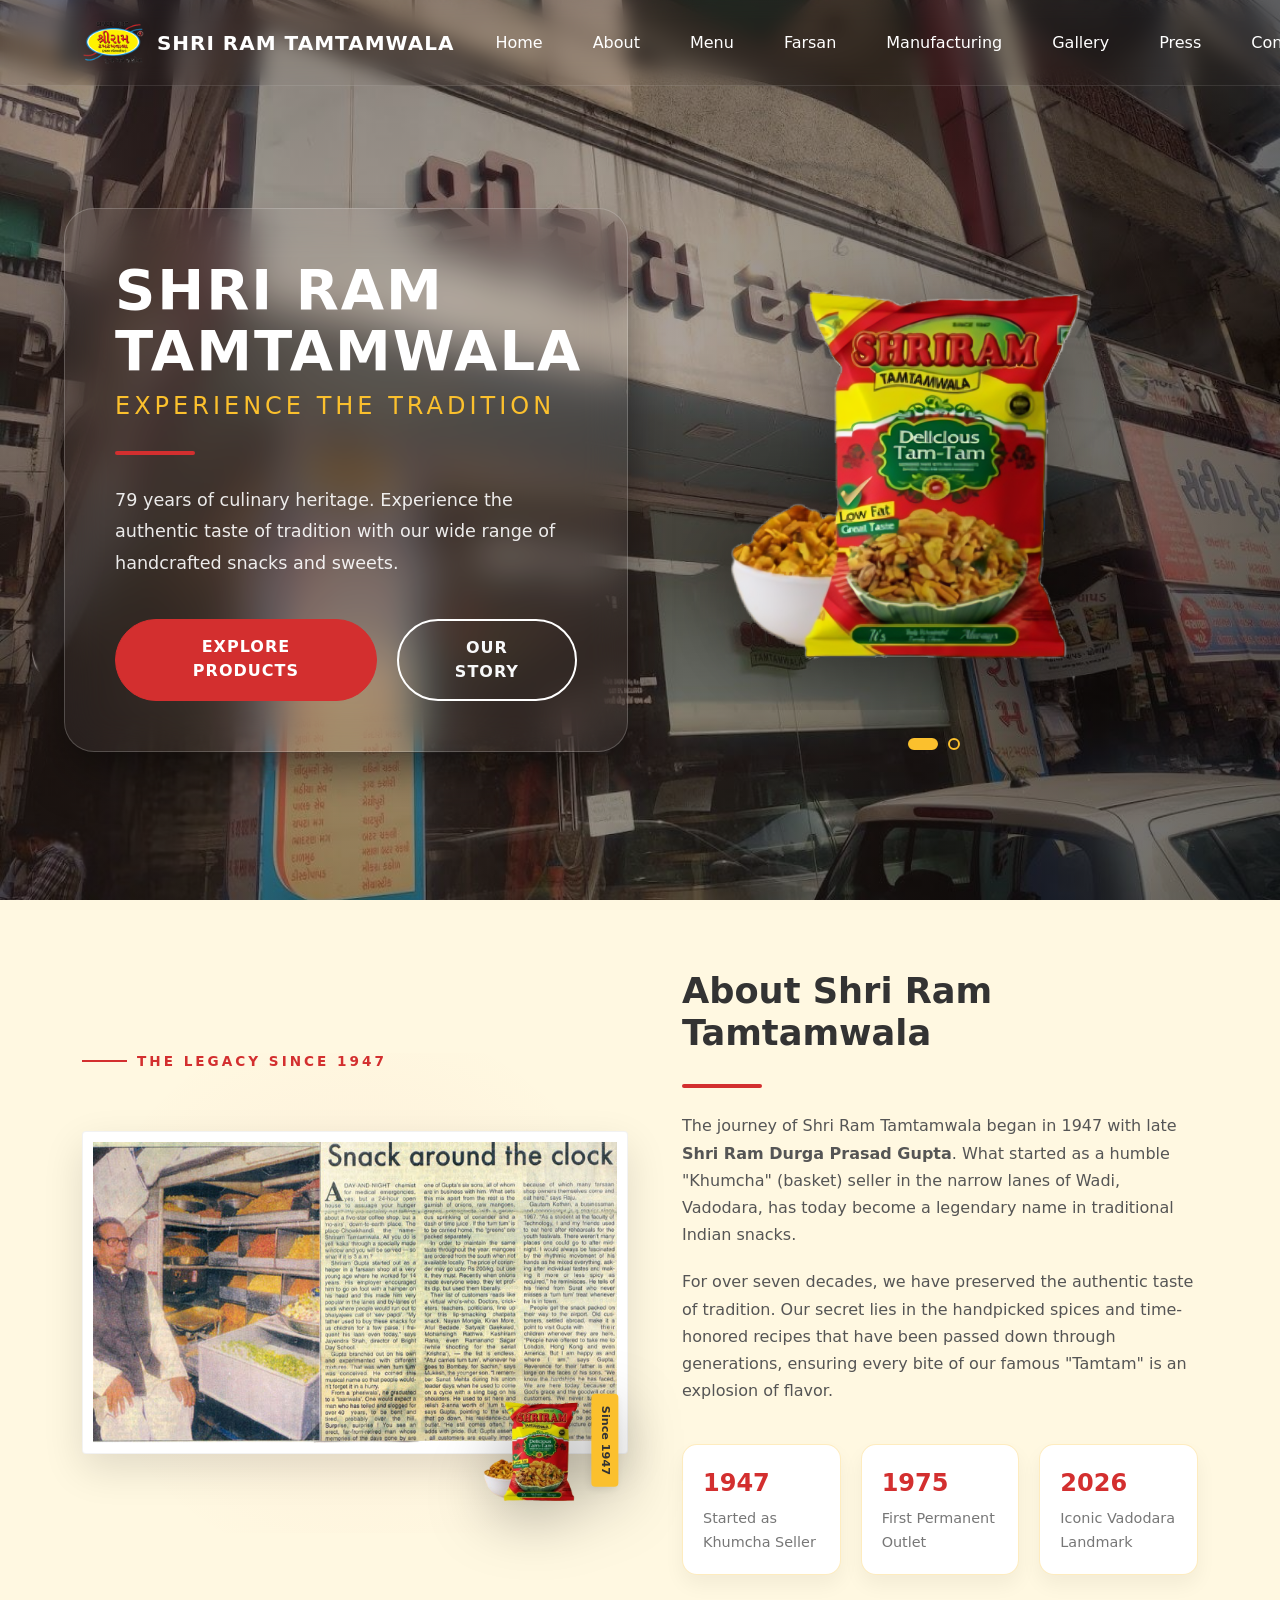
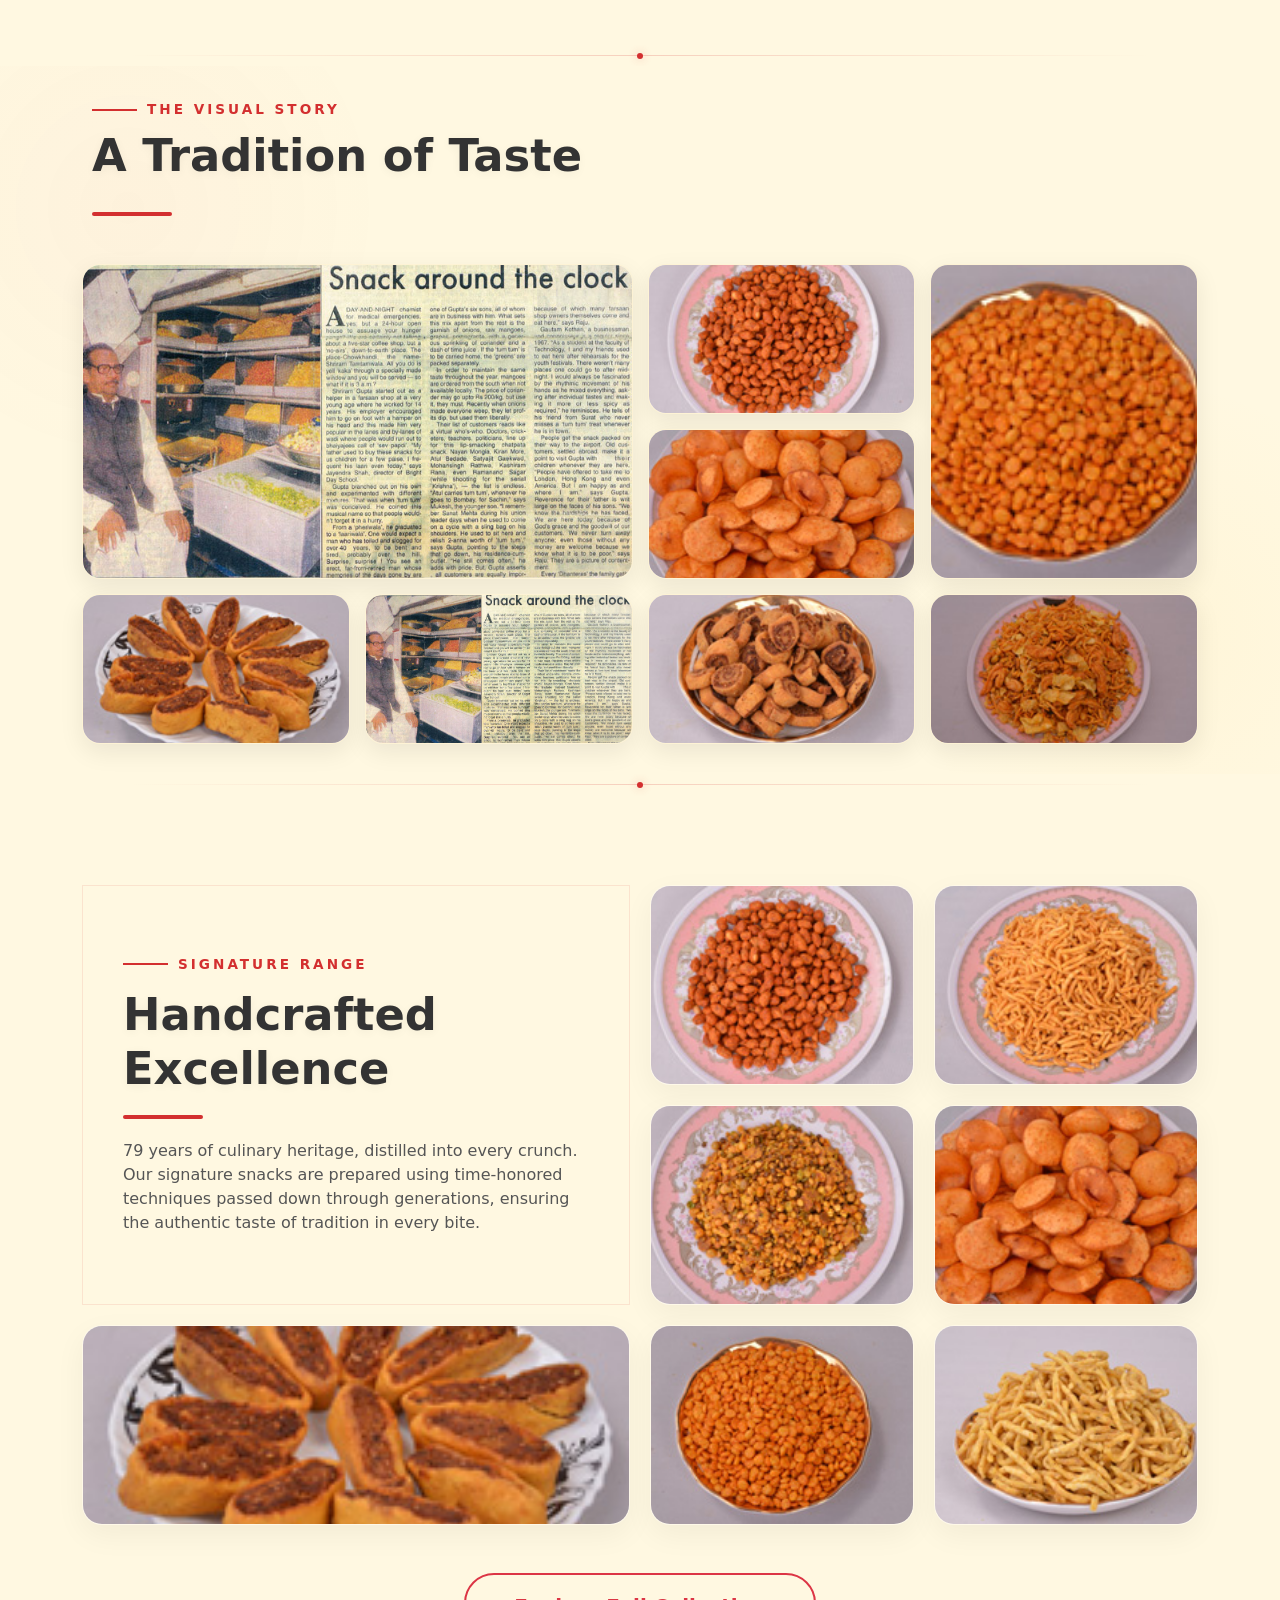
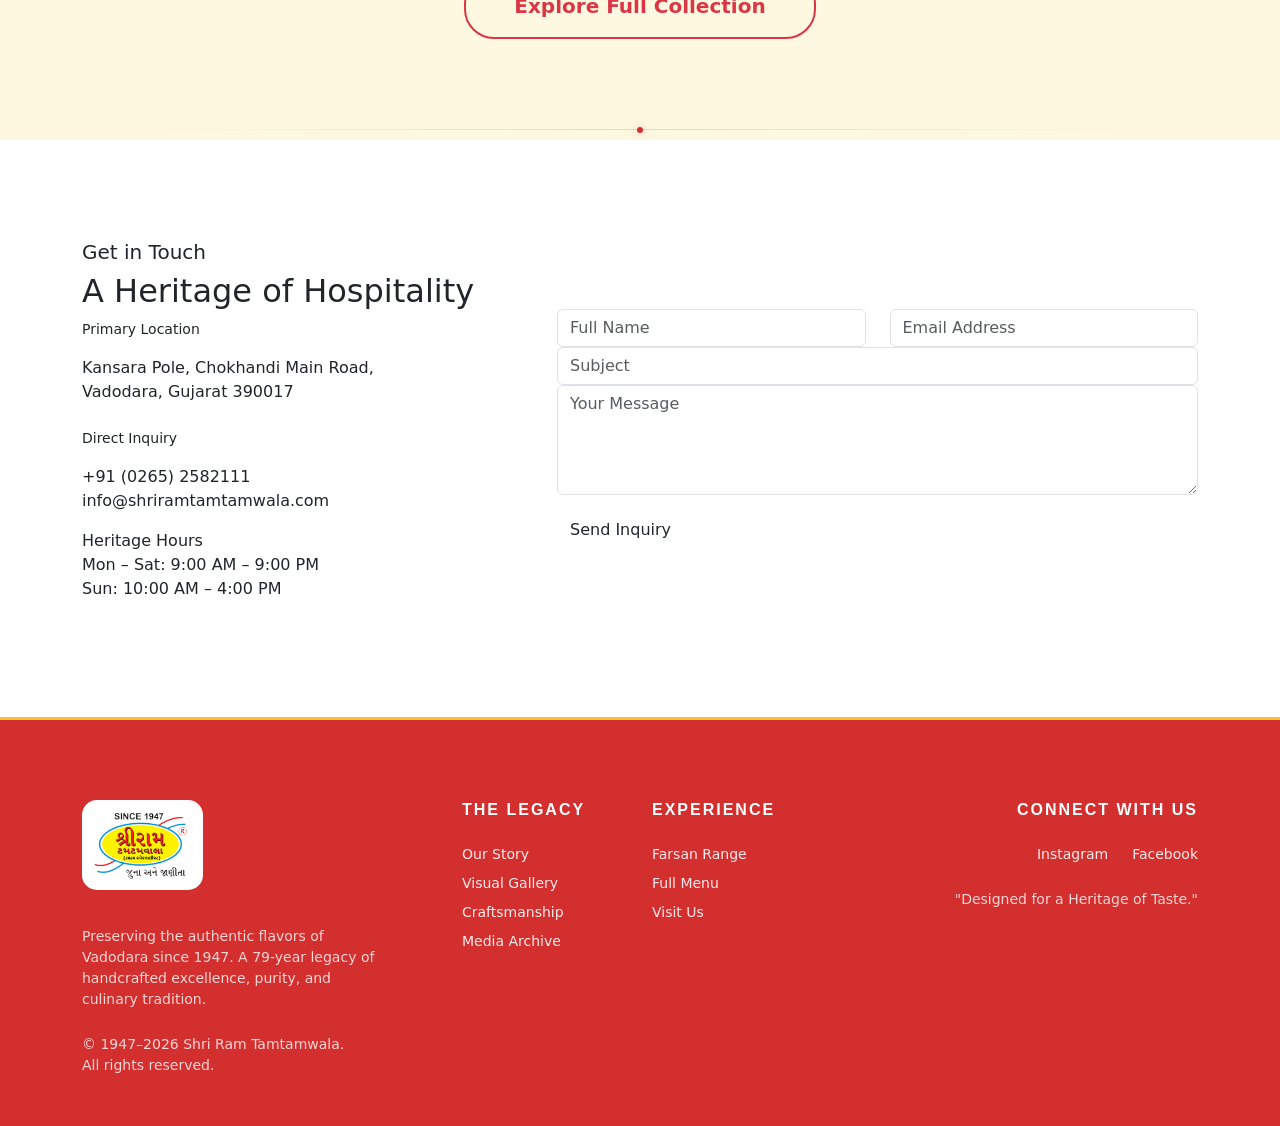
<file: index.html>
<!doctype html>
<html lang="en">
  <head>
    <meta charset="utf-8" />
    <meta name="viewport" content="width=device-width, initial-scale=1" />
    <title>Shri Ram Tamtamwala</title>
    <link
      href="https://cdn.jsdelivr.net/npm/bootstrap@5.3.3/dist/css/bootstrap.min.css"
      rel="stylesheet"
      integrity="sha384-QWTKZyjpPEjISv5WaRU9OFeRpok6YctnYmDr5pNlyT2bRjXh0JMhjY6hW+ALEwIH"
      crossorigin="anonymous"
    />
    <link rel="stylesheet" href="styles.css" />
  </head>

  <body>
    <!--navbar-->
    <nav class="navbar navbar-expand-lg navbar-light navbar-custom fixed-top">
      <div class="container">
        <a class="navbar-brand" href="index.html">
          <img src="./Images/logo.png" alt="Shri Ram Tamtamwala Logo" />
          Shri Ram Tamtamwala
        </a>
        <button
          class="navbar-toggler"
          type="button"
          data-bs-toggle="collapse"
          data-bs-target="#navbarNav"
          aria-controls="navbarNav"
          aria-expanded="false"
          aria-label="Toggle navigation"
        >
          <span class="navbar-toggler-icon"></span>
        </button>
        <div class="collapse navbar-collapse" id="navbarNav">
          <ul class="navbar-nav ms-auto">
            <li class="nav-item"><a class="nav-link" href="index.html">Home</a></li>
            <li class="nav-item"><a class="nav-link" href="about.html">About</a></li>
            <li class="nav-item"><a class="nav-link" href="menu.html">Menu</a></li>
            <li class="nav-item"><a class="nav-link" href="farsan.html">Farsan</a></li>
            <li class="nav-item"><a class="nav-link" href="manufacturing.html">Manufacturing</a></li>
            <li class="nav-item"><a class="nav-link" href="gallery.html">Gallery</a></li>
            <li class="nav-item"><a class="nav-link" href="press.html">Press</a></li>
            <li class="nav-item"><a class="nav-link" href="contact.html">Contact</a></li>
          </ul>
        </div>
      </div>
    </nav>
    <!--hero section-->
    <div class="hero">
      <div class="container-fluid hero-container">
        <div class="row align-items-center">
          <div class="col-lg-6 hero-text-col">
            <div class="hero-content-card">
              <h1 class="hero-title">
                <span class="brand-name">Shri Ram Tamtamwala</span>
                <span class="hero-subtitle animated-subtitle"
                  >Experience the Tradition</span
                >
              </h1>
              <div class="hero-divider"></div>
              <p class="hero-description">
                <span class="heritage-years">79</span> years of culinary heritage. Experience the authentic taste of
                tradition with our wide range of handcrafted snacks and sweets.
              </p>
              <div class="hero-cta-group">
                <a href="#farshan" class="btn btn-primary hero-btn"
                  >Explore Products</a
                >
                <a
                  href="#about"
                  class="btn btn-outline-light hero-btn-secondary"
                  >Our Story</a
                >
              </div>
            </div>
          </div>
          <div class="col-lg-6 hero-image-col">
            <div class="hero-image-wrapper">
              <div
                id="heroCarousel"
                class="carousel slide carousel-fade"
                data-bs-ride="carousel"
              >
                <div class="carousel-inner">
                  <div class="carousel-item active">
                    <img
                      src="./Images/tamtam.png"
                      class="img-fluid"
                      alt="Tamtam"
                    />
                  </div>
                  <div class="carousel-item">
                    <img
                      src="./Images/tamtam-main-removebg-preview.png"
                      class="img-fluid"
                      alt="Tamtam Main"
                    />
                  </div>
                </div>
                <div class="carousel-indicators-custom">
                  <button
                    type="button"
                    data-bs-target="#heroCarousel"
                    data-bs-slide-to="0"
                    class="active"
                  ></button>
                  <button
                    type="button"
                    data-bs-target="#heroCarousel"
                    data-bs-slide-to="1"
                  ></button>
                </div>
              </div>
            </div>
          </div>
        </div>
      </div>
    </div>
    <!--About us-->
    <section class="about-section" id="about">
      <div class="container about-container">
        <div class="row align-items-center">
          <div class="col-lg-6 about-image-col">
            <h5 class="about-pretitle mb-4">The Legacy Since 1947</h5>
            <div class="about-image-wrapper">
              <div class="about-glow-effect"></div>
              <div class="press-cutout-container">
                <img
                  src="./Images/press.jpg"
                  alt="News Recognition"
                  class="about-press-img"
                />
              </div>
              <div class="product-cutout-overlay">
                <img
                  src="./Images/tamtam6-removebg-preview.png"
                  alt="Shri Ram Tamtam"
                  class="about-cutout-img-small"
                />
                <div class="experience-tag">Since 1947</div>
              </div>
            </div>
          </div>
          <div class="col-lg-6 about-text-col">
            <div class="about-content">
              <h2 class="about-title">About Shri Ram Tamtamwala</h2>
              <div class="hero-divider mb-4"></div>
              <p class="about-description">
                The journey of Shri Ram Tamtamwala began in 1947 with late
                <strong>Shri Ram Durga Prasad Gupta</strong>. What started as a
                humble "Khumcha" (basket) seller in the narrow lanes of Wadi,
                Vadodara, has today become a legendary name in traditional
                Indian snacks.
              </p>
              <p class="about-description">
                For over seven decades, we have preserved the authentic taste of
                tradition. Our secret lies in the handpicked spices and
                time-honored recipes that have been passed down through
                generations, ensuring every bite of our famous "Tamtam" is an
                explosion of flavor.
              </p>
              <div class="milestone-grid">
                <div class="milestone-item">
                  <span class="milestone-year">1947</span>
                  <span class="milestone-text">Started as Khumcha Seller</span>
                </div>
                <div class="milestone-item">
                  <span class="milestone-year">1975</span>
                  <span class="milestone-text">First Permanent Outlet</span>
                </div>
                <div class="milestone-item">
                  <span class="milestone-year current-year">2026</span>
                  <span class="milestone-text">Iconic Vadodara Landmark</span>
                </div>
              </div>
            </div>
          </div>
        </div>
      </div>
    </section>

    <!-- Divider -->
    <div class="section-divider-container">
      <div class="section-divider"></div>
    </div>

    <!-- Gallery Redesign -->
    <section class="gallery-section" id="gallery">
      <div class="container">
        <div class="gallery-header mb-5">
          <h5 class="about-pretitle mb-3">The Visual Story</h5>
          <h2 class="gallery-title">A Tradition of Taste</h2>
          <div class="hero-divider"></div>
        </div>

        <div class="bento-grid">
          <!-- Founder / Heritage (2x2) -->
          <div class="bento-item item-founder">
            <img
              src="./Images/press.jpg"
              alt="Founder Shri Ram Gupta"
              class="bento-img"
            />
            <div class="bento-overlay">
              <span class="bento-category">Heritage</span>
              <h3 class="bento-caption">Founder Shri Ram Gupta</h3>
            </div>
          </div>

          <!-- Famous Tamtam (1x1) -->
          <div class="bento-item item-product">
            <img
              src="./Images/photo.jpg"
              alt="Famous Tamtam"
              class="bento-img"
            />
            <div class="bento-overlay">
              <span class="bento-category">Iconic</span>
              <h3 class="bento-caption">Famous Tamtam Mix</h3>
            </div>
          </div>

          <!-- Storefront (1x3) -->
          <div class="bento-item item-location">
            <img
              src="./Images/photo (4).jpg"
              alt="Storefront"
              class="bento-img"
            />
            <div class="bento-overlay">
              <span class="bento-category">Location</span>
              <h3 class="bento-caption">Wadi, Vadodara</h3>
            </div>
          </div>

          <!-- Shop Atmosphere (1x2) -->
          <div class="bento-item item-atmosphere">
            <img
              src="./Images/photo (3).jpg"
              alt="Shop Interior"
              class="bento-img"
            />
            <div class="bento-overlay">
              <span class="bento-category">Atmosphere</span>
              <h3 class="bento-caption">Quality & Tradition</h3>
            </div>
          </div>

          <!-- Variety (1x1) -->
          <div class="bento-item item-variety">
            <img
              src="./Images/photo (6).jpg"
              alt="Lasan Bhakharvadi"
              class="bento-img"
            />
            <div class="bento-overlay">
              <span class="bento-category">Variety</span>
              <h3 class="bento-caption">Lasan Bhakharvadi</h3>
            </div>
          </div>

          <!-- Press Recognition (1x1) -->
          <div class="bento-item item-press">
            <img
              src="./Images/press.jpg"
              alt="Media Recognition"
              class="bento-img"
            />
            <div class="bento-overlay">
              <span class="bento-category">Press</span>
              <h3 class="bento-caption">National Recognition</h3>
            </div>
          </div>

          <!-- Additional Product: Lasan Sev (1x1) -->
          <div class="bento-item item-extra-1">
            <img
              src="./Images/photo (7).jpg"
              alt="Lasan Sev"
              class="bento-img"
            />
            <div class="bento-overlay">
              <span class="bento-category">Variety</span>
              <h3 class="bento-caption">Lasan Sev</h3>
            </div>
          </div>

          <!-- Additional Product: Bhavnagari (1x1) -->
          <div class="bento-item item-extra-2">
            <img
              src="./Images/photo%20(13).jpg"
              alt="Bhavnagari Gathiya"
              class="bento-img"
            />
            <div class="bento-overlay">
              <span class="bento-category">Traditional</span>
              <h3 class="bento-caption">Bhavnagari Gathiya</h3>
            </div>
          </div>
        </div>
      </div>
    </section>

    <!-- Divider -->
    <div class="section-divider-container">
      <div class="section-divider"></div>
    </div>

    <!-- Integrated Farshan Bento Section -->
    <section class="product-section" id="farshan">
      <div class="container">
        <div class="farshan-bento">
          <!-- Text Story Tile (2x2) -->
          <div class="farshan-text-card">
            <h5 class="about-pretitle mb-3" style="text-align: left; margin: 0">Signature Range</h5>
            <h2 class="gallery-title" style="text-align: left; margin: 0 0 20px 0">Handcrafted Excellence</h2>
            <div class="hero-divider" style="margin: 0 0 20px 0"></div>
            <p class="boutique-desc" style="text-align: left; margin: 0; max-width: 100%; color: #555;">
              <span class="heritage-years">79</span> years of culinary heritage, distilled into every crunch. Our signature snacks are prepared using time-honored techniques passed down through generations, ensuring the authentic taste of tradition in every bite.
            </p>
          </div>

          <!-- Product 1 (1x1) -->
          <div class="farshan-item">
            <img src="./Images/photo.jpg" class="farshan-img" alt="Singbhajiya" />
            <div class="farshan-overlay">
              <h5 class="product-card-title text-white mb-0">Classic Singbhajiya</h5>
            </div>
          </div>

          <!-- Product 2 (1x1) -->
          <div class="farshan-item">
            <img src="./Images/photo (2).jpg" class="farshan-img" alt="Tikhi Sev" />
            <div class="farshan-overlay">
              <h5 class="product-card-title text-white mb-0">Signature Tikhi Sev</h5>
            </div>
          </div>

          <!-- Product 3 (1x1) -->
          <div class="farshan-item">
            <img src="./Images/photo (1).jpg" class="farshan-img" alt="Mix Kathod" />
            <div class="farshan-overlay">
              <h5 class="product-card-title text-white mb-0">Premium Mix Kathod</h5>
            </div>
          </div>

          <!-- Product 4 (1x1) -->
          <div class="farshan-item">
            <img src="./Images/photo (3).jpg" class="farshan-img" alt="Jada mathiya" />
            <div class="farshan-overlay">
              <h5 class="product-card-title text-white mb-0">Hand-rolled Mathiya</h5>
            </div>
          </div>

          <!-- Product 5 (Wide 2x1) -->
          <div class="farshan-item farshan-item-wide">
            <img src="./Images/photo (6).jpg" class="farshan-img" alt="Lasan Bhakharvadi" />
            <div class="farshan-overlay">
              <h5 class="product-card-title text-white mb-0">Signature Lasan Bhakharvadi</h5>
            </div>
          </div>

          <!-- Product 6 (1x1) -->
          <div class="farshan-item">
            <img src="./Images/photo (4).jpg" class="farshan-img" alt="Chana dal" />
            <div class="farshan-overlay">
              <h5 class="product-card-title text-white mb-0">Traditional Chana Dal</h5>
            </div>
          </div>

          <!-- Product 7 (1x1) -->
          <div class="farshan-item">
            <img src="./Images/photo (5).jpg" class="farshan-img" alt="Limbu-Mari Sev" />
            <div class="farshan-overlay">
              <h5 class="product-card-title text-white mb-0">Limbu Mari Sev</h5>
            </div>
          </div>
        </div>

        <div class="text-center mt-5">
          <a href="menu.html" class="btn btn-outline-danger btn-lg px-5 py-3" style="border-radius: 30px; font-weight: 700; border-width: 2px;">
            Explore Full Collection
          </a>
        </div>
      </div>
    </section>

    <!-- Divider -->
    <div class="section-divider-container">
      <div class="section-divider"></div>
    </div>

    <!-- Heritage Contact Section -->
    <section class="contact-section" id="contact">
      <div class="container">
        <div class="row align-items-center">
          <!-- Info Column -->
          <div class="col-lg-5">
            <div class="heritage-info-block">
              <h5 class="contact-pretitle">Get in Touch</h5>
              <h2 class="contact-main-title">A Heritage of Hospitality</h2>
              
              <div class="info-item">
                <p class="info-label small">Primary Location</p>
                <p class="info-value">Kansara Pole, Chokhandi Main Road,<br>Vadodara, Gujarat 390017</p>
                
                <p class="info-label small mt-4">Direct Inquiry</p>
                <p class="info-value">+91 (0265) 2582111<br>info@shriramtamtamwala.com</p>
              </div>

              <div class="info-item">
                <span class="info-label">Heritage Hours</span>
                <p class="info-value">Mon – Sat: 9:00 AM – 9:00 PM<br>Sun: 10:00 AM – 4:00 PM</p>
              </div>
            </div>
          </div>

          <!-- Form Column -->
          <div class="col-lg-7">
            <div class="contact-glass-card">
              <form>
                <div class="row">
                  <div class="col-md-6">
                    <input type="text" class="form-control luxury-input" placeholder="Full Name" required>
                  </div>
                  <div class="col-md-6">
                    <input type="email" class="form-control luxury-input" placeholder="Email Address" required>
                  </div>
                </div>
                <input type="text" class="form-control luxury-input" placeholder="Subject" required>
                <textarea class="form-control luxury-input" rows="4" placeholder="Your Message" required></textarea>
                <button type="submit" class="btn btn-luxury mt-3">Send Inquiry</button>
              </form>
            </div>
          </div>
        </div>
      </div>
    </section>

    <!-- Luxury Heritage Footer -->
    <footer class="footer-custom">
      <div class="container">
        <div class="row gy-5">
          <!-- Logo & Mission -->
          <div class="col-lg-4 col-md-12 text-center text-lg-start">
            <div class="footer-logo">
              <img src="./Images/logo.png" alt="Shri Ram Tamtamwala Logo">
            </div>
            <p class="text-muted small pe-lg-5 mt-3">
              Preserving the authentic flavors of Vadodara since 1947. A <span class="heritage-years">79</span>-year legacy of handcrafted excellence, purity, and culinary tradition.
            </p>
            <p class="text-muted small mt-4 mb-0">© 1947–<span class="current-year">2026</span> Shri Ram Tamtamwala.<br>All rights reserved.</p>
          </div>
          
          <!-- Navigation -->
          <div class="col-lg-2 col-6">
            <h6 class="text-uppercase fw-bold ls-2">The Legacy</h6>
            <ul class="list-unstyled small">
              <li class="mb-2"><a href="about.html" class="text-decoration-none">Our Story</a></li>
              <li class="mb-2"><a href="gallery.html" class="text-decoration-none">Visual Gallery</a></li>
              <li class="mb-2"><a href="manufacturing.html" class="text-decoration-none">Craftsmanship</a></li>
              <li class="mb-2"><a href="press.html" class="text-decoration-none">Media Archive</a></li>
            </ul>
          </div>

          <!-- Quick Links -->
          <div class="col-lg-2 col-6">
            <h6 class="text-uppercase fw-bold ls-2">Experience</h6>
            <ul class="list-unstyled small">
              <li class="mb-2"><a href="farsan.html" class="text-decoration-none">Farsan Range</a></li>
              <li class="mb-2"><a href="menu.html" class="text-decoration-none">Full Menu</a></li>
              <li class="nav-item"><a class="text-decoration-none" href="contact.html">Visit Us</a></li>
            </ul>
          </div>

          <!-- Socials -->
          <div class="col-lg-4 col-md-12 text-center text-lg-end">
            <h6 class="text-uppercase fw-bold ls-2">Connect With Us</h6>
            <div class="d-flex justify-content-center justify-content-lg-end gap-4 mb-4 mt-3">
              <a href="https://www.instagram.com/shri_ram_tamtamwala/" target="_blank" class="text-decoration-none small">Instagram</a>
              <a href="https://www.facebook.com/shriramtamtamwala2" target="_blank" class="text-decoration-none small">Facebook</a>
            </div>
            <p class="text-muted small mb-0">"Designed for a Heritage of Taste."</p>
          </div>
        </div>
      </div>
    </footer>
    <script
      src="https://cdn.jsdelivr.net/npm/bootstrap@5.3.3/dist/js/bootstrap.bundle.min.js"
      integrity="sha384-YvpcrYf0tY3lHB60NNkmXc5s9fDVZLESaAA55NDzOxhy9GkcIdslK1eN7N6jIeHz"
      crossorigin="anonymous"
    ></script>

    <script src="main.js" defer></script>
  </body>
</html>
</file>
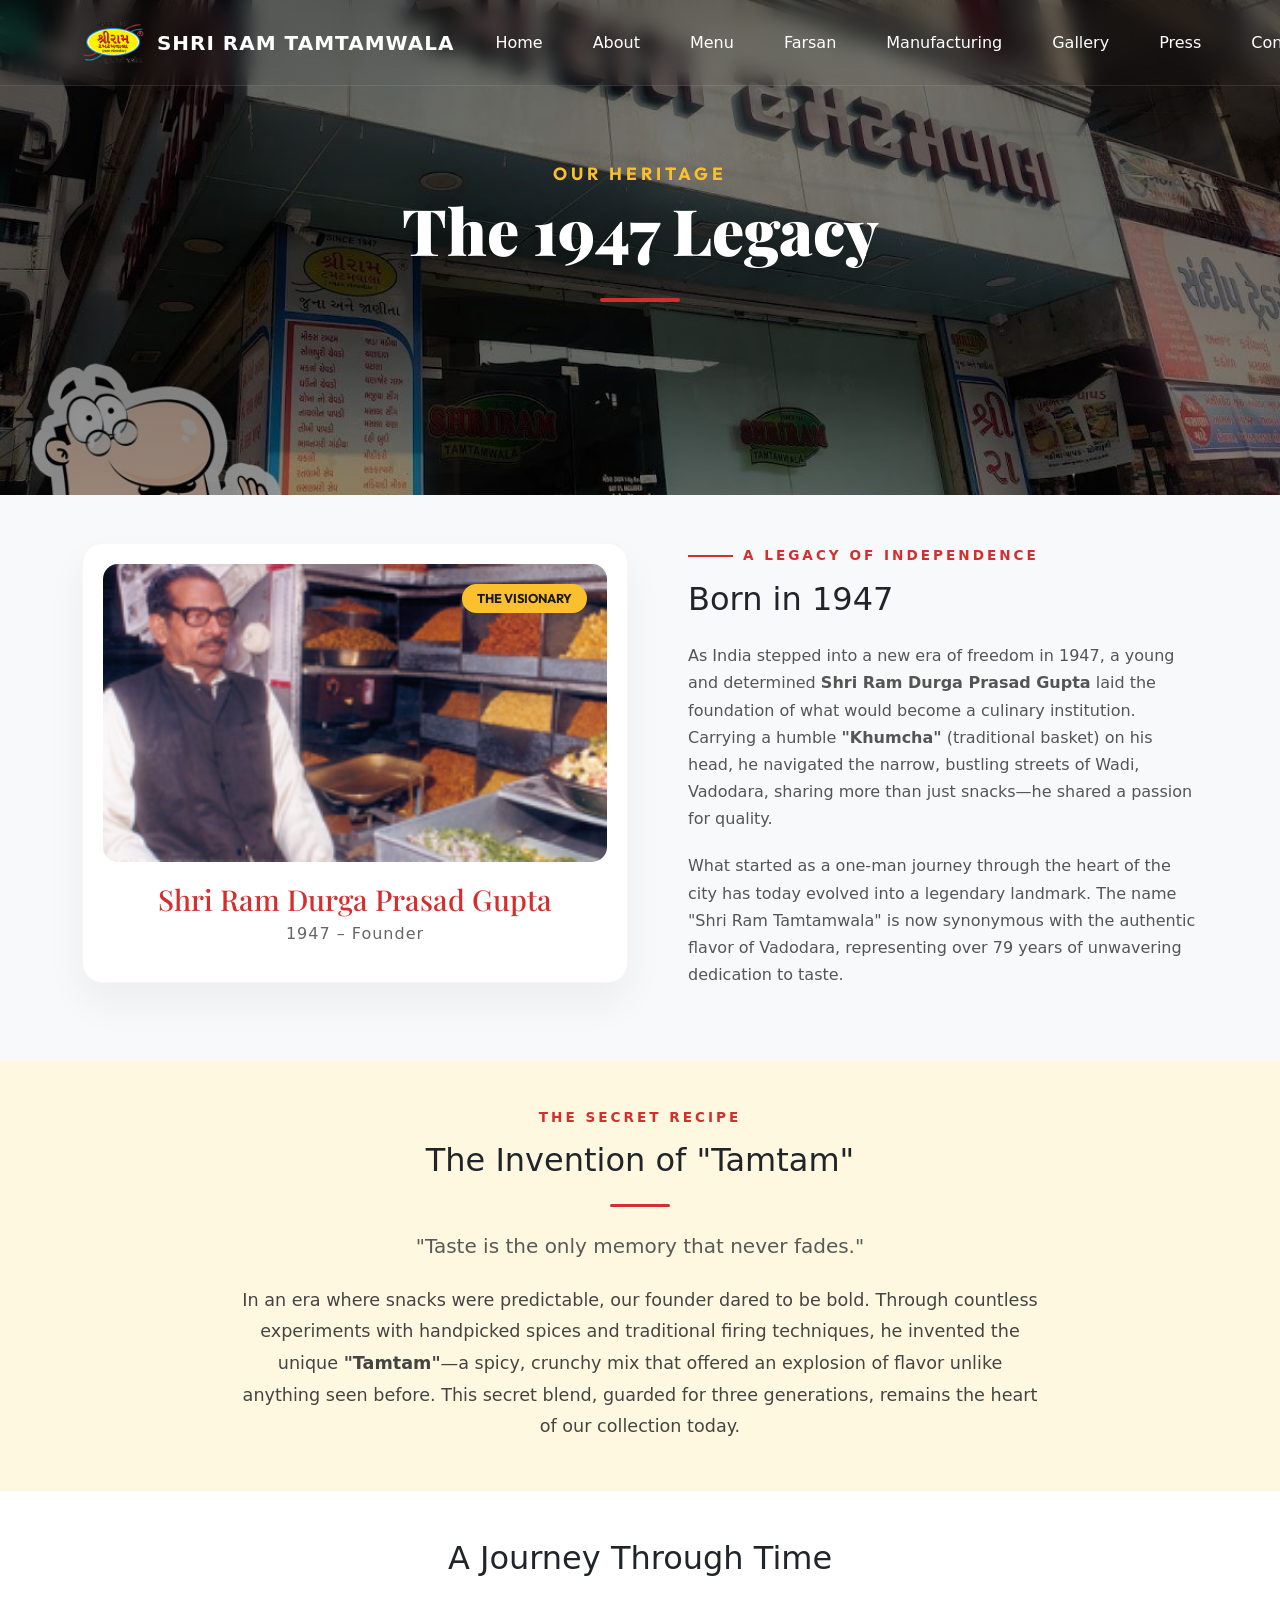
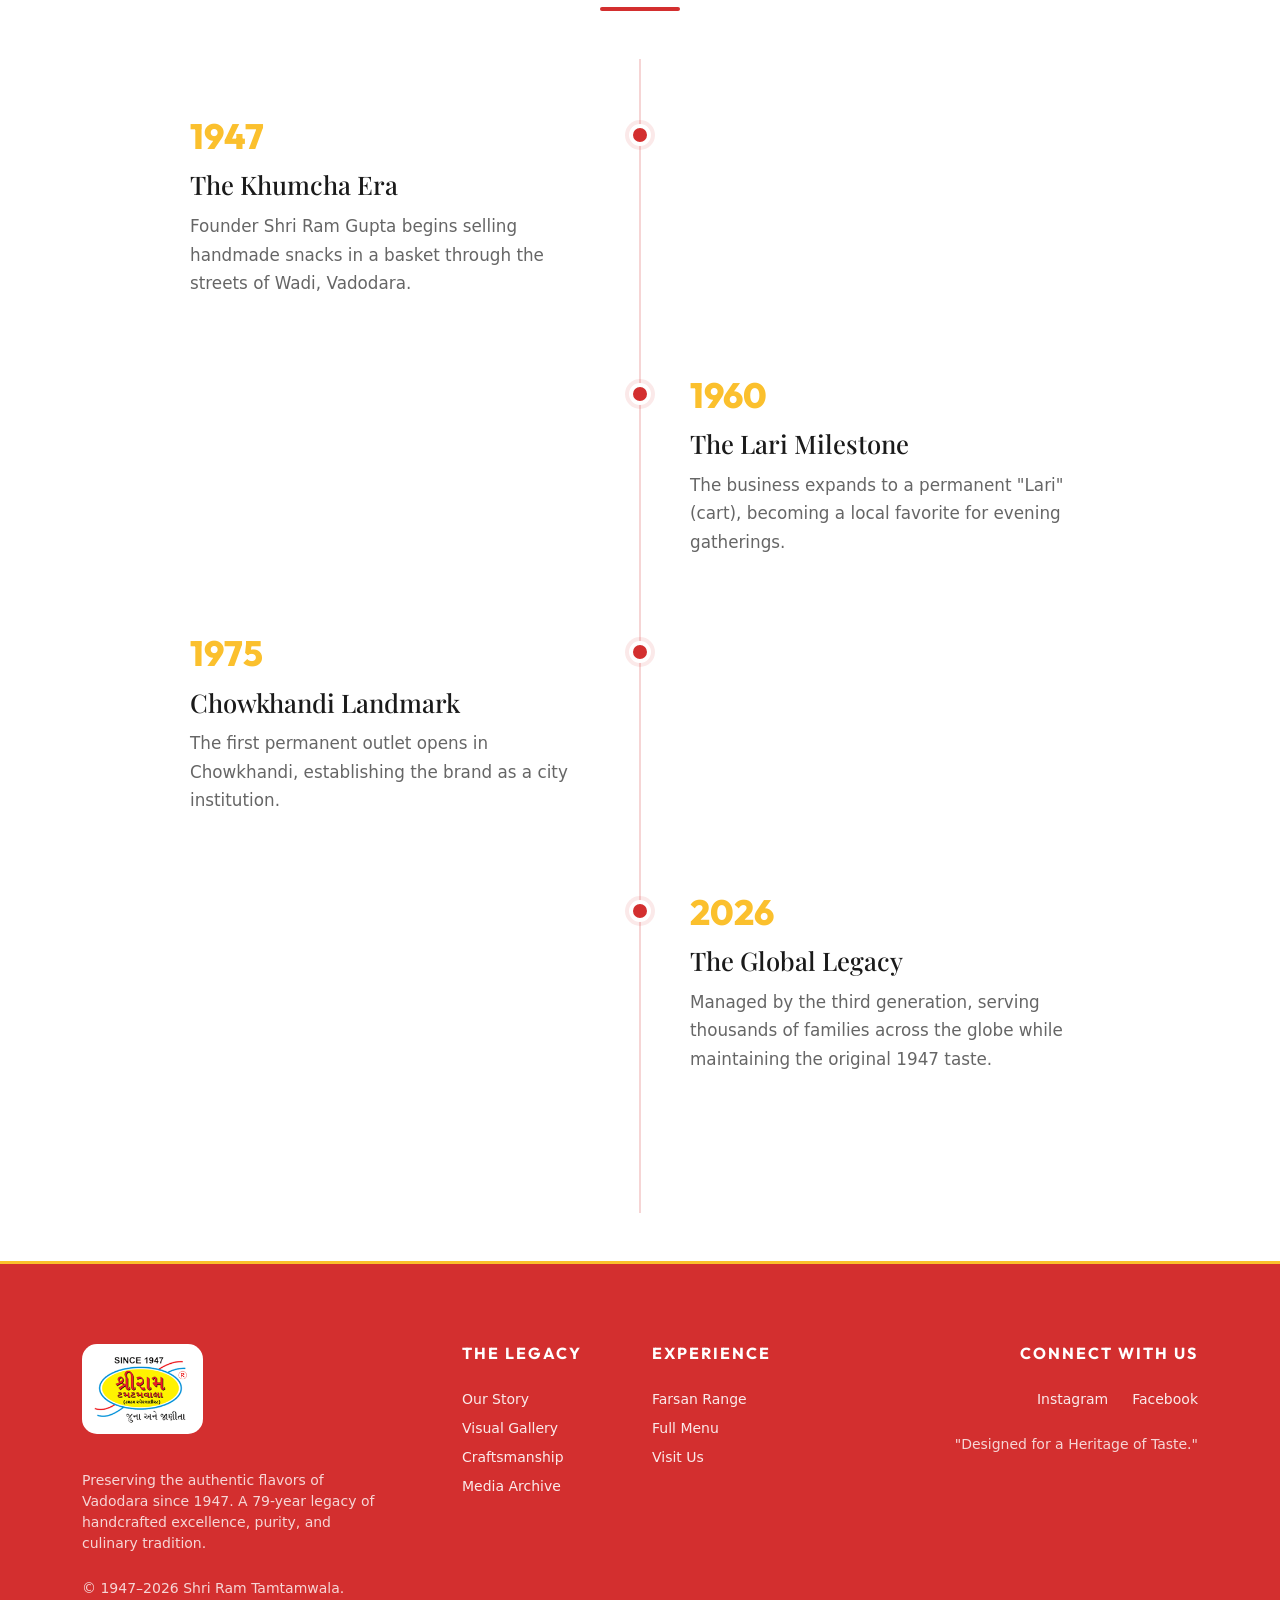
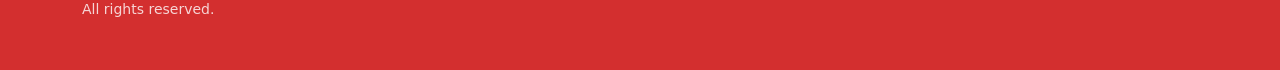
<file: about.html>
<!doctype html>
<html lang="en">
  <head>
    <meta charset="UTF-8" />
    <meta name="viewport" content="width=device-width, initial-scale=1.0" />
    <title>Our Heritage | Shri Ram Tamtamwala</title>
    <link
      href="https://cdn.jsdelivr.net/npm/bootstrap@5.3.3/dist/css/bootstrap.min.css"
      rel="stylesheet"
    />
    <link
      href="https://fonts.googleapis.com/css2?family=Playfair+Display:wght@400;700;900&family=Inter:wght@300;400;600&family=Outfit:wght@300;400;700;800&display=swap"
      rel="stylesheet"
    />
    <link rel="stylesheet" href="styles.css" />
  </head>
  <body>
    <!-- Navbar -->
    <nav class="navbar navbar-expand-lg navbar-light navbar-custom fixed-top">
      <div class="container">
        <a class="navbar-brand" href="index.html">
          <img src="./Images/logo.png" alt="Shri Ram Tamtamwala Logo" />
          Shri Ram Tamtamwala
        </a>
        <button
          class="navbar-toggler"
          type="button"
          data-bs-toggle="collapse"
          data-bs-target="#navbarNav"
        >
          <span class="navbar-toggler-icon"></span>
        </button>
        <div class="collapse navbar-collapse" id="navbarNav">
          <ul class="navbar-nav ms-auto">
            <li class="nav-item">
              <a class="nav-link" href="index.html">Home</a>
            </li>
            <li class="nav-item">
              <a class="nav-link active" href="about.html">About</a>
            </li>
            <li class="nav-item">
              <a class="nav-link" href="menu.html">Menu</a>
            </li>
            <li class="nav-item">
              <a class="nav-link" href="farsan.html">Farsan</a>
            </li>
            <li class="nav-item">
              <a class="nav-link" href="manufacturing.html">Manufacturing</a>
            </li>
            <li class="nav-item">
              <a class="nav-link" href="gallery.html">Gallery</a>
            </li>
            <li class="nav-item">
              <a class="nav-link" href="press.html">Press</a>
            </li>
            <li class="nav-item">
              <a class="nav-link" href="contact.html">Contact</a>
            </li>
          </ul>
        </div>
      </div>
    </nav>

    <!-- Page Hero -->
    <header class="page-hero">
      <div class="page-hero-content container">
        <h5 class="page-hero-subtitle">Our Heritage</h5>
        <h1 class="page-hero-title">The 1947 Legacy</h1>
        <div class="hero-divider mx-auto"></div>
      </div>
    </header>

    <!-- Heritage Section: The Origin -->
    <section class="about-heritage-section py-5">
      <div class="container">
        <div class="row align-items-center gy-5">
          <div class="col-lg-6">
            <div class="founder-card">
              <div class="founder-image-wrapper">
                <img
                  src="./Images/owner.png"
                  alt="Founder Shri Ram Durga Prasad Gupta"
                  class="founder-img"
                />
                <div class="founder-badge">The Visionary</div>
              </div>
              <div class="founder-info">
                <h3 class="founder-name">Shri Ram Durga Prasad Gupta</h3>
                <p class="founder-years">1947 – Founder</p>
              </div>
            </div>
          </div>
          <div class="col-lg-6 ps-lg-5">
            <h5 class="about-pretitle mb-3">A Legacy of Independence</h5>
            <h2 class="section-title mb-4">Born in 1947</h2>
            <p class="about-description">
              As India stepped into a new era of freedom in 1947, a young and
              determined <strong>Shri Ram Durga Prasad Gupta</strong> laid the
              foundation of what would become a culinary institution. Carrying a
              humble <strong>"Khumcha"</strong> (traditional basket) on his
              head, he navigated the narrow, bustling streets of Wadi, Vadodara,
              sharing more than just snacks—he shared a passion for quality.
            </p>
            <p class="about-description">
              What started as a one-man journey through the heart of the city
              has today evolved into a legendary landmark. The name "Shri Ram
              Tamtamwala" is now synonymous with the authentic flavor of
              Vadodara, representing over <span class="heritage-years">79</span> years of unwavering dedication to
              taste.
            </p>
          </div>
        </div>
      </div>
    </section>

    <!-- The Invention of Tamtam Section -->
    <section
      class="tamtam-story-section py-5"
      style="background-color: #fff8e1"
    >
      <div class="container text-center">
        <div class="max-w-800 mx-auto">
          <h5 class="about-pretitle mb-3">The Secret Recipe</h5>
          <h2 class="section-title mb-4">The Invention of "Tamtam"</h2>
          <div class="hero-divider mx-auto mb-4"></div>
          <p class="lead italic text-muted mb-4">
            "Taste is the only memory that never fades."
          </p>
          <p class="about-description">
            In an era where snacks were predictable, our founder dared to be
            bold. Through countless experiments with handpicked spices and
            traditional firing techniques, he invented the unique
            <strong>"Tamtam"</strong>—a spicy, crunchy mix that offered an
            explosion of flavor unlike anything seen before. This secret blend,
            guarded for three generations, remains the heart of our collection
            today.
          </p>
        </div>
      </div>
    </section>

    <!-- Heritage Timeline -->
    <section class="timeline-section py-5 bg-white">
      <div class="container">
        <div class="text-center mb-5">
          <h2 class="section-title">A Journey Through Time</h2>
          <div class="hero-divider mx-auto"></div>
        </div>

        <div class="heritage-timeline">
          <div class="timeline-item">
            <div class="timeline-dot"></div>
            <div class="timeline-content">
              <span class="timeline-year">1947</span>
              <h4>The Khumcha Era</h4>
              <p>
                Founder Shri Ram Gupta begins selling handmade snacks in a
                basket through the streets of Wadi, Vadodara.
              </p>
            </div>
          </div>
          <div class="timeline-item">
            <div class="timeline-dot"></div>
            <div class="timeline-content">
              <span class="timeline-year">1960</span>
              <h4>The Lari Milestone</h4>
              <p>
                The business expands to a permanent "Lari" (cart), becoming a
                local favorite for evening gatherings.
              </p>
            </div>
          </div>
          <div class="timeline-item">
            <div class="timeline-dot"></div>
            <div class="timeline-content">
              <span class="timeline-year">1975</span>
              <h4>Chowkhandi Landmark</h4>
              <p>
                The first permanent outlet opens in Chowkhandi, establishing the
                brand as a city institution.
              </p>
            </div>
          </div>
          <div class="timeline-item">
            <div class="timeline-dot"></div>
            <div class="timeline-content">
              <span class="timeline-year current-year">2026</span>
              <h4>The Global Legacy</h4>
              <p>
                Managed by the third generation, serving thousands of families
                across the globe while maintaining the original 1947 taste.
              </p>
            </div>
          </div>
        </div>
      </div>
    </section>

    <!-- Luxury Heritage Footer -->
    <footer class="footer-custom">
      <div class="container">
        <div class="row gy-5">
          <!-- Logo & Mission -->
          <div class="col-lg-4 col-md-12 text-center text-lg-start">
            <div class="footer-logo">
              <img src="./Images/logo.png" alt="Shri Ram Tamtamwala Logo" />
            </div>
            <p class="text-muted small pe-lg-5 mt-3">
              Preserving the authentic flavors of Vadodara since 1947. A <span class="heritage-years">79</span>-year
              legacy of handcrafted excellence, purity, and culinary tradition.
            </p>
            <p class="text-muted small mt-4 mb-0">
              © 1947–<span class="current-year">2026</span> Shri Ram Tamtamwala.<br />All rights reserved.
            </p>
          </div>

          <!-- Navigation -->
          <div class="col-lg-2 col-6">
            <h6 class="text-uppercase fw-bold ls-2">The Legacy</h6>
            <ul class="list-unstyled small">
              <li class="mb-2">
                <a href="about.html" class="text-decoration-none">Our Story</a>
              </li>
              <li class="mb-2">
                <a href="gallery.html" class="text-decoration-none"
                  >Visual Gallery</a
                >
              </li>
              <li class="mb-2">
                <a href="manufacturing.html" class="text-decoration-none"
                  >Craftsmanship</a
                >
              </li>
              <li class="mb-2">
                <a href="press.html" class="text-decoration-none"
                  >Media Archive</a
                >
              </li>
            </ul>
          </div>

          <!-- Quick Links -->
          <div class="col-lg-2 col-6">
            <h6 class="text-uppercase fw-bold ls-2">Experience</h6>
            <ul class="list-unstyled small">
              <li class="mb-2">
                <a href="farsan.html" class="text-decoration-none"
                  >Farsan Range</a
                >
              </li>
              <li class="mb-2">
                <a href="menu.html" class="text-decoration-none">Full Menu</a>
              </li>
              <li class="nav-item">
                <a class="text-decoration-none" href="contact.html">Visit Us</a>
              </li>
            </ul>
          </div>

          <!-- Socials -->
          <div class="col-lg-4 col-md-12 text-center text-lg-end">
            <h6 class="text-uppercase fw-bold ls-2">Connect With Us</h6>
            <div
              class="d-flex justify-content-center justify-content-lg-end gap-4 mb-4 mt-3"
            >
              <a href="https://www.instagram.com/shri_ram_tamtamwala/" target="_blank" class="text-decoration-none small">Instagram</a>
              <a href="https://www.facebook.com/shriramtamtamwala2" target="_blank" class="text-decoration-none small">Facebook</a>
            </div>
            <p class="text-muted small mb-0">
              "Designed for a Heritage of Taste."
            </p>
          </div>
        </div>
      </div>
    </footer>

    <script src="https://cdn.jsdelivr.net/npm/bootstrap@5.3.3/dist/js/bootstrap.bundle.min.js"></script>
    <script src="main.js"></script>
  </body>
</html>
</file>
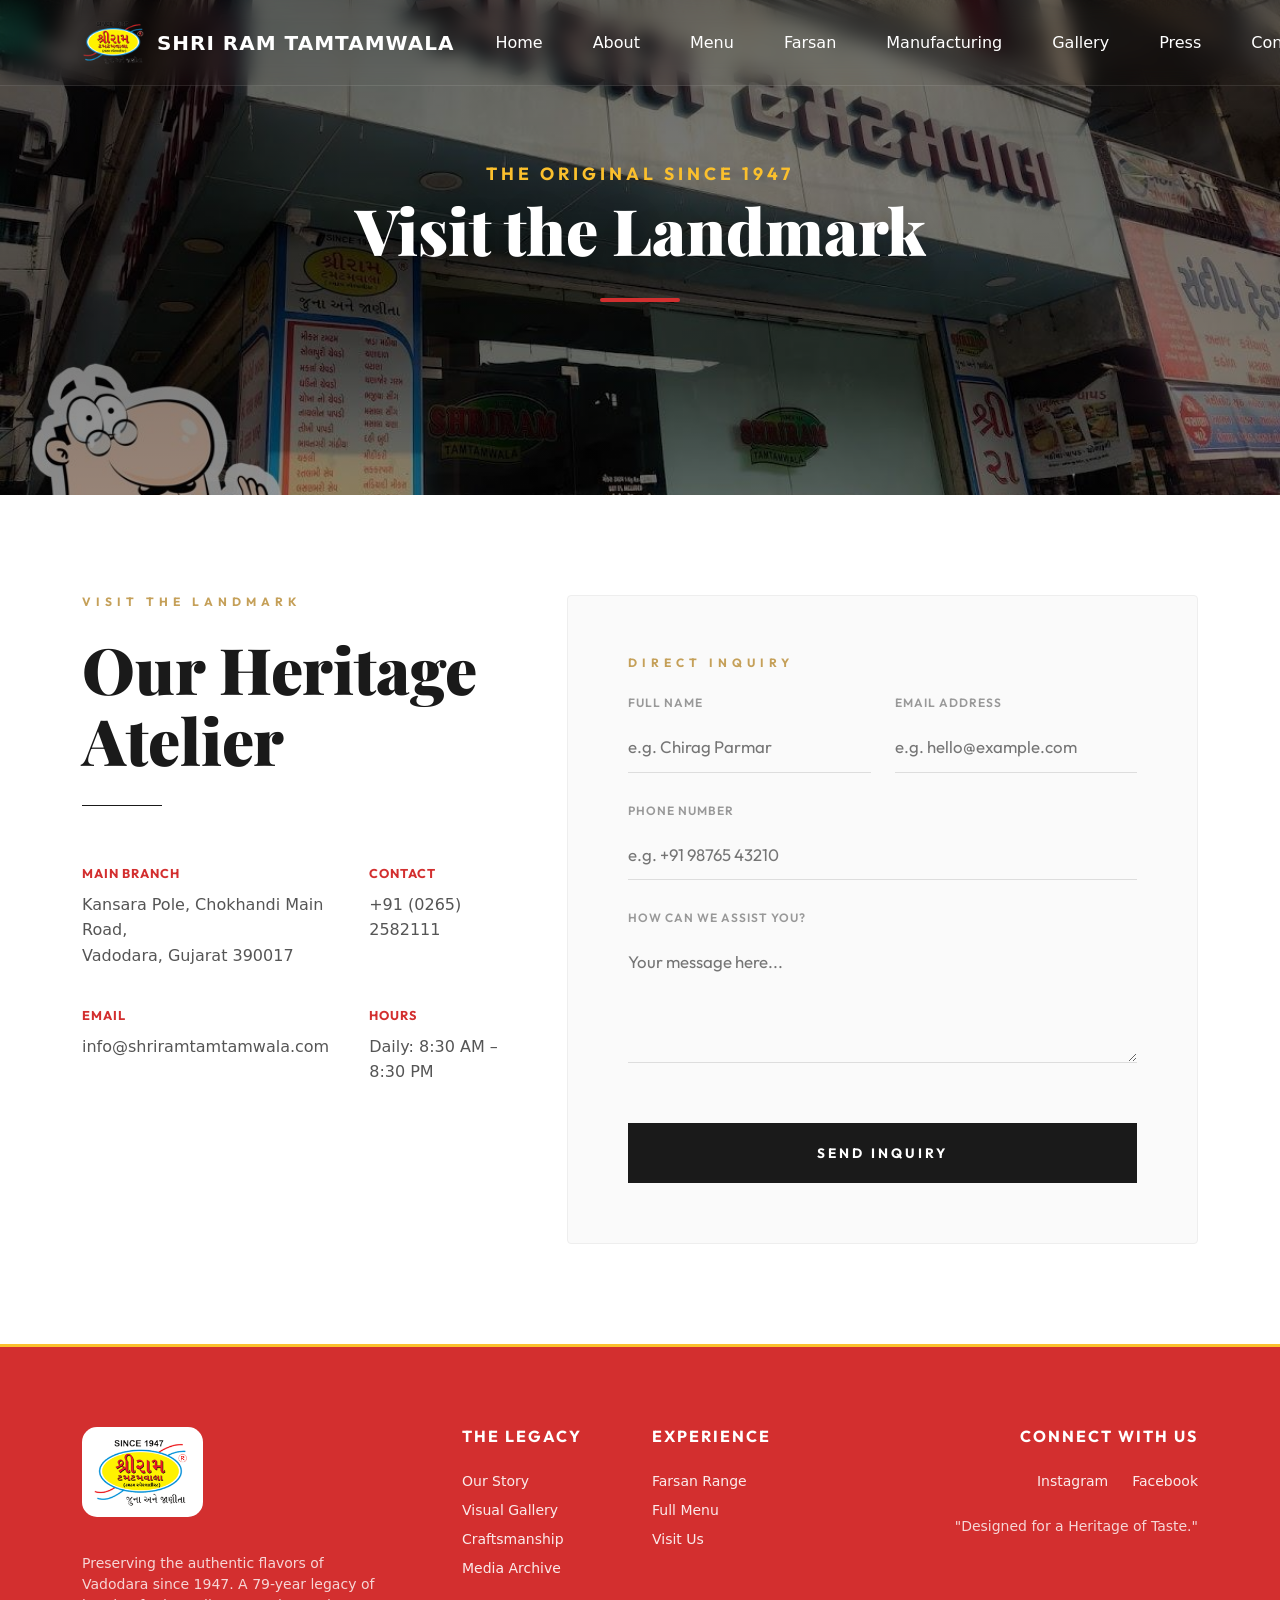
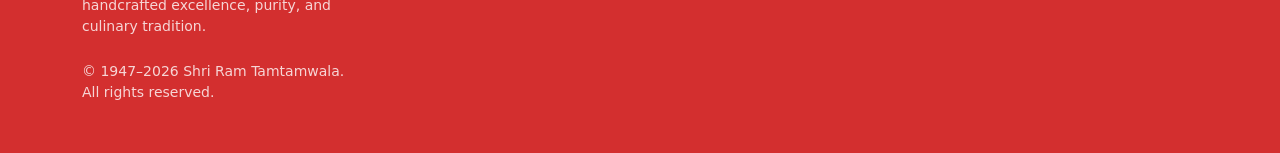
<file: contact.html>
<!doctype html>
<html lang="en">
  <head>
    <meta charset="UTF-8" />
    <meta name="viewport" content="width=device-width, initial-scale=1.0" />
    <title>Visit the Landmark | Shri Ram Tamtamwala</title>
    <!-- Google Fonts -->
    <link
      href="https://fonts.googleapis.com/css2?family=Outfit:wght@300;400;600;800&family=Playfair+Display:wght@700;900&display=swap"
      rel="stylesheet"
    />
    <!-- Bootstrap CSS -->
    <link
      href="https://cdn.jsdelivr.net/npm/bootstrap@5.3.3/dist/css/bootstrap.min.css"
      rel="stylesheet"
    />
    <link rel="stylesheet" href="styles.css" />
  </head>
  <body>
    <!-- Navbar -->
    <nav class="navbar navbar-expand-lg navbar-light navbar-custom fixed-top">
      <div class="container">
        <a class="navbar-brand" href="index.html">
          <img src="./Images/logo.png" alt="Shri Ram Tamtamwala Logo" />
          Shri Ram Tamtamwala
        </a>
        <button
          class="navbar-toggler"
          type="button"
          data-bs-toggle="collapse"
          data-bs-target="#navbarNav"
        >
          <span class="navbar-toggler-icon"></span>
        </button>
        <div class="collapse navbar-collapse" id="navbarNav">
          <ul class="navbar-nav ms-auto">
            <li class="nav-item">
              <a class="nav-link" href="index.html">Home</a>
            </li>
            <li class="nav-item">
              <a class="nav-link" href="about.html">About</a>
            </li>
            <li class="nav-item">
              <a class="nav-link" href="menu.html">Menu</a>
            </li>
            <li class="nav-item">
              <a class="nav-link" href="farsan.html">Farsan</a>
            </li>
            <li class="nav-item">
              <a class="nav-link" href="manufacturing.html">Manufacturing</a>
            </li>
            <li class="nav-item">
              <a class="nav-link" href="gallery.html">Gallery</a>
            </li>
            <li class="nav-item">
              <a class="nav-link" href="press.html">Press</a>
            </li>
            <li class="nav-item">
              <a class="nav-link active" href="contact.html">Contact</a>
            </li>
          </ul>
        </div>
      </div>
    </nav>

    <!-- Page Hero -->
    <header class="page-hero">
      <div class="page-hero-content container text-center">
        <h5 class="page-hero-subtitle">The Original Since 1947</h5>
        <h1 class="page-hero-title">Visit the Landmark</h1>
        <div class="hero-divider mx-auto"></div>
      </div>
    </header>

    <!-- Main Contact Section -->
    <section class="contact-section">
      <div class="container">
        <!-- Redesigned Minimalist Contact Section -->
        <div class="contact-atelier-container reveal">
          <div class="row g-5">
            <!-- Left Side: Heritage Concierge -->
            <div class="col-lg-5">
              <div class="atelier-info">
                <h5 class="atelier-label">Visit the Landmark</h5>
                <h2 class="atelier-title">Our Heritage<br />Atelier</h2>
                <div class="atelier-line"></div>

                <div class="atelier-grid">
                  <div class="atelier-grid-item">
                    <h6>Main Branch</h6>
                    <p>
                      Kansara Pole, Chokhandi Main Road,<br />Vadodara, Gujarat
                      390017
                    </p>
                  </div>
                  <div class="atelier-grid-item">
                    <h6>Contact</h6>
                    <p>+91 (0265) 2582111</p>
                  </div>
                  <div class="atelier-grid-item">
                    <h6>Email</h6>
                    <p>info@shriramtamtamwala.com</p>
                  </div>
                  <div class="atelier-grid-item">
                    <h6>Hours</h6>
                    <p>Daily: 8:30 AM – 8:30 PM</p>
                  </div>
                </div>
              </div>
            </div>

            <!-- Right Side: The Inquiry Card -->
            <div class="col-lg-7">
              <div class="atelier-form-card">
                <h5 class="atelier-label mb-4">Direct Inquiry</h5>
                <form action="#">
                  <div class="row g-4">
                    <div class="col-md-6">
                      <div class="atelier-group">
                        <label>Full Name</label>
                        <input
                          type="text"
                          class="atelier-input"
                          placeholder="e.g. Chirag Parmar"
                          required
                        />
                      </div>
                    </div>
                    <div class="col-md-6">
                      <div class="atelier-group">
                        <label>Email Address</label>
                        <input
                          type="email"
                          class="atelier-input"
                          placeholder="e.g. hello@example.com"
                          required
                        />
                      </div>
                    </div>
                    <div class="col-12">
                      <div class="atelier-group">
                        <label>Phone Number</label>
                        <input
                          type="text"
                          class="atelier-input"
                          placeholder="e.g. +91 98765 43210"
                          required
                        />
                      </div>
                    </div>
                    <div class="col-12">
                      <div class="atelier-group">
                        <label>How can we assist you?</label>
                        <textarea
                          class="atelier-input"
                          rows="4"
                          placeholder="Your message here..."
                          required
                        ></textarea>
                      </div>
                    </div>
                    <div class="col-12 mt-5">
                      <button type="submit" class="btn-atelier-submit">
                        Send Inquiry
                      </button>
                    </div>
                  </div>
                </form>
              </div>
            </div>
          </div>
        </div>
      </div>
    </section>

    <!-- Luxury Heritage Footer -->
    <footer class="footer-custom">
      <div class="container">
        <div class="row gy-5">
          <div class="col-lg-4 col-md-12 text-center text-lg-start">
            <div class="footer-logo">
              <img src="./Images/logo.png" alt="Shri Ram Tamtamwala Logo" />
            </div>
            <p class="text-muted small pe-lg-5 mt-3">
              Preserving the authentic flavors of Vadodara since 1947. A
              <span class="heritage-years">79</span>-year legacy of handcrafted
              excellence, purity, and culinary tradition.
            </p>
            <p class="text-muted small mt-4 mb-0">
              © 1947–<span class="current-year">2026</span> Shri Ram
              Tamtamwala.<br />All rights reserved.
            </p>
          </div>
          <div class="col-lg-2 col-6">
            <h6 class="text-uppercase fw-bold ls-2">The Legacy</h6>
            <ul class="list-unstyled small">
              <li class="mb-2">
                <a href="about.html" class="text-decoration-none">Our Story</a>
              </li>
              <li class="mb-2">
                <a href="gallery.html" class="text-decoration-none"
                  >Visual Gallery</a
                >
              </li>
              <li class="mb-2">
                <a href="manufacturing.html" class="text-decoration-none"
                  >Craftsmanship</a
                >
              </li>
              <li class="mb-2">
                <a href="press.html" class="text-decoration-none"
                  >Media Archive</a
                >
              </li>
            </ul>
          </div>
          <div class="col-lg-2 col-6">
            <h6 class="text-uppercase fw-bold ls-2">Experience</h6>
            <ul class="list-unstyled small">
              <li class="mb-2">
                <a href="farsan.html" class="text-decoration-none"
                  >Farsan Range</a
                >
              </li>
              <li class="mb-2">
                <a href="menu.html" class="text-decoration-none">Full Menu</a>
              </li>
              <li class="nav-item">
                <a class="text-decoration-none" href="contact.html">Visit Us</a>
              </li>
            </ul>
          </div>
          <div class="col-lg-4 col-md-12 text-center text-lg-end">
            <h6 class="text-uppercase fw-bold ls-2">Connect With Us</h6>
            <div
              class="d-flex justify-content-center justify-content-lg-end gap-4 mb-4 mt-3"
            >
              <a
                href="https://www.instagram.com/shri_ram_tamtamwala/"
                target="_blank"
                class="text-decoration-none small"
                >Instagram</a
              >
              <a
                href="https://www.facebook.com/shriramtamtamwala2"
                target="_blank"
                class="text-decoration-none small"
                >Facebook</a
              >
            </div>
            <p class="text-muted small mb-0">
              "Designed for a Heritage of Taste."
            </p>
          </div>
        </div>
      </div>
    </footer>

    <script src="https://cdn.jsdelivr.net/npm/bootstrap@5.3.3/dist/js/bootstrap.bundle.min.js"></script>
    <script src="main.js"></script>
  </body>
</html>
</file>
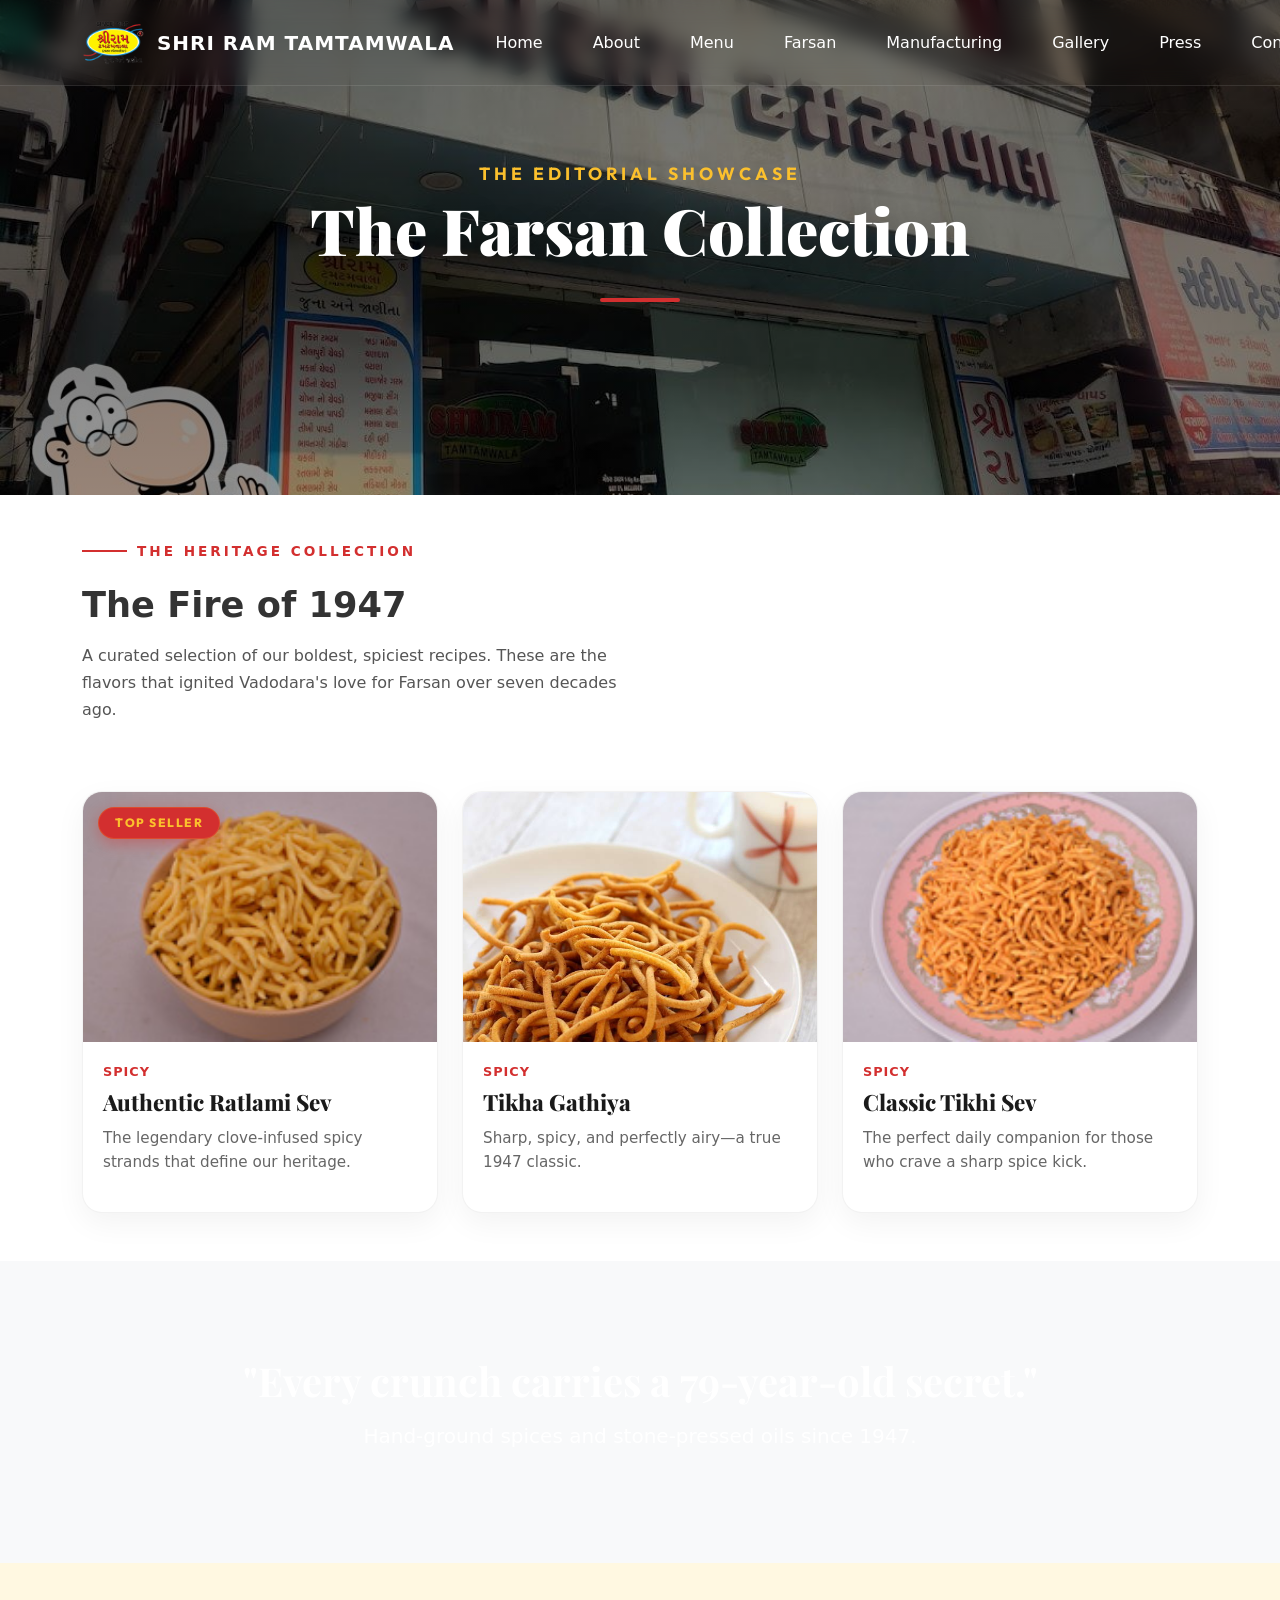
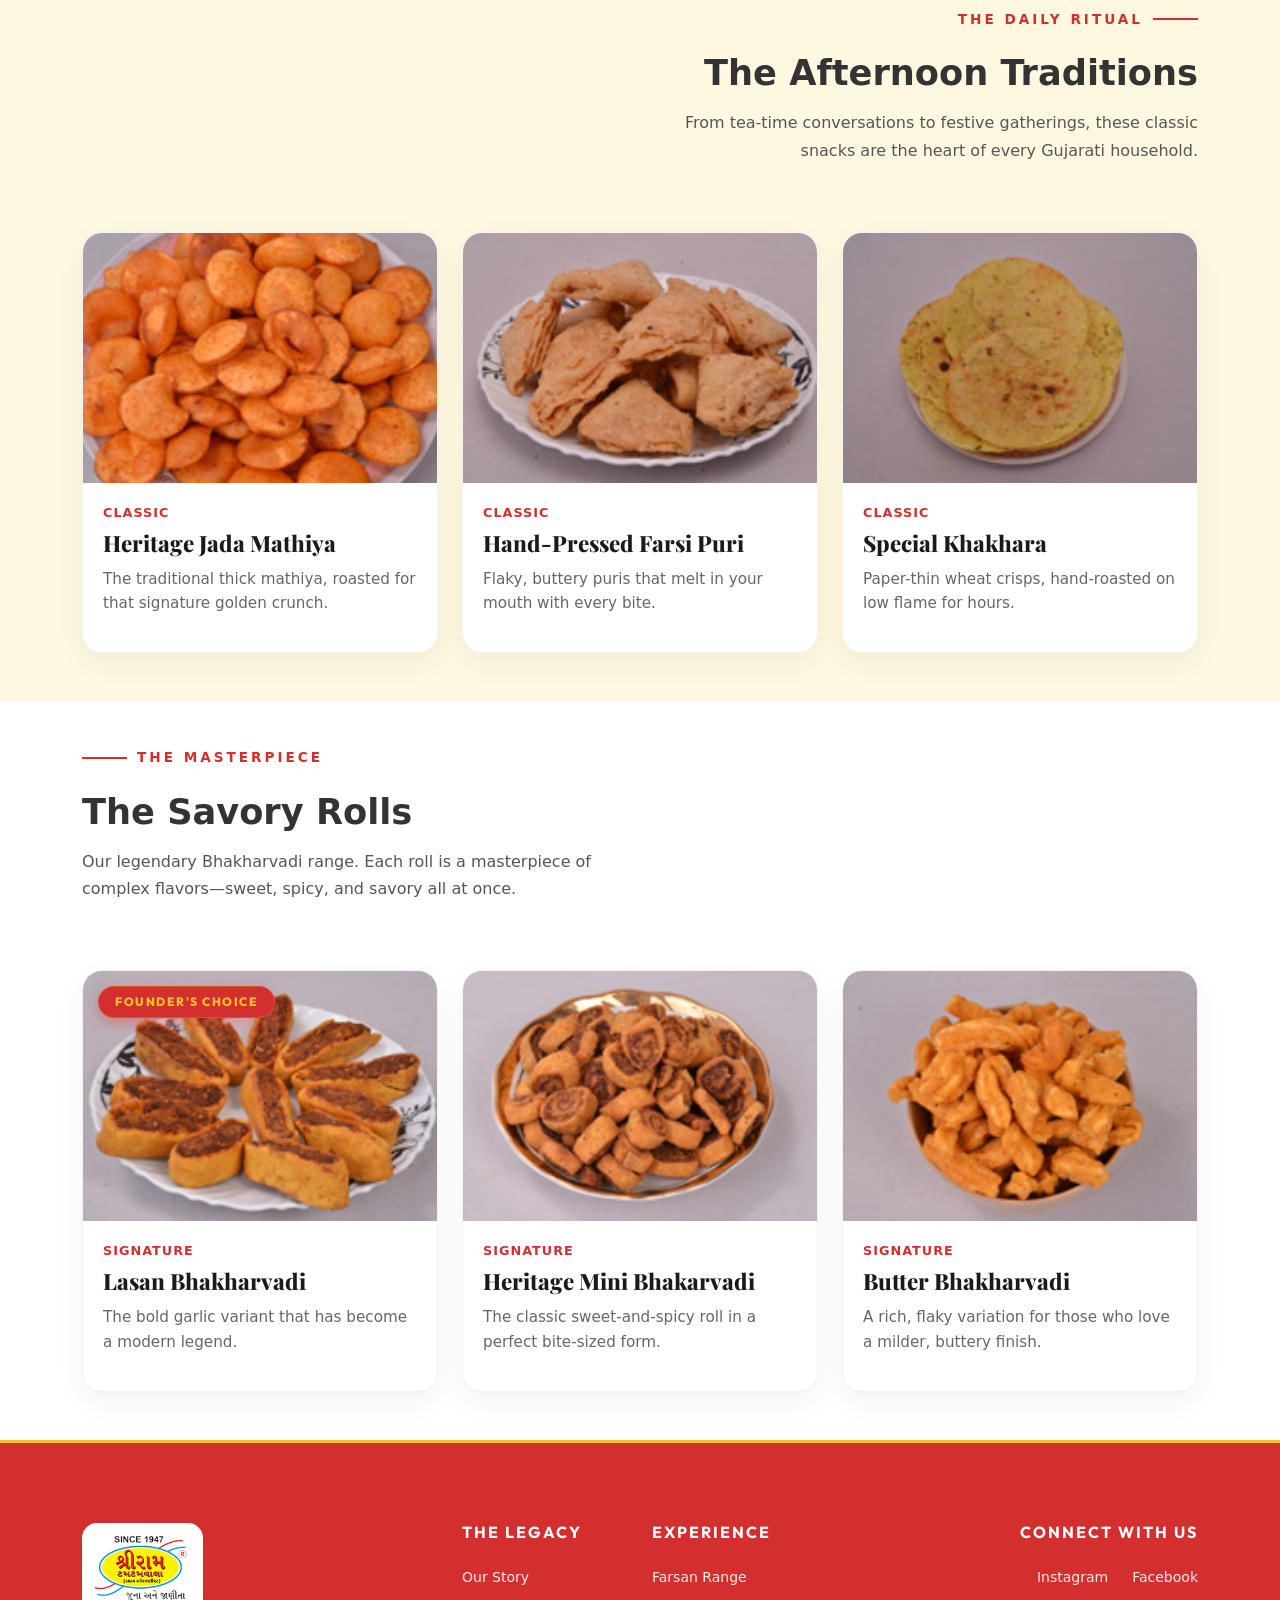
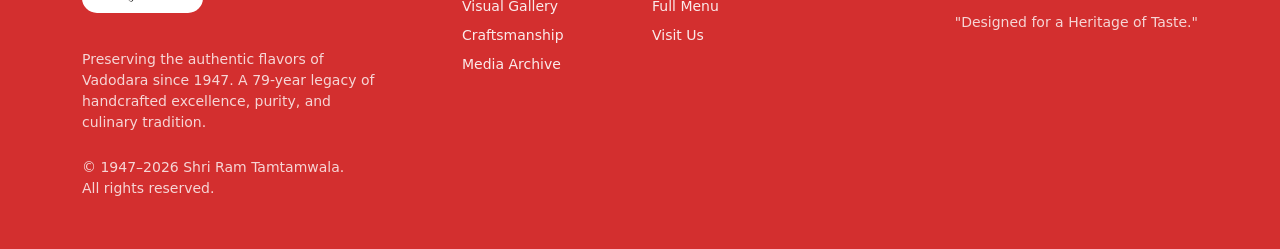
<file: farsan.html>
<!DOCTYPE html>
<html lang="en">
<head>
    <meta charset="UTF-8">
    <meta name="viewport" content="width=device-width, initial-scale=1.0">
    <title>The Farsan Collection | Shri Ram Tamtamwala</title>
    <!-- Google Fonts -->
    <link href="https://fonts.googleapis.com/css2?family=Outfit:wght@300;400;600;800&family=Playfair+Display:wght@700;900&display=swap" rel="stylesheet">
    <!-- Bootstrap CSS -->
    <link href="https://cdn.jsdelivr.net/npm/bootstrap@5.3.3/dist/css/bootstrap.min.css" rel="stylesheet">
    <link rel="stylesheet" href="styles.css">
</head>
<body>
    <!-- Navbar -->
    <nav class="navbar navbar-expand-lg navbar-light navbar-custom fixed-top">
        <div class="container">
            <a class="navbar-brand" href="index.html">
                <img src="./Images/logo.png" alt="Shri Ram Tamtamwala Logo">
                Shri Ram Tamtamwala
            </a>
            <button class="navbar-toggler" type="button" data-bs-toggle="collapse" data-bs-target="#navbarNav">
                <span class="navbar-toggler-icon"></span>
            </button>
            <div class="collapse navbar-collapse" id="navbarNav">
                <ul class="navbar-nav ms-auto">
                    <li class="nav-item"><a class="nav-link" href="index.html">Home</a></li>
                    <li class="nav-item"><a class="nav-link" href="about.html">About</a></li>
                    <li class="nav-item"><a class="nav-link" href="menu.html">Menu</a></li>
                    <li class="nav-item"><a class="nav-link active" href="farsan.html">Farsan</a></li>
                    <li class="nav-item"><a class="nav-link" href="manufacturing.html">Manufacturing</a></li>
                    <li class="nav-item"><a class="nav-link" href="gallery.html">Gallery</a></li>
                    <li class="nav-item"><a class="nav-link" href="press.html">Press</a></li>
                    <li class="nav-item"><a class="nav-link" href="contact.html">Contact</a></li>
                </ul>
            </div>
        </div>
    </nav>

    <!-- Page Hero -->
    <header class="page-hero">
        <div class="page-hero-content container text-center">
            <h5 class="page-hero-subtitle">The Editorial Showcase</h5>
            <h1 class="page-hero-title">The Farsan Collection</h1>
            <div class="hero-divider mx-auto"></div>
        </div>
    </header>

    <!-- SECTION 1: THE FIRE OF 1947 -->
    <section class="collection-section py-5 bg-white">
        <div class="container">
            <div class="row align-items-center mb-5">
                <div class="col-lg-6">
                    <h5 class="about-pretitle">The Heritage Collection</h5>
                    <h2 class="about-title">The Fire of 1947</h2>
                    <p class="about-description">A curated selection of our boldest, spiciest recipes. These are the flavors that ignited Vadodara's love for Farsan over seven decades ago.</p>
                </div>
            </div>
            <div class="row g-4">
                <div class="col-lg-4 col-md-6">
                    <div class="product-card">
                        <div class="product-badge">Top Seller</div>
                        <div class="product-image-wrapper">
                            <img src="./Images/photo (30).jpg" class="product-img" alt="Ratlami Sev">
                        </div>
                        <div class="product-content">
                            <span class="product-category">Spicy</span>
                            <h5 class="product-title">Authentic Ratlami Sev</h5>
                            <p class="product-desc">The legendary clove-infused spicy strands that define our heritage.</p>
                        </div>
                    </div>
                </div>
                <div class="col-lg-4 col-md-6">
                    <div class="product-card">
                        <div class="product-image-wrapper">
                            <img src="./Images/tikha-gatiya.jpg" class="product-img" alt="Tikha Gathiya">
                        </div>
                        <div class="product-content">
                            <span class="product-category">Spicy</span>
                            <h5 class="product-title">Tikha Gathiya</h5>
                            <p class="product-desc">Sharp, spicy, and perfectly airy—a true 1947 classic.</p>
                        </div>
                    </div>
                </div>
                <div class="col-lg-4 col-md-6">
                    <div class="product-card">
                        <div class="product-image-wrapper">
                            <img src="./Images/photo (2).jpg" class="product-img" alt="Tikhi Sev">
                        </div>
                        <div class="product-content">
                            <span class="product-category">Spicy</span>
                            <h5 class="product-title">Classic Tikhi Sev</h5>
                            <p class="product-desc">The perfect daily companion for those who crave a sharp spice kick.</p>
                        </div>
                    </div>
                </div>
            </div>
        </div>
    </section>

    <!-- INTERSTITIAL STORY: The Secret Spices -->
    <section class="story-divider py-5 text-center text-white" style="background: linear-gradient(rgba(0,0,0,0.6), rgba(0,0,0,0.6)), url('./Images/bg.jpg'); background-size: cover; background-attachment: fixed;">
        <div class="container py-5">
            <h3 class="display-6 fw-bold mb-3" style="font-family: 'Playfair Display', serif;">"Every crunch carries a <span class="heritage-years">79</span>-year-old secret."</h3>
            <p class="lead">Hand-ground spices and stone-pressed oils since 1947.</p>
        </div>
    </section>

    <!-- SECTION 2: THE AFTERNOON TRADITIONS -->
    <section class="collection-section py-5" style="background-color: #fff8e1;">
        <div class="container">
            <div class="row align-items-center mb-5">
                <div class="col-lg-6 offset-lg-6 text-lg-end">
                    <h5 class="about-pretitle">The Daily Ritual</h5>
                    <h2 class="about-title">The Afternoon Traditions</h2>
                    <p class="about-description">From tea-time conversations to festive gatherings, these classic snacks are the heart of every Gujarati household.</p>
                </div>
            </div>
            <div class="row g-4">
                <div class="col-lg-4 col-md-6">
                    <div class="product-card">
                        <div class="product-image-wrapper">
                            <img src="./Images/photo (3).jpg" class="product-img" alt="Jada Mathiya">
                        </div>
                        <div class="product-content">
                            <span class="product-category">Classic</span>
                            <h5 class="product-title">Heritage Jada Mathiya</h5>
                            <p class="product-desc">The traditional thick mathiya, roasted for that signature golden crunch.</p>
                        </div>
                    </div>
                </div>
                <div class="col-lg-4 col-md-6">
                    <div class="product-card">
                        <div class="product-image-wrapper">
                            <img src="./Images/photo (22).jpg" class="product-img" alt="Farsi Puri">
                        </div>
                        <div class="product-content">
                            <span class="product-category">Classic</span>
                            <h5 class="product-title">Hand-Pressed Farsi Puri</h5>
                            <p class="product-desc">Flaky, buttery puris that melt in your mouth with every bite.</p>
                        </div>
                    </div>
                </div>
                <div class="col-lg-4 col-md-6">
                    <div class="product-card">
                        <div class="product-image-wrapper">
                            <img src="./Images/photo (14).jpg" class="product-img" alt="Khakhara">
                        </div>
                        <div class="product-content">
                            <span class="product-category">Classic</span>
                            <h5 class="product-title">Special Khakhara</h5>
                            <p class="product-desc">Paper-thin wheat crisps, hand-roasted on low flame for hours.</p>
                        </div>
                    </div>
                </div>
            </div>
        </div>
    </section>

    <!-- SECTION 3: THE SAVORY ROLLS -->
    <section class="collection-section py-5 bg-white">
        <div class="container">
            <div class="row align-items-center mb-5">
                <div class="col-lg-6">
                    <h5 class="about-pretitle">The Masterpiece</h5>
                    <h2 class="about-title">The Savory Rolls</h2>
                    <p class="about-description">Our legendary Bhakharvadi range. Each roll is a masterpiece of complex flavors—sweet, spicy, and savory all at once.</p>
                </div>
            </div>
            <div class="row g-4">
                <div class="col-lg-4 col-md-6">
                    <div class="product-card premium">
                        <div class="product-badge">Founder's Choice</div>
                        <div class="product-image-wrapper">
                            <img src="./Images/photo (6).jpg" class="product-img" alt="Lasan Bhakharvadi">
                        </div>
                        <div class="product-content">
                            <span class="product-category">Signature</span>
                            <h5 class="product-title">Lasan Bhakharvadi</h5>
                            <p class="product-desc">The bold garlic variant that has become a modern legend.</p>
                        </div>
                    </div>
                </div>
                <div class="col-lg-4 col-md-6">
                    <div class="product-card">
                        <div class="product-image-wrapper">
                            <img src="./Images/photo (7).jpg" class="product-img" alt="Mini Bhakarvadi">
                        </div>
                        <div class="product-content">
                            <span class="product-category">Signature</span>
                            <h5 class="product-title">Heritage Mini Bhakarvadi</h5>
                            <p class="product-desc">The classic sweet-and-spicy roll in a perfect bite-sized form.</p>
                        </div>
                    </div>
                </div>
                <div class="col-lg-4 col-md-6">
                    <div class="product-card">
                        <div class="product-image-wrapper">
                            <img src="./Images/photo (8).jpg" class="product-img" alt="Butter Bhakharvadi">
                        </div>
                        <div class="product-content">
                            <span class="product-category">Signature</span>
                            <h5 class="product-title">Butter Bhakharvadi</h5>
                            <p class="product-desc">A rich, flaky variation for those who love a milder, buttery finish.</p>
                        </div>
                    </div>
                </div>
            </div>
        </div>
    </section>

    <!-- Luxury Heritage Footer -->
    <footer class="footer-custom">
        <div class="container">
            <div class="row gy-5">
                <div class="col-lg-4 col-md-12 text-center text-lg-start">
                    <div class="footer-logo">
                        <img src="./Images/logo.png" alt="Shri Ram Tamtamwala Logo">
                    </div>
                    <p class="text-muted small pe-lg-5 mt-3">Preserving the authentic flavors of Vadodara since 1947. A <span class="heritage-years">79</span>-year legacy of handcrafted excellence, purity, and culinary tradition.</p>
                    <p class="text-muted small mt-4 mb-0">© 1947–<span class="current-year">2026</span> Shri Ram Tamtamwala.<br>All rights reserved.</p>
                </div>
                <div class="col-lg-2 col-6">
                    <h6 class="text-uppercase fw-bold ls-2">The Legacy</h6>
                    <ul class="list-unstyled small">
                        <li class="mb-2"><a href="about.html" class="text-decoration-none">Our Story</a></li>
                        <li class="mb-2"><a href="gallery.html" class="text-decoration-none">Visual Gallery</a></li>
                        <li class="mb-2"><a href="manufacturing.html" class="text-decoration-none">Craftsmanship</a></li>
                        <li class="mb-2"><a href="press.html" class="text-decoration-none">Media Archive</a></li>
                    </ul>
                </div>
                <div class="col-lg-2 col-6">
                    <h6 class="text-uppercase fw-bold ls-2">Experience</h6>
                    <ul class="list-unstyled small">
                        <li class="mb-2"><a href="farsan.html" class="text-decoration-none">Farsan Range</a></li>
                        <li class="mb-2"><a href="menu.html" class="text-decoration-none">Full Menu</a></li>
                        <li class="nav-item"><a class="text-decoration-none" href="contact.html">Visit Us</a></li>
                    </ul>
                </div>
                <div class="col-lg-4 col-md-12 text-center text-lg-end">
                    <h6 class="text-uppercase fw-bold ls-2">Connect With Us</h6>
                    <div class="d-flex justify-content-center justify-content-lg-end gap-4 mb-4 mt-3">
              <a href="https://www.instagram.com/shri_ram_tamtamwala/" target="_blank" class="text-decoration-none small">Instagram</a>
              <a href="https://www.facebook.com/shriramtamtamwala2" target="_blank" class="text-decoration-none small">Facebook</a>
            </div>
                    <p class="text-muted small mb-0">"Designed for a Heritage of Taste."</p>
                </div>
            </div>
        </div>
    </footer>

    <script src="https://cdn.jsdelivr.net/npm/bootstrap@5.3.3/dist/js/bootstrap.bundle.min.js"></script>
    <script src="main.js"></script>
</body>
</html>
</file>
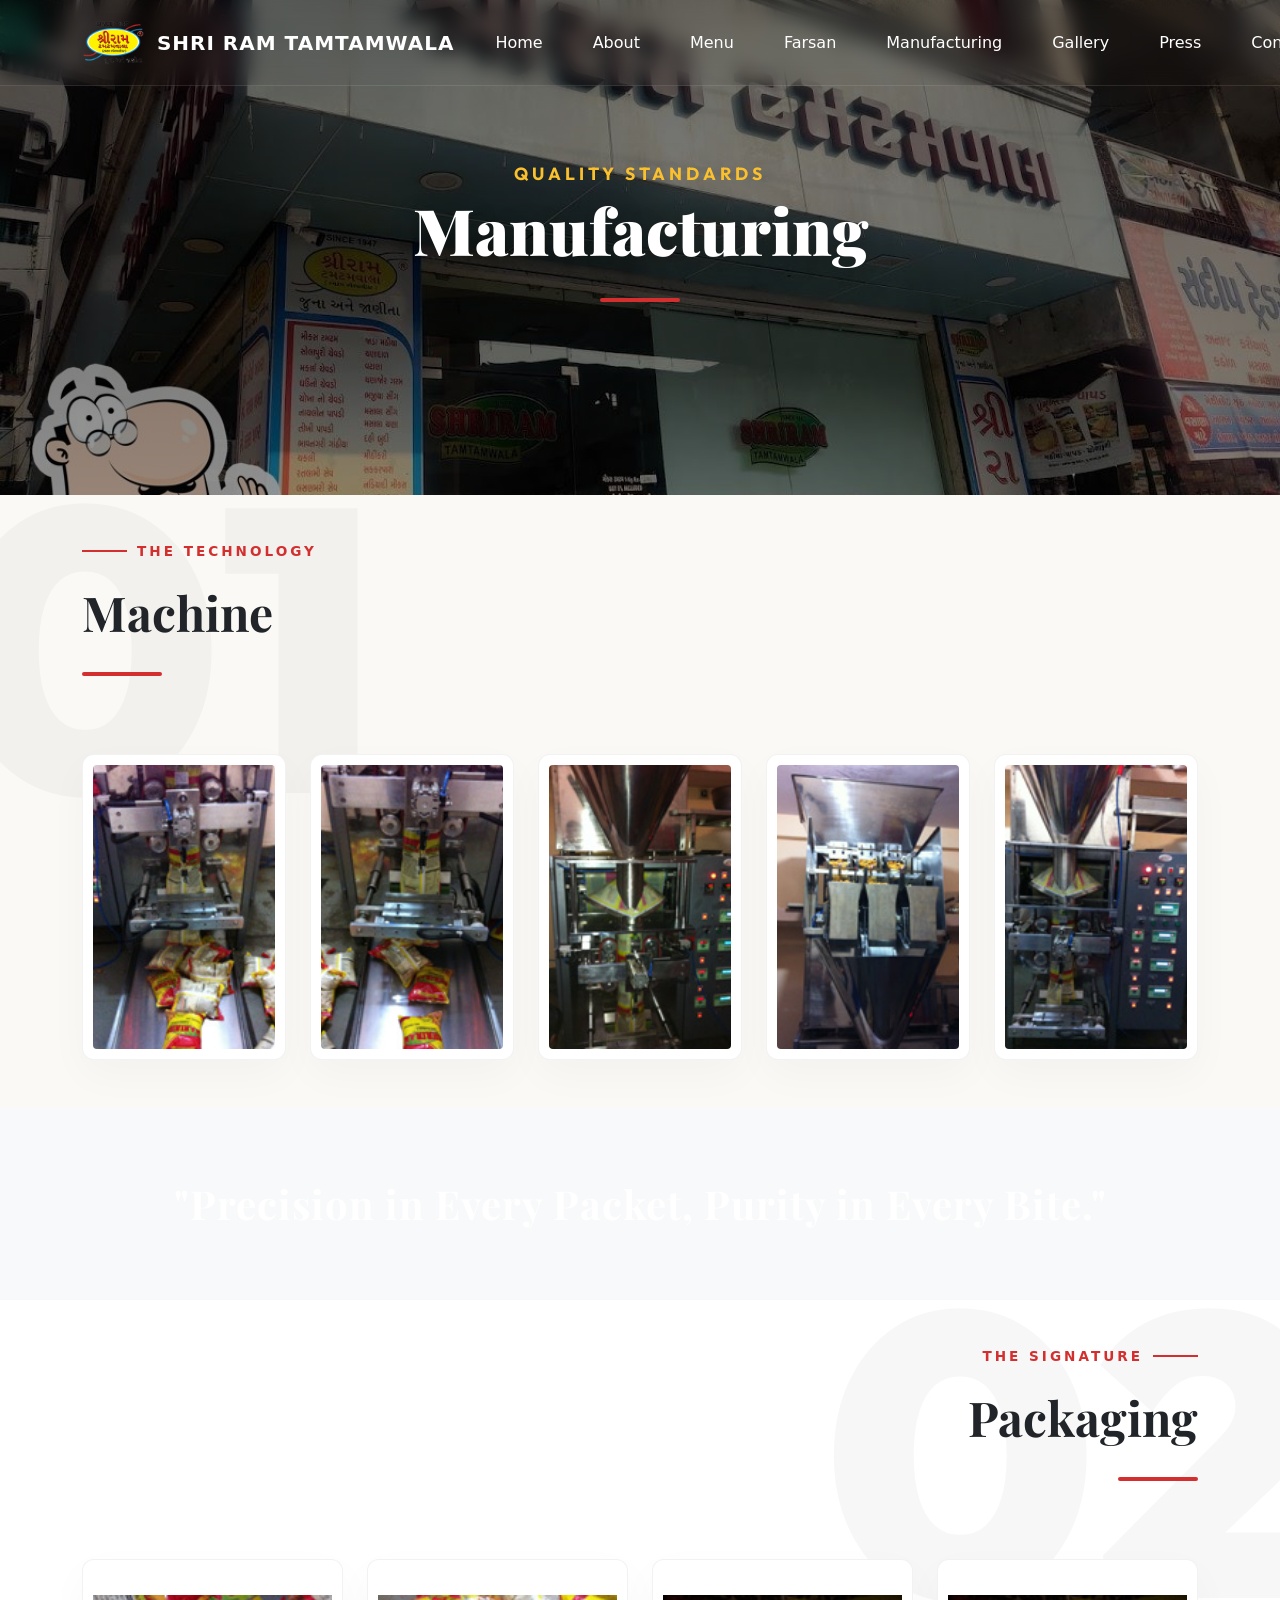
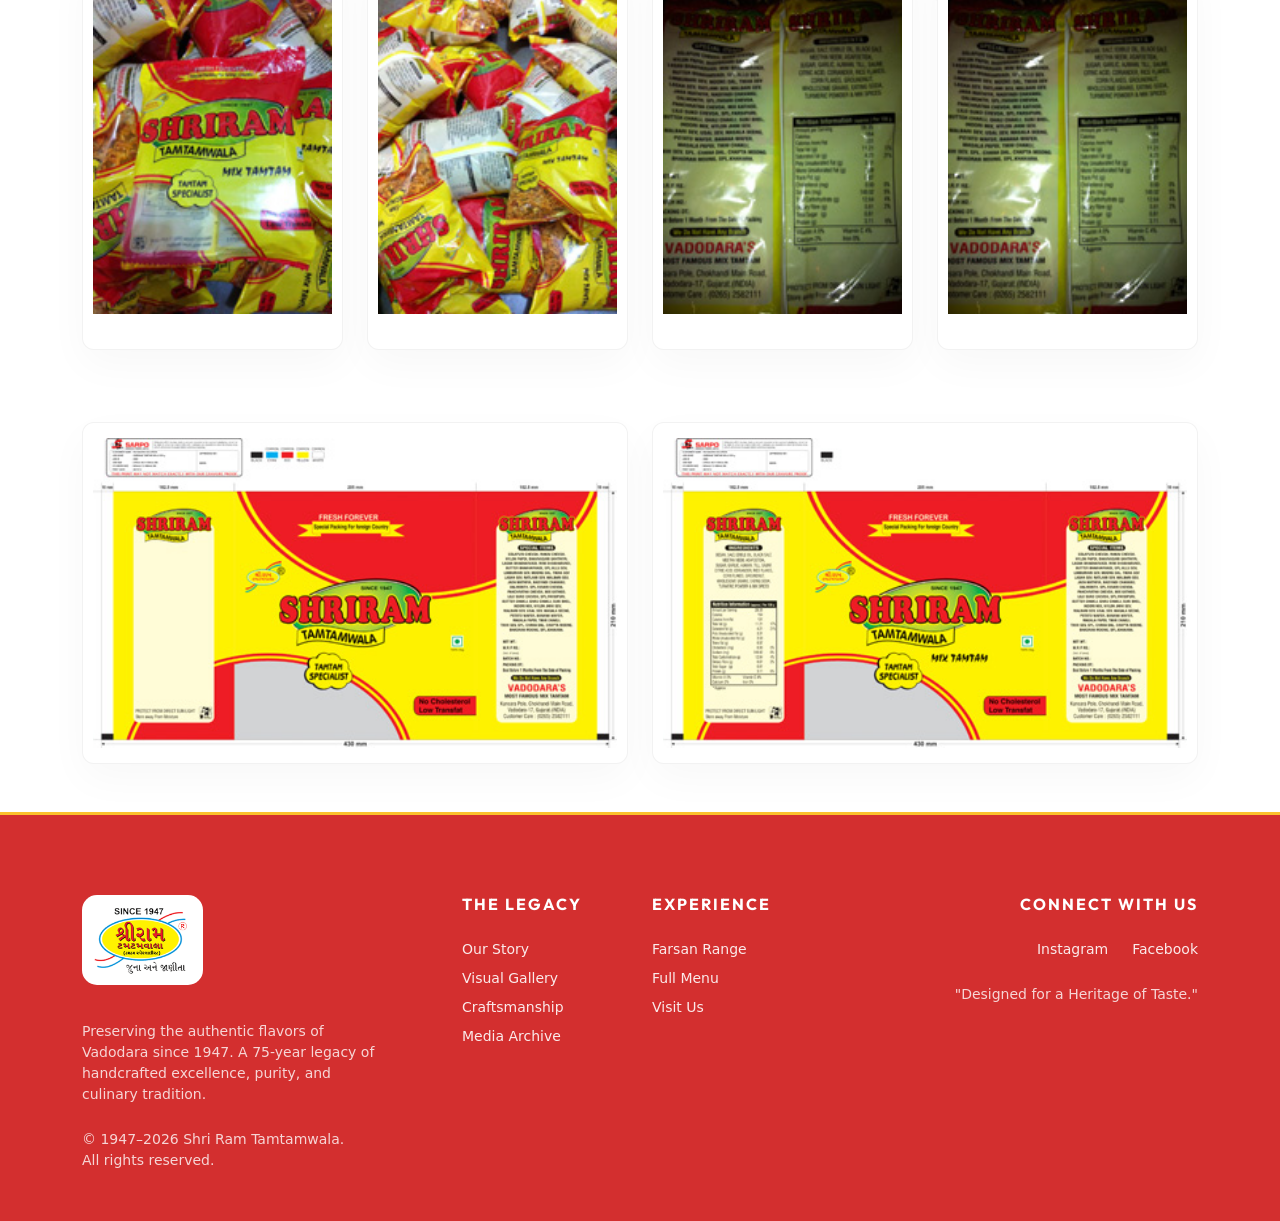
<file: manufacturing.html>
<!doctype html>
<html lang="en">
  <head>
    <meta charset="UTF-8" />
    <meta name="viewport" content="width=device-width, initial-scale=1.0" />
    <title>Manufacturing | Shri Ram Tamtamwala</title>
    <!-- Google Fonts -->
    <link
      href="https://fonts.googleapis.com/css2?family=Outfit:wght@300;400;600;800&family=Playfair+Display:wght@700;900&display=swap"
      rel="stylesheet"
    />
    <!-- Bootstrap CSS -->
    <link
      href="https://cdn.jsdelivr.net/npm/bootstrap@5.3.3/dist/css/bootstrap.min.css"
      rel="stylesheet"
    />
    <link rel="stylesheet" href="styles.css" />
  </head>
  <body>
    <!-- Navbar -->
    <nav class="navbar navbar-expand-lg navbar-light navbar-custom fixed-top">
      <div class="container">
        <a class="navbar-brand" href="index.html">
          <img src="./Images/logo.png" alt="Shri Ram Tamtamwala Logo" />
          Shri Ram Tamtamwala
        </a>
        <button
          class="navbar-toggler"
          type="button"
          data-bs-toggle="collapse"
          data-bs-target="#navbarNav"
        >
          <span class="navbar-toggler-icon"></span>
        </button>
        <div class="collapse navbar-collapse" id="navbarNav">
          <ul class="navbar-nav ms-auto">
            <li class="nav-item">
              <a class="nav-link" href="index.html">Home</a>
            </li>
            <li class="nav-item">
              <a class="nav-link" href="about.html">About</a>
            </li>
            <li class="nav-item">
              <a class="nav-link" href="menu.html">Menu</a>
            </li>
            <li class="nav-item">
              <a class="nav-link" href="farsan.html">Farsan</a>
            </li>
            <li class="nav-item">
              <a class="nav-link active" href="manufacturing.html">Manufacturing</a>
            </li>
            <li class="nav-item">
              <a class="nav-link" href="gallery.html">Gallery</a>
            </li>
            <li class="nav-item">
              <a class="nav-link" href="press.html">Press</a>
            </li>
            <li class="nav-item">
              <a class="nav-link" href="contact.html">Contact</a>
            </li>
          </ul>
        </div>
      </div>
    </nav>

    <!-- Page Hero -->
    <header class="page-hero">
      <div class="page-hero-content container text-center">
        <h5 class="page-hero-subtitle">Quality Standards</h5>
        <h1 class="page-hero-title">Manufacturing</h1>
        <div class="hero-divider mx-auto"></div>
      </div>
    </header>

    <!-- SECTION 1: MACHINE -->
    <section class="py-5 position-relative overflow-hidden" style="background-color: #faf9f6;">
      <!-- Decorative Background Number -->
      <div class="bg-number">01</div>
      <div class="container position-relative">
        <div class="row mb-5">
          <div class="col-12">
            <h5 class="about-pretitle">The Technology</h5>
            <h2 class="display-5 fw-bold mb-4" style="font-family: 'Playfair Display', serif;">Machine</h2>
            <div class="hero-divider ms-0"></div>
          </div>
        </div>
        <div class="row g-4">
          <div class="col-lg-2-4 col-md-4 col-6">
            <div class="manufacturing-card reveal">
              <img src="./Images/machine1.jpg" class="img-fluid" alt="Machine 1" />
            </div>
          </div>
          <div class="col-lg-2-4 col-md-4 col-6">
            <div class="manufacturing-card reveal">
              <img src="./Images/machine2.jpg" class="img-fluid" alt="Machine 2" />
            </div>
          </div>
          <div class="col-lg-2-4 col-md-4 col-6">
            <div class="manufacturing-card reveal">
              <img src="./Images/machine3.jpg" class="img-fluid" alt="Machine 3" />
            </div>
          </div>
          <div class="col-lg-2-4 col-md-4 col-6">
            <div class="manufacturing-card reveal">
              <img src="./Images/machine4.jpg" class="img-fluid" alt="Machine 4" />
            </div>
          </div>
          <div class="col-lg-2-4 col-md-4 col-6">
            <div class="manufacturing-card reveal">
              <img src="./Images/machine5.jpg" class="img-fluid" alt="Machine 5" />
            </div>
          </div>
        </div>
      </div>
    </section>

    <!-- INTERSTITIAL QUOTE -->
    <section class="py-5 text-center text-white" style="background: linear-gradient(rgba(211, 47, 47, 0.9), rgba(211, 47, 47, 0.9)), url('./Images/bg.jpg'); background-size: cover; background-attachment: fixed;">
      <div class="container py-4">
        <h3 class="display-6 fw-bold mb-0" style="font-family: 'Playfair Display', serif; letter-spacing: 1px;">"Precision in Every Packet, Purity in Every Bite."</h3>
      </div>
    </section>

    <!-- SECTION 2: PACKAGING -->
    <section class="py-5 position-relative overflow-hidden" style="background-color: #fff;">
      <!-- Decorative Background Number -->
      <div class="bg-number right">02</div>
      <div class="container position-relative">
        <div class="row mb-5 text-lg-end text-center">
          <div class="col-12">
            <h5 class="about-pretitle">The Signature</h5>
            <h2 class="display-5 fw-bold mb-4" style="font-family: 'Playfair Display', serif;">Packaging</h2>
            <div class="hero-divider ms-lg-auto me-lg-0 mx-auto"></div>
          </div>
        </div>
        
        <!-- Packet Photos (Row 1) -->
        <div class="row g-4 mb-5">
          <div class="col-lg-3 col-md-6">
            <div class="packaging-showcase reveal">
              <img src="./Images/packing1.jpg" class="img-fluid" alt="Packing 1" />
            </div>
          </div>
          <div class="col-lg-3 col-md-6">
            <div class="packaging-showcase reveal">
              <img src="./Images/packing2.jpg" class="img-fluid" alt="Packing 2" />
            </div>
          </div>
          <div class="col-lg-3 col-md-6">
            <div class="packaging-showcase reveal">
              <img src="./Images/packing3.jpg" class="img-fluid" alt="Packing 3" />
            </div>
          </div>
          <div class="col-lg-3 col-md-6">
            <div class="packaging-showcase reveal">
              <img src="./Images/packing4.jpg" class="img-fluid" alt="Packing 4" />
            </div>
          </div>
        </div>

        <!-- Large Design Blueprints (Row 2) -->
        <div class="row g-4 mt-2">
          <div class="col-lg-6">
            <div class="packaging-showcase landscape reveal">
              <img src="./Images/packing-blueprint1.jpg" class="img-fluid" alt="Design 1" />
            </div>
          </div>
          <div class="col-lg-6">
            <div class="packaging-showcase landscape reveal">
              <img src="./Images/packing-blueprint2.jpg" class="img-fluid" alt="Design 2" />
            </div>
          </div>
        </div>
      </div>
    </section>

    <!-- Luxury Heritage Footer -->
    <footer class="footer-custom">
      <div class="container">
        <div class="row gy-5">
          <div class="col-lg-4 col-md-12 text-center text-lg-start">
            <div class="footer-logo">
              <img src="./Images/logo.png" alt="Shri Ram Tamtamwala Logo" />
            </div>
            <p class="text-muted small pe-lg-5 mt-3">
              Preserving the authentic flavors of Vadodara since 1947. A 75-year
              legacy of handcrafted excellence, purity, and culinary tradition.
            </p>
            <p class="text-muted small mt-4 mb-0">
              © 1947–<span class="current-year">2026</span> Shri Ram Tamtamwala.<br />All rights reserved.
            </p>
          </div>
          <div class="col-lg-2 col-6">
            <h6 class="text-uppercase fw-bold ls-2">The Legacy</h6>
            <ul class="list-unstyled small">
              <li class="mb-2"><a href="about.html" class="text-decoration-none">Our Story</a></li>
              <li class="mb-2"><a href="gallery.html" class="text-decoration-none">Visual Gallery</a></li>
              <li class="mb-2"><a href="manufacturing.html" class="text-decoration-none">Craftsmanship</a></li>
              <li class="mb-2"><a href="press.html" class="text-decoration-none">Media Archive</a></li>
            </ul>
          </div>
          <div class="col-lg-2 col-6">
            <h6 class="text-uppercase fw-bold ls-2">Experience</h6>
            <ul class="list-unstyled small">
              <li class="mb-2"><a href="farsan.html" class="text-decoration-none">Farsan Range</a></li>
              <li class="mb-2"><a href="menu.html" class="text-decoration-none">Full Menu</a></li>
              <li class="nav-item"><a class="text-decoration-none" href="contact.html">Visit Us</a></li>
            </ul>
          </div>
          <div class="col-lg-4 col-md-12 text-center text-lg-end">
            <h6 class="text-uppercase fw-bold ls-2">Connect With Us</h6>
            <div class="d-flex justify-content-center justify-content-lg-end gap-4 mb-4 mt-3">
              <a href="https://www.instagram.com/shri_ram_tamtamwala/" target="_blank" class="text-decoration-none small">Instagram</a>
              <a href="https://www.facebook.com/shriramtamtamwala2" target="_blank" class="text-decoration-none small">Facebook</a>
            </div>
            <p class="text-muted small mb-0">"Designed for a Heritage of Taste."</p>
          </div>
        </div>
      </div>
    </footer>

    <script src="https://cdn.jsdelivr.net/npm/bootstrap@5.3.3/dist/js/bootstrap.bundle.min.js"></script>
    <script src="main.js"></script>
  </body>
</html>
</file>
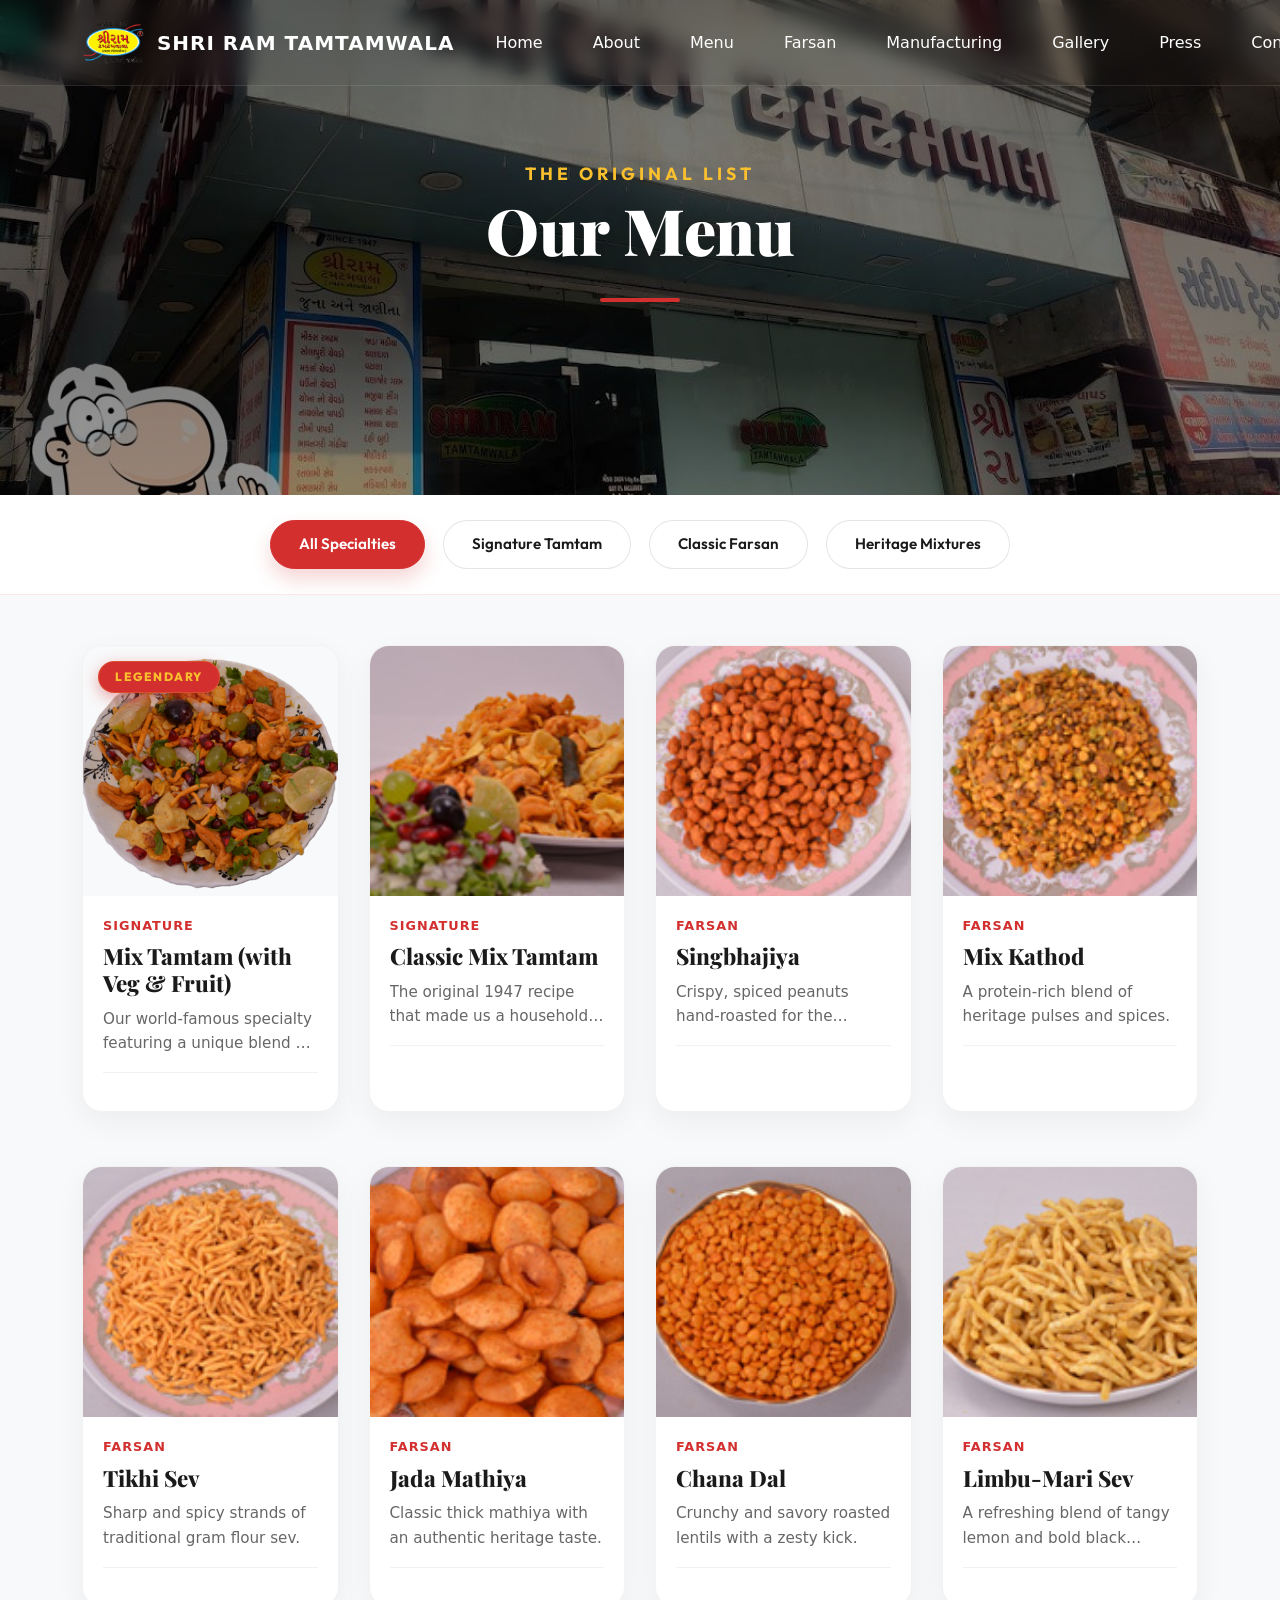
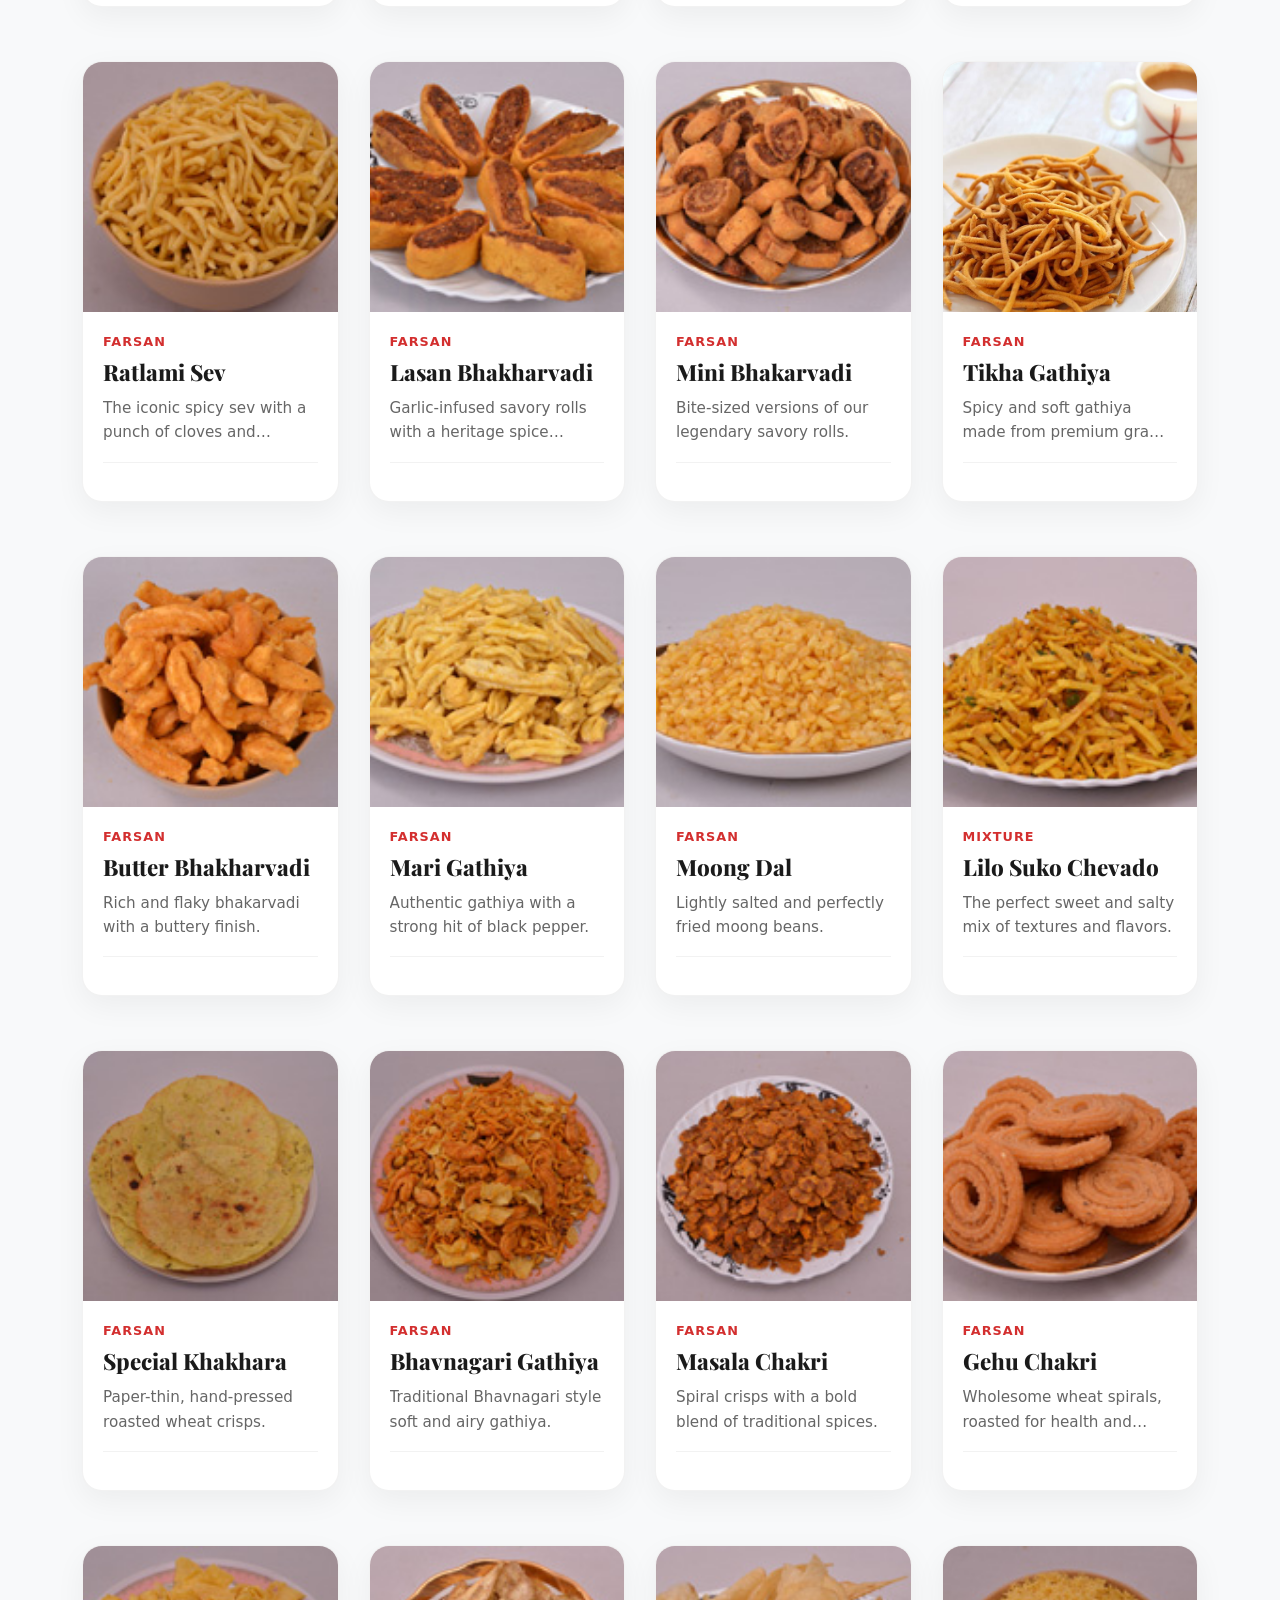
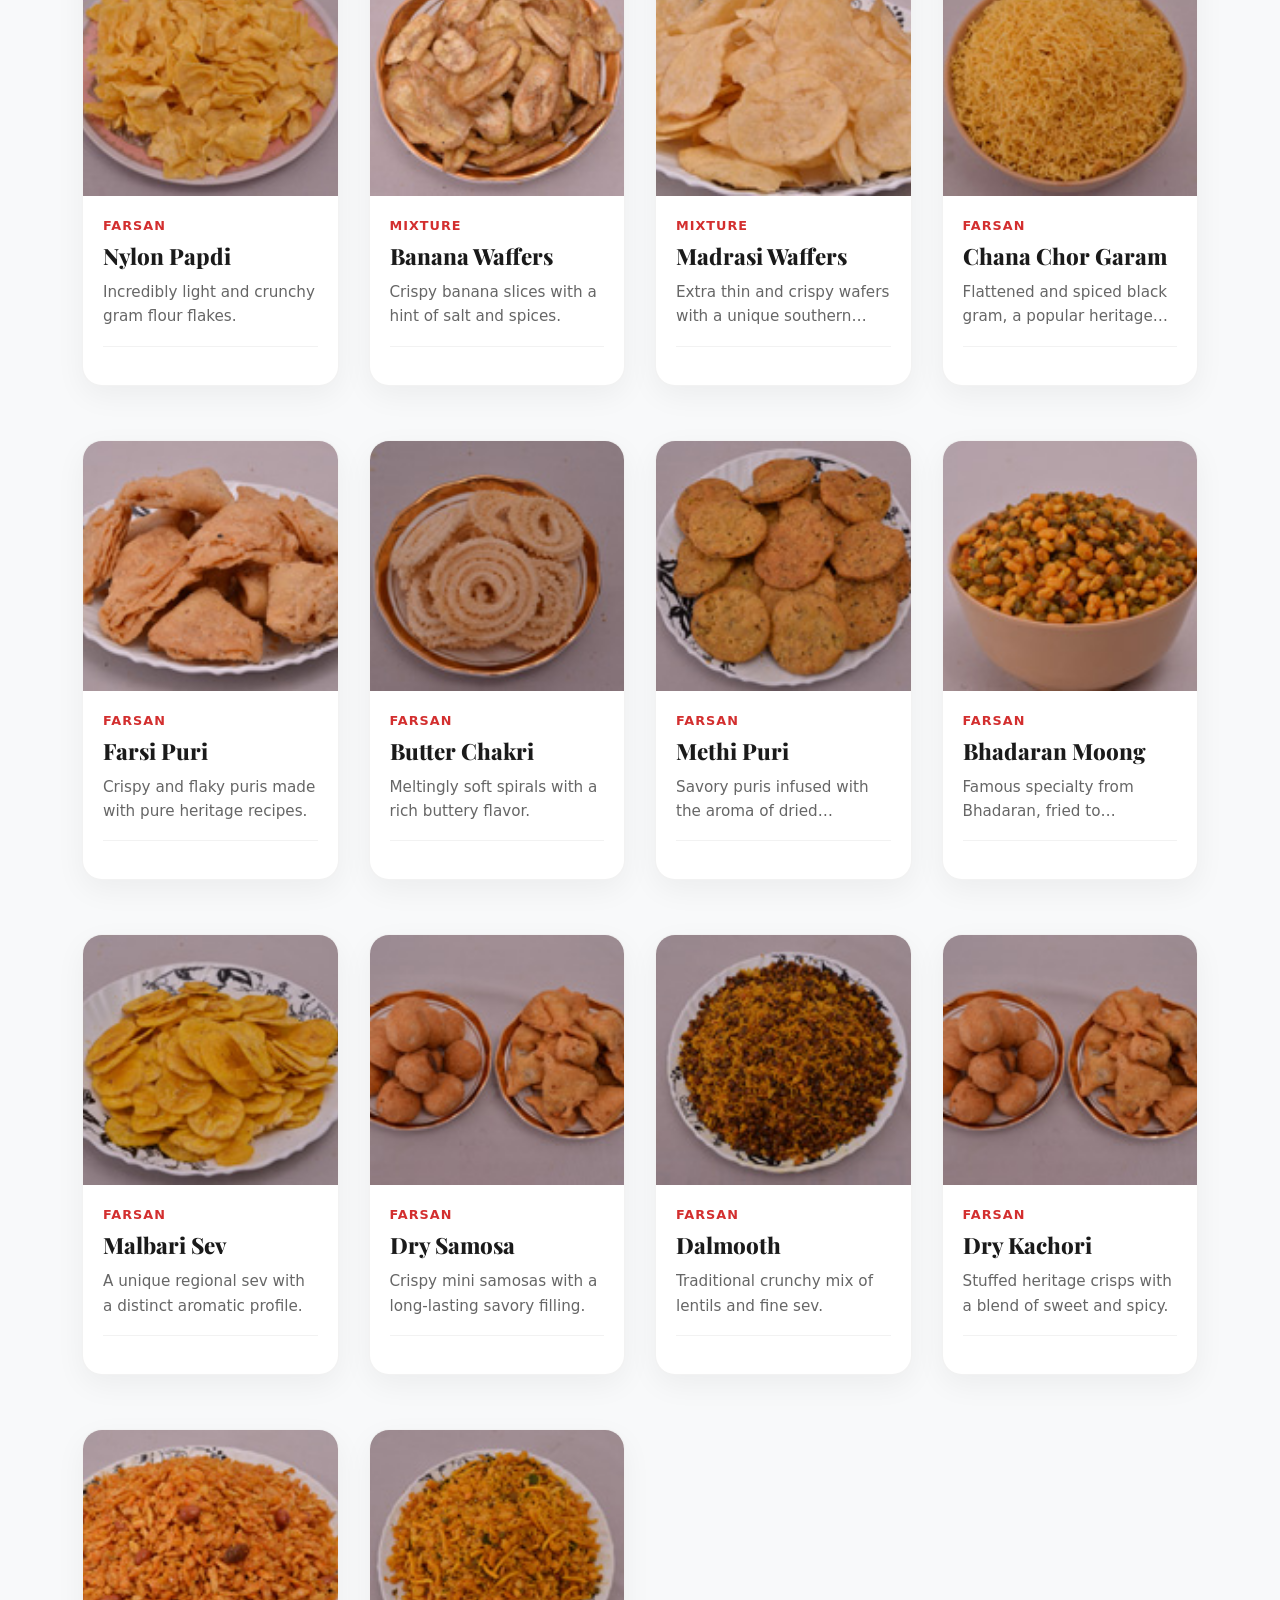
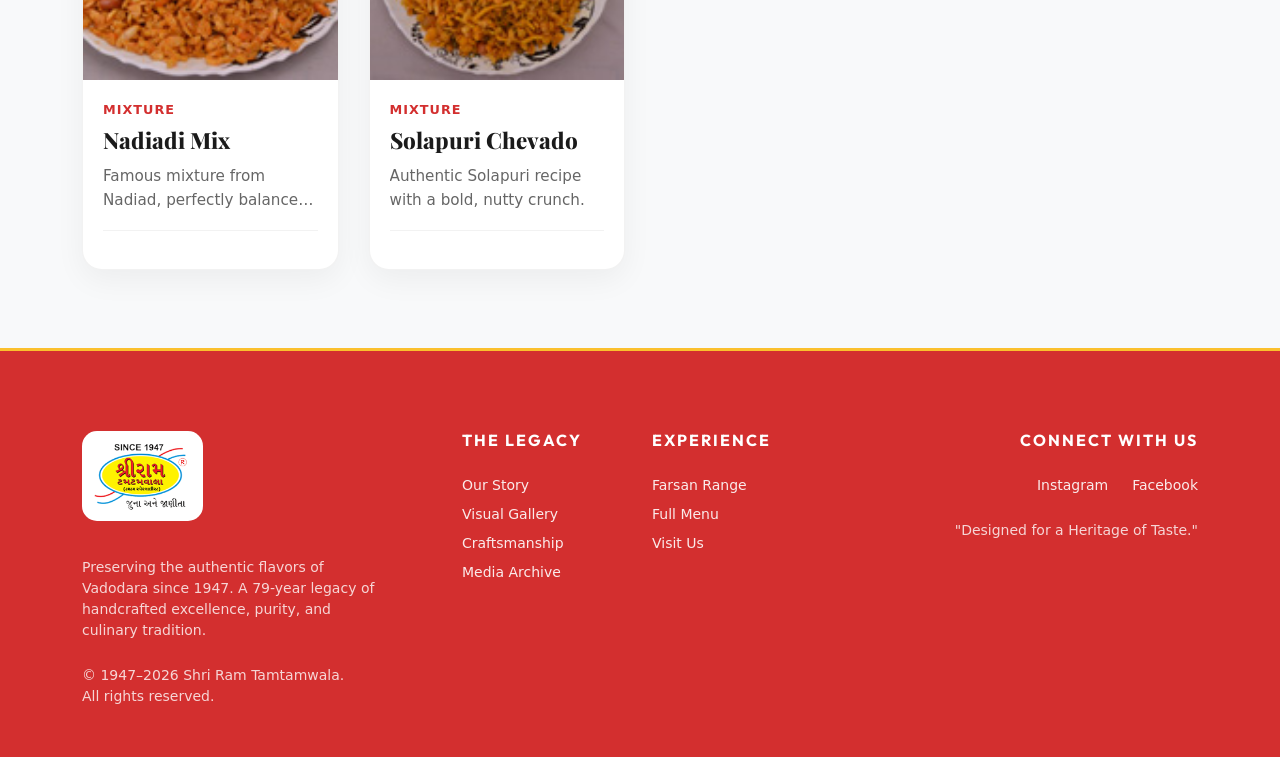
<file: menu.html>
<!doctype html>
<html lang="en">
  <head>
    <meta charset="UTF-8" />
    <meta name="viewport" content="width=device-width, initial-scale=1.0" />
    <title>Our Menu | Shri Ram Tamtamwala</title>
    <!-- Google Fonts -->
    <link
      href="https://fonts.googleapis.com/css2?family=Outfit:wght@300;400;600;800&family=Playfair+Display:wght@700;900&display=swap"
      rel="stylesheet"
    />
    <!-- Bootstrap CSS -->
    <link
      href="https://cdn.jsdelivr.net/npm/bootstrap@5.3.3/dist/css/bootstrap.min.css"
      rel="stylesheet"
    />
    <link rel="stylesheet" href="styles.css" />
  </head>
  <body>
    <!-- Navbar -->
    <nav class="navbar navbar-expand-lg navbar-light navbar-custom fixed-top">
      <div class="container">
        <a class="navbar-brand" href="index.html">
          <img src="./Images/logo.png" alt="Shri Ram Tamtamwala Logo" />
          Shri Ram Tamtamwala
        </a>
        <button
          class="navbar-toggler"
          type="button"
          data-bs-toggle="collapse"
          data-bs-target="#navbarNav"
        >
          <span class="navbar-toggler-icon"></span>
        </button>
        <div class="collapse navbar-collapse" id="navbarNav">
          <ul class="navbar-nav ms-auto">
            <li class="nav-item">
              <a class="nav-link" href="index.html">Home</a>
            </li>
            <li class="nav-item">
              <a class="nav-link" href="about.html">About</a>
            </li>
            <li class="nav-item">
              <a class="nav-link active" href="menu.html">Menu</a>
            </li>
            <li class="nav-item">
              <a class="nav-link" href="farsan.html">Farsan</a>
            </li>
            <li class="nav-item">
              <a class="nav-link" href="manufacturing.html">Manufacturing</a>
            </li>
            <li class="nav-item">
              <a class="nav-link" href="gallery.html">Gallery</a>
            </li>
            <li class="nav-item">
              <a class="nav-link" href="press.html">Press</a>
            </li>
            <li class="nav-item">
              <a class="nav-link" href="contact.html">Contact</a>
            </li>
          </ul>
        </div>
      </div>
    </nav>

    <!-- Page Hero -->
    <header class="page-hero">
      <div class="page-hero-content container">
        <h5 class="page-hero-subtitle">The Original List</h5>
        <h1 class="page-hero-title">Our Menu</h1>
        <div class="hero-divider mx-auto"></div>
      </div>
    </header>

    <!-- Menu Filter Wrapper -->
    <div class="menu-filter-wrapper">
      <div class="container text-center">
        <div class="d-flex justify-content-center flex-wrap gap-2">
          <button class="btn btn-filter active" data-filter="all">All Specialties</button>
          <button class="btn btn-filter" data-filter="signature">Signature Tamtam</button>
          <button class="btn btn-filter" data-filter="farsan">Classic Farsan</button>
          <button class="btn btn-filter" data-filter="mixtures">Heritage Mixtures</button>
        </div>
      </div>
    </div>

    <!-- Product Grid Section -->
    <section class="menu-section pb-5">
      <div class="container">
        <div class="row row-cols-1 row-cols-md-2 row-cols-lg-4 g-4" id="menu-grid">
          
          <!-- SIGNATURE -->
          <div class="col menu-item" data-category="signature">
            <div class="product-card premium">
              <div class="product-badge">Legendary</div>
              <div class="product-image-wrapper">
                <img src="./Images/tamtam-main.png" class="product-img" alt="Mix Tamtam" />
              </div>
              <div class="product-content">
                <span class="product-category">Signature</span>
                <h5 class="product-title">Mix Tamtam (with Veg & Fruit)</h5>
                <p class="product-desc">Our world-famous specialty featuring a unique blend of fresh ingredients.</p>
                <div class="product-meta"></div>
              </div>
            </div>
          </div>

          <div class="col menu-item" data-category="signature">
            <div class="product-card">
              <div class="product-image-wrapper">
                <img src="./Images/tamtam.jpg" class="product-img" alt="Mix Tamtam" />
              </div>
              <div class="product-content">
                <span class="product-category">Signature</span>
                <h5 class="product-title">Classic Mix Tamtam</h5>
                <p class="product-desc">The original 1947 recipe that made us a household name.</p>
                <div class="product-meta"></div>
              </div>
            </div>
          </div>

          <!-- FARSAN -->
          <div class="col menu-item" data-category="farsan">
            <div class="product-card">
              <div class="product-image-wrapper">
                <img src="./Images/photo.jpg" class="product-img" alt="Singbhajiya" />
              </div>
              <div class="product-content">
                <span class="product-category">Farsan</span>
                <h5 class="product-title">Singbhajiya</h5>
                <p class="product-desc">Crispy, spiced peanuts hand-roasted for the perfect crunch.</p>
                <div class="product-meta"></div>
              </div>
            </div>
          </div>

          <div class="col menu-item" data-category="farsan">
            <div class="product-card">
              <div class="product-image-wrapper">
                <img src="./Images/photo (1).jpg" class="product-img" alt="Mix Kathod" />
              </div>
              <div class="product-content">
                <span class="product-category">Farsan</span>
                <h5 class="product-title">Mix Kathod</h5>
                <p class="product-desc">A protein-rich blend of heritage pulses and spices.</p>
                <div class="product-meta"></div>
              </div>
            </div>
          </div>

          <div class="col menu-item" data-category="farsan">
            <div class="product-card">
              <div class="product-image-wrapper">
                <img src="./Images/photo (2).jpg" class="product-img" alt="Tikhi Sev" />
              </div>
              <div class="product-content">
                <span class="product-category">Farsan</span>
                <h5 class="product-title">Tikhi Sev</h5>
                <p class="product-desc">Sharp and spicy strands of traditional gram flour sev.</p>
                <div class="product-meta"></div>
              </div>
            </div>
          </div>

          <div class="col menu-item" data-category="farsan">
            <div class="product-card">
              <div class="product-image-wrapper">
                <img src="./Images/photo (3).jpg" class="product-img" alt="Jada Mathiya" />
              </div>
              <div class="product-content">
                <span class="product-category">Farsan</span>
                <h5 class="product-title">Jada Mathiya</h5>
                <p class="product-desc">Classic thick mathiya with an authentic heritage taste.</p>
                <div class="product-meta"></div>
              </div>
            </div>
          </div>

          <div class="col menu-item" data-category="farsan">
            <div class="product-card">
              <div class="product-image-wrapper">
                <img src="./Images/photo (4).jpg" class="product-img" alt="Chana Dal" />
              </div>
              <div class="product-content">
                <span class="product-category">Farsan</span>
                <h5 class="product-title">Chana Dal</h5>
                <p class="product-desc">Crunchy and savory roasted lentils with a zesty kick.</p>
                <div class="product-meta"></div>
              </div>
            </div>
          </div>

          <div class="col menu-item" data-category="farsan">
            <div class="product-card">
              <div class="product-image-wrapper">
                <img src="./Images/photo (5).jpg" class="product-img" alt="Limbu-Mari Sev" />
              </div>
              <div class="product-content">
                <span class="product-category">Farsan</span>
                <h5 class="product-title">Limbu-Mari Sev</h5>
                <p class="product-desc">A refreshing blend of tangy lemon and bold black pepper.</p>
                <div class="product-meta"></div>
              </div>
            </div>
          </div>

          <div class="col menu-item" data-category="farsan">
            <div class="product-card">
              <div class="product-image-wrapper">
                <img src="./Images/photo (30).jpg" class="product-img" alt="Ratlami Sev" />
              </div>
              <div class="product-content">
                <span class="product-category">Farsan</span>
                <h5 class="product-title">Ratlami Sev</h5>
                <p class="product-desc">The iconic spicy sev with a punch of cloves and pepper.</p>
                <div class="product-meta"></div>
              </div>
            </div>
          </div>

          <div class="col menu-item" data-category="farsan">
            <div class="product-card">
              <div class="product-image-wrapper">
                <img src="./Images/photo (6).jpg" class="product-img" alt="Lasan Bhakharvadi" />
              </div>
              <div class="product-content">
                <span class="product-category">Farsan</span>
                <h5 class="product-title">Lasan Bhakharvadi</h5>
                <p class="product-desc">Garlic-infused savory rolls with a heritage spice center.</p>
                <div class="product-meta"></div>
              </div>
            </div>
          </div>

          <div class="col menu-item" data-category="farsan">
            <div class="product-card">
              <div class="product-image-wrapper">
                <img src="./Images/photo (7).jpg" class="product-img" alt="Mini Bhakarvadi" />
              </div>
              <div class="product-content">
                <span class="product-category">Farsan</span>
                <h5 class="product-title">Mini Bhakarvadi</h5>
                <p class="product-desc">Bite-sized versions of our legendary savory rolls.</p>
                <div class="product-meta"></div>
              </div>
            </div>
          </div>

          <div class="col menu-item" data-category="farsan">
            <div class="product-card">
              <div class="product-image-wrapper">
                <img src="./Images/tikha-gatiya.jpg" class="product-img" alt="Tikha Gathiya" />
              </div>
              <div class="product-content">
                <span class="product-category">Farsan</span>
                <h5 class="product-title">Tikha Gathiya</h5>
                <p class="product-desc">Spicy and soft gathiya made from premium gram flour.</p>
                <div class="product-meta"></div>
              </div>
            </div>
          </div>

          <div class="col menu-item" data-category="farsan">
            <div class="product-card">
              <div class="product-image-wrapper">
                <img src="./Images/photo (8).jpg" class="product-img" alt="Butter Bhakharvadi" />
              </div>
              <div class="product-content">
                <span class="product-category">Farsan</span>
                <h5 class="product-title">Butter Bhakharvadi</h5>
                <p class="product-desc">Rich and flaky bhakarvadi with a buttery finish.</p>
                <div class="product-meta"></div>
              </div>
            </div>
          </div>

          <div class="col menu-item" data-category="farsan">
            <div class="product-card">
              <div class="product-image-wrapper">
                <img src="./Images/photo (9).jpg" class="product-img" alt="Mari Gathiya" />
              </div>
              <div class="product-content">
                <span class="product-category">Farsan</span>
                <h5 class="product-title">Mari Gathiya</h5>
                <p class="product-desc">Authentic gathiya with a strong hit of black pepper.</p>
                <div class="product-meta"></div>
              </div>
            </div>
          </div>

          <div class="col menu-item" data-category="farsan">
            <div class="product-card">
              <div class="product-image-wrapper">
                <img src="./Images/photo (10).jpg" class="product-img" alt="Moong Dal" />
              </div>
              <div class="product-content">
                <span class="product-category">Farsan</span>
                <h5 class="product-title">Moong Dal</h5>
                <p class="product-desc">Lightly salted and perfectly fried moong beans.</p>
                <div class="product-meta"></div>
              </div>
            </div>
          </div>

          <div class="col menu-item" data-category="mixtures">
            <div class="product-card">
              <div class="product-image-wrapper">
                <img src="./Images/photo (26).jpg" class="product-img" alt="Chevado" />
              </div>
              <div class="product-content">
                <span class="product-category">Mixture</span>
                <h5 class="product-title">Lilo Suko Chevado</h5>
                <p class="product-desc">The perfect sweet and salty mix of textures and flavors.</p>
                <div class="product-meta"></div>
              </div>
            </div>
          </div>

          <div class="col menu-item" data-category="farsan">
            <div class="product-card">
              <div class="product-image-wrapper">
                <img src="./Images/photo (14).jpg" class="product-img" alt="Khakhara" />
              </div>
              <div class="product-content">
                <span class="product-category">Farsan</span>
                <h5 class="product-title">Special Khakhara</h5>
                <p class="product-desc">Paper-thin, hand-pressed roasted wheat crisps.</p>
                <div class="product-meta"></div>
              </div>
            </div>
          </div>

          <div class="col menu-item" data-category="farsan">
            <div class="product-card">
              <div class="product-image-wrapper">
                <img src="./Images/photo%20(13).jpg" class="product-img" alt="Gathiya" />
              </div>
              <div class="product-content">
                <span class="product-category">Farsan</span>
                <h5 class="product-title">Bhavnagari Gathiya</h5>
                <p class="product-desc">Traditional Bhavnagari style soft and airy gathiya.</p>
                <div class="product-meta"></div>
              </div>
            </div>
          </div>

          <div class="col menu-item" data-category="farsan">
            <div class="product-card">
              <div class="product-image-wrapper">
                <img src="./Images/photo (17).jpg" class="product-img" alt="Chakri" />
              </div>
              <div class="product-content">
                <span class="product-category">Farsan</span>
                <h5 class="product-title">Masala Chakri</h5>
                <p class="product-desc">Spiral crisps with a bold blend of traditional spices.</p>
                <div class="product-meta"></div>
              </div>
            </div>
          </div>

          <div class="col menu-item" data-category="farsan">
            <div class="product-card">
              <div class="product-image-wrapper">
                <img src="./Images/photo (29).jpg" class="product-img" alt="Gehu Chakri" />
              </div>
              <div class="product-content">
                <span class="product-category">Farsan</span>
                <h5 class="product-title">Gehu Chakri</h5>
                <p class="product-desc">Wholesome wheat spirals, roasted for health and taste.</p>
                <div class="product-meta"></div>
              </div>
            </div>
          </div>

          <div class="col menu-item" data-category="farsan">
            <div class="product-card">
              <div class="product-image-wrapper">
                <img src="./Images/photo (15).jpg" class="product-img" alt="Papdi" />
              </div>
              <div class="product-content">
                <span class="product-category">Farsan</span>
                <h5 class="product-title">Nylon Papdi</h5>
                <p class="product-desc">Incredibly light and crunchy gram flour flakes.</p>
                <div class="product-meta"></div>
              </div>
            </div>
          </div>

          <div class="col menu-item" data-category="mixtures">
            <div class="product-card">
              <div class="product-image-wrapper">
                <img src="./Images/photo (18).jpg" class="product-img" alt="Waffers" />
              </div>
              <div class="product-content">
                <span class="product-category">Mixture</span>
                <h5 class="product-title">Banana Waffers</h5>
                <p class="product-desc">Crispy banana slices with a hint of salt and spices.</p>
                <div class="product-meta"></div>
              </div>
            </div>
          </div>

          <div class="col menu-item" data-category="mixtures">
            <div class="product-card">
              <div class="product-image-wrapper">
                <img src="./Images/photo (19).jpg" class="product-img" alt="Waffers" />
              </div>
              <div class="product-content">
                <span class="product-category">Mixture</span>
                <h5 class="product-title">Madrasi Waffers</h5>
                <p class="product-desc">Extra thin and crispy wafers with a unique southern twist.</p>
                <div class="product-meta"></div>
              </div>
            </div>
          </div>

          <div class="col menu-item" data-category="farsan">
            <div class="product-card">
              <div class="product-image-wrapper">
                <img src="./Images/photo (23).jpg" class="product-img" alt="Chana Chor" />
              </div>
              <div class="product-content">
                <span class="product-category">Farsan</span>
                <h5 class="product-title">Chana Chor Garam</h5>
                <p class="product-desc">Flattened and spiced black gram, a popular heritage snack.</p>
                <div class="product-meta"></div>
              </div>
            </div>
          </div>

          <div class="col menu-item" data-category="farsan">
            <div class="product-card">
              <div class="product-image-wrapper">
                <img src="./Images/photo (22).jpg" class="product-img" alt="Puri" />
              </div>
              <div class="product-content">
                <span class="product-category">Farsan</span>
                <h5 class="product-title">Farsi Puri</h5>
                <p class="product-desc">Crispy and flaky puris made with pure heritage recipes.</p>
                <div class="product-meta"></div>
              </div>
            </div>
          </div>

          <div class="col menu-item" data-category="farsan">
            <div class="product-card">
              <div class="product-image-wrapper">
                <img src="./Images/photo (20).jpg" class="product-img" alt="Chakri" />
              </div>
              <div class="product-content">
                <span class="product-category">Farsan</span>
                <h5 class="product-title">Butter Chakri</h5>
                <p class="product-desc">Meltingly soft spirals with a rich buttery flavor.</p>
                <div class="product-meta"></div>
              </div>
            </div>
          </div>

          <div class="col menu-item" data-category="farsan">
            <div class="product-card">
              <div class="product-image-wrapper">
                <img src="./Images/photo (24).jpg" class="product-img" alt="Puri" />
              </div>
              <div class="product-content">
                <span class="product-category">Farsan</span>
                <h5 class="product-title">Methi Puri</h5>
                <p class="product-desc">Savory puris infused with the aroma of dried fenugreek.</p>
                <div class="product-meta"></div>
              </div>
            </div>
          </div>

          <div class="col menu-item" data-category="farsan">
            <div class="product-card">
              <div class="product-image-wrapper">
                <img src="./Images/photo (25).jpg" class="product-img" alt="Moong" />
              </div>
              <div class="product-content">
                <span class="product-category">Farsan</span>
                <h5 class="product-title">Bhadaran Moong</h5>
                <p class="product-desc">Famous specialty from Bhadaran, fried to perfection.</p>
                <div class="product-meta"></div>
              </div>
            </div>
          </div>

          <div class="col menu-item" data-category="farsan">
            <div class="product-card">
              <div class="product-image-wrapper">
                <img src="./Images/photo (21).jpg" class="product-img" alt="Sev" />
              </div>
              <div class="product-content">
                <span class="product-category">Farsan</span>
                <h5 class="product-title">Malbari Sev</h5>
                <p class="product-desc">A unique regional sev with a distinct aromatic profile.</p>
                <div class="product-meta"></div>
              </div>
            </div>
          </div>

          <div class="col menu-item" data-category="farsan">
            <div class="product-card">
              <div class="product-image-wrapper">
                <img src="./Images/photo (27).jpg" class="product-img" alt="Samosa" />
              </div>
              <div class="product-content">
                <span class="product-category">Farsan</span>
                <h5 class="product-title">Dry Samosa</h5>
                <p class="product-desc">Crispy mini samosas with a long-lasting savory filling.</p>
                <div class="product-meta"></div>
              </div>
            </div>
          </div>

          <div class="col menu-item" data-category="farsan">
            <div class="product-card">
              <div class="product-image-wrapper">
                <img src="./Images/photo (28).jpg" class="product-img" alt="Dalmooth" />
              </div>
              <div class="product-content">
                <span class="product-category">Farsan</span>
                <h5 class="product-title">Dalmooth</h5>
                <p class="product-desc">Traditional crunchy mix of lentils and fine sev.</p>
                <div class="product-meta"></div>
              </div>
            </div>
          </div>

          <div class="col menu-item" data-category="farsan">
            <div class="product-card">
              <div class="product-image-wrapper">
                <img src="./Images/photo (27).jpg" class="product-img" alt="Kachori" />
              </div>
              <div class="product-content">
                <span class="product-category">Farsan</span>
                <h5 class="product-title">Dry Kachori</h5>
                <p class="product-desc">Stuffed heritage crisps with a blend of sweet and spicy.</p>
                <div class="product-meta"></div>
              </div>
            </div>
          </div>

          <div class="col menu-item" data-category="mixtures">
            <div class="product-card">
              <div class="product-image-wrapper">
                <img src="./Images/photo (31).jpg" class="product-img" alt="Mix" />
              </div>
              <div class="product-content">
                <span class="product-category">Mixture</span>
                <h5 class="product-title">Nadiadi Mix</h5>
                <p class="product-desc">Famous mixture from Nadiad, perfectly balanced flavors.</p>
                <div class="product-meta"></div>
              </div>
            </div>
          </div>

          <div class="col menu-item" data-category="mixtures">
            <div class="product-card">
              <div class="product-image-wrapper">
                <img src="./Images/photo (32).jpg" class="product-img" alt="Chevado" />
              </div>
              <div class="product-content">
                <span class="product-category">Mixture</span>
                <h5 class="product-title">Solapuri Chevado</h5>
                <p class="product-desc">Authentic Solapuri recipe with a bold, nutty crunch.</p>
                <div class="product-meta"></div>
              </div>
            </div>
          </div>

        </div>
      </div>
    </section>

    <!-- Luxury Heritage Footer -->
    <footer class="footer-custom">
      <div class="container">
        <div class="row gy-5">
          <!-- Logo & Mission -->
          <div class="col-lg-4 col-md-12 text-center text-lg-start">
            <div class="footer-logo">
              <img src="./Images/logo.png" alt="Shri Ram Tamtamwala Logo" />
            </div>
            <p class="text-muted small pe-lg-5 mt-3">
              Preserving the authentic flavors of Vadodara since 1947. A <span class="heritage-years">79</span>-year
              legacy of handcrafted excellence, purity, and culinary tradition.
            </p>
            <p class="text-muted small mt-4 mb-0">
              © 1947–<span class="current-year">2026</span> Shri Ram Tamtamwala.<br />All rights reserved.
            </p>
          </div>

          <!-- Navigation -->
          <div class="col-lg-2 col-6">
            <h6 class="text-uppercase fw-bold ls-2">The Legacy</h6>
            <ul class="list-unstyled small">
              <li class="mb-2"><a href="about.html" class="text-decoration-none">Our Story</a></li>
              <li class="mb-2"><a href="gallery.html" class="text-decoration-none">Visual Gallery</a></li>
              <li class="mb-2"><a href="manufacturing.html" class="text-decoration-none">Craftsmanship</a></li>
              <li class="mb-2"><a href="press.html" class="text-decoration-none">Media Archive</a></li>
            </ul>
          </div>

          <!-- Quick Links -->
          <div class="col-lg-2 col-6">
            <h6 class="text-uppercase fw-bold ls-2">Experience</h6>
            <ul class="list-unstyled small">
              <li class="mb-2"><a href="farsan.html" class="text-decoration-none">Farsan Range</a></li>
              <li class="mb-2"><a href="menu.html" class="text-decoration-none">Full Menu</a></li>
              <li class="nav-item"><a class="text-decoration-none" href="contact.html">Visit Us</a></li>
            </ul>
          </div>

          <!-- Socials -->
          <div class="col-lg-4 col-md-12 text-center text-lg-end">
            <h6 class="text-uppercase fw-bold ls-2">Connect With Us</h6>
            <div class="d-flex justify-content-center justify-content-lg-end gap-4 mb-4 mt-3">
              <a href="https://www.instagram.com/shri_ram_tamtamwala/" target="_blank" class="text-decoration-none small">Instagram</a>
              <a href="https://www.facebook.com/shriramtamtamwala2" target="_blank" class="text-decoration-none small">Facebook</a>
            </div>
            <p class="text-muted small mb-0">"Designed for a Heritage of Taste."</p>
          </div>
        </div>
      </div>
    </footer>

    <!-- Bootstrap JS -->
    <script src="https://cdn.jsdelivr.net/npm/bootstrap@5.3.3/dist/js/bootstrap.bundle.min.js"></script>
    <script src="main.js"></script>
  </body>
</html>
</file>
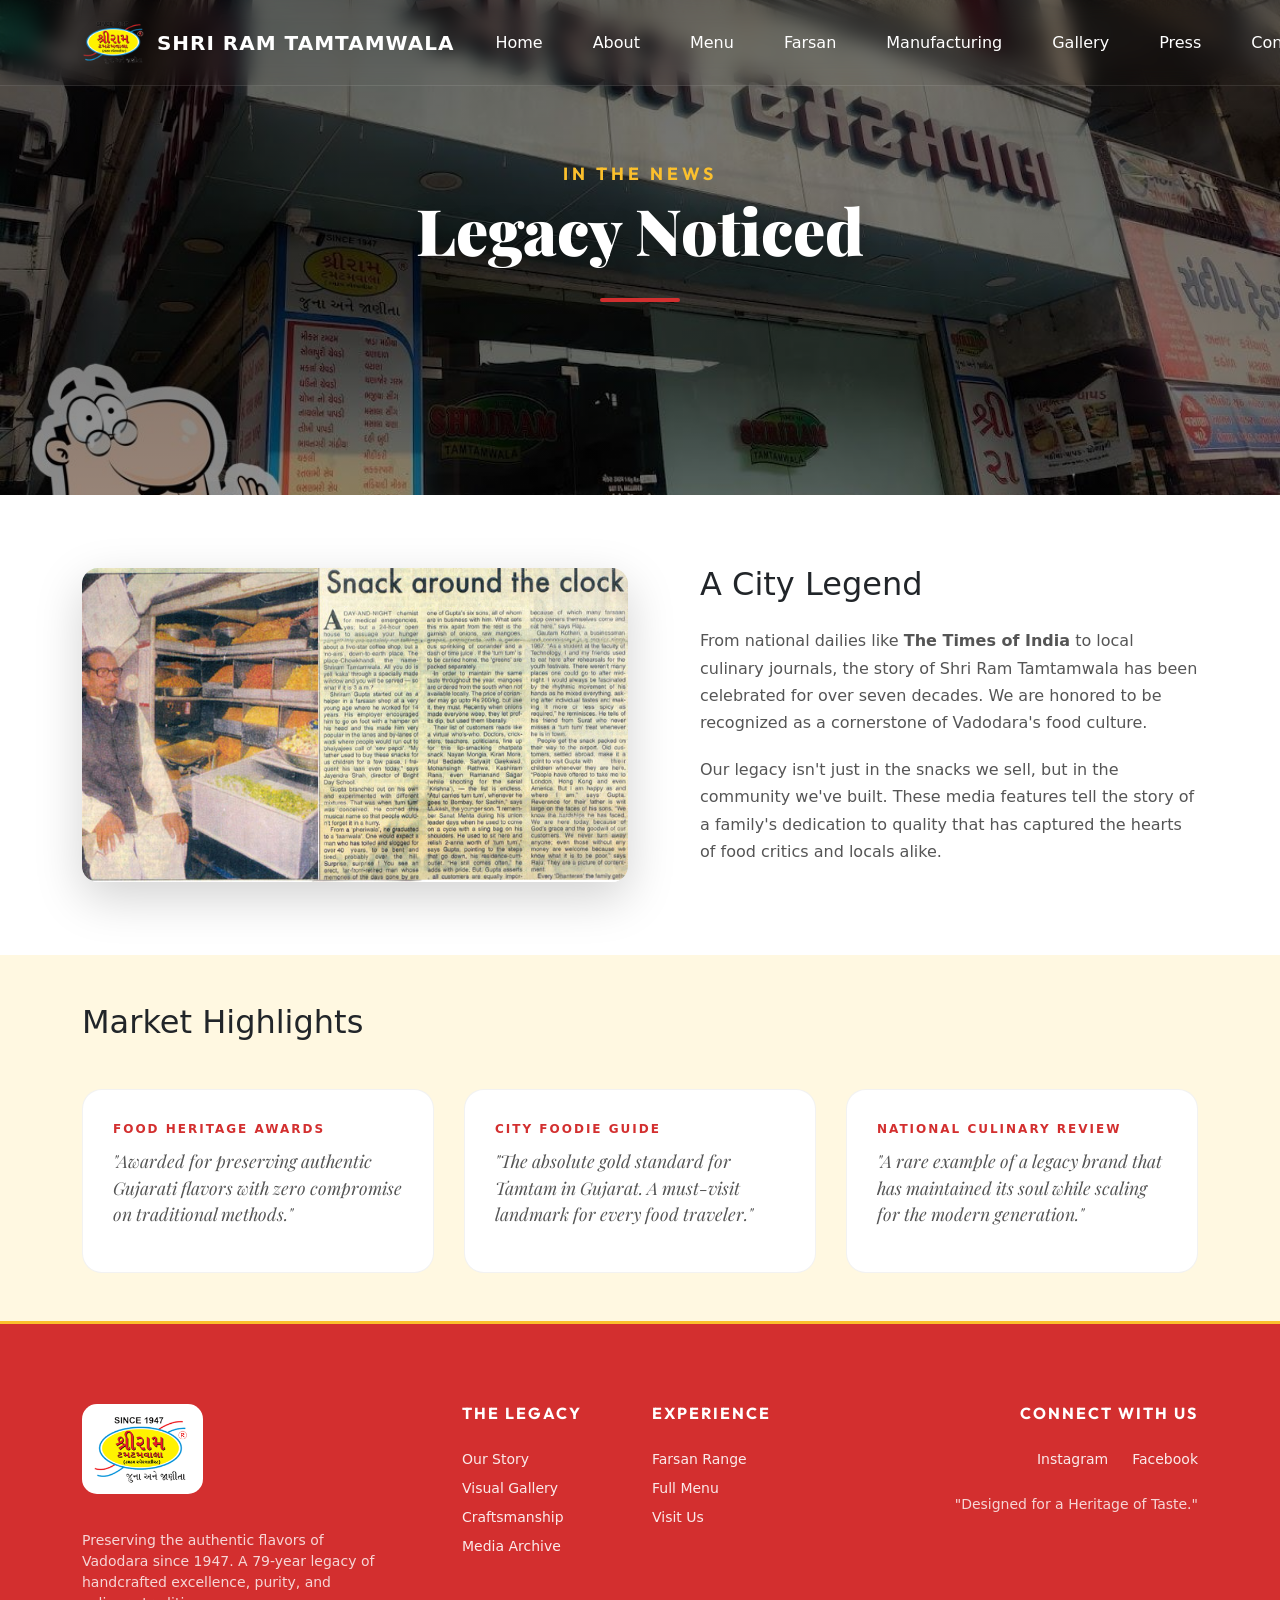
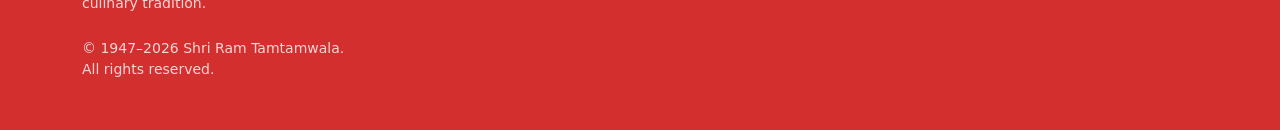
<file: press.html>
<!DOCTYPE html>
<html lang="en">
  <head>
    <meta charset="UTF-8" />
    <meta name="viewport" content="width=device-width, initial-scale=1.0" />
    <title>Media & Press | Shri Ram Tamtamwala</title>
    <link
      href="https://cdn.jsdelivr.net/npm/bootstrap@5.3.3/dist/css/bootstrap.min.css"
      rel="stylesheet"
    />
    <link
      href="https://fonts.googleapis.com/css2?family=Playfair+Display:wght@400;700;900&family=Inter:wght@300;400;600&family=Outfit:wght@300;400;700;800&display=swap"
      rel="stylesheet"
    />
    <link rel="stylesheet" href="styles.css" />
  </head>
  <body>
    <!-- Navbar -->
    <nav class="navbar navbar-expand-lg navbar-light navbar-custom fixed-top">
      <div class="container">
        <a class="navbar-brand" href="index.html">
          <img src="./Images/logo.png" alt="Shri Ram Tamtamwala Logo" />
          Shri Ram Tamtamwala
        </a>
        <button
          class="navbar-toggler"
          type="button"
          data-bs-toggle="collapse"
          data-bs-target="#navbarNav"
        >
          <span class="navbar-toggler-icon"></span>
        </button>
        <div class="collapse navbar-collapse" id="navbarNav">
          <ul class="navbar-nav ms-auto">
            <li class="nav-item"><a class="nav-link" href="index.html">Home</a></li>
            <li class="nav-item"><a class="nav-link" href="about.html">About</a></li>
            <li class="nav-item"><a class="nav-link" href="menu.html">Menu</a></li>
            <li class="nav-item"><a class="nav-link" href="farsan.html">Farsan</a></li>
            <li class="nav-item"><a class="nav-link" href="manufacturing.html">Manufacturing</a></li>
            <li class="nav-item"><a class="nav-link" href="gallery.html">Gallery</a></li>
            <li class="nav-item"><a class="nav-link active" href="press.html">Press</a></li>
            <li class="nav-item"><a class="nav-link" href="contact.html">Contact</a></li>
          </ul>
        </div>
      </div>
    </nav>

    <!-- Page Hero -->
    <header class="page-hero">
      <div class="page-hero-content container">
        <h5 class="page-hero-subtitle">In the News</h5>
        <h1 class="page-hero-title">Legacy Noticed</h1>
        <div class="hero-divider mx-auto"></div>
      </div>
    </header>

    <!-- Featured Press -->
    <section class="about-section bg-white">
      <div class="container">
        <div class="row align-items-center">
          <div class="col-lg-6">
            <div class="about-image-card">
              <img src="./Images/press.jpg" class="img-fluid rounded-4 shadow-lg" alt="Times of India Press" />
            </div>
          </div>
          <div class="col-lg-6">
            <div class="about-content ps-lg-5">
              <h2 class="section-title mb-4">A City Legend</h2>
              <p class="about-description">
                From national dailies like <strong>The Times of India</strong> to local culinary journals, the story of Shri Ram Tamtamwala has been celebrated for over seven decades. We are honored to be recognized as a cornerstone of Vadodara's food culture.
              </p>
              <p class="about-description">
                Our legacy isn't just in the snacks we sell, but in the community we've built. These media features tell the story of a family's dedication to quality that has captured the hearts of food critics and locals alike.
              </p>
            </div>
          </div>
        </div>
      </div>
    </section>

    <!-- Market Highlights & Archives -->
    <section class="press-section py-5">
      <div class="container">
        <div class="row mb-4">
          <div class="col-12">
            <h2 class="section-title mb-4">Market Highlights</h2>
          </div>
        </div>
        <div class="press-grid">
          <div class="press-card">
            <span class="press-source">Food Heritage Awards</span>
            <p class="press-quote">"Awarded for preserving authentic Gujarati flavors with zero compromise on traditional methods."</p>
          </div>
          <div class="press-card">
            <span class="press-source">City Foodie Guide</span>
            <p class="press-quote">"The absolute gold standard for Tamtam in Gujarat. A must-visit landmark for every food traveler."</p>
          </div>
          <div class="press-card">
            <span class="press-source">National Culinary Review</span>
            <p class="press-quote">"A rare example of a legacy brand that has maintained its soul while scaling for the modern generation."</p>
          </div>
        </div>
      </div>
    </section>

    <!-- Luxury Heritage Footer -->
    <footer class="footer-custom">
      <div class="container">
        <div class="row gy-5">
          <!-- Logo & Mission -->
          <div class="col-lg-4 col-md-12 text-center text-lg-start">
            <div class="footer-logo">
              <img src="./Images/logo.png" alt="Shri Ram Tamtamwala Logo">
            </div>
            <p class="text-muted small pe-lg-5 mt-3">
              Preserving the authentic flavors of Vadodara since 1947. A <span class="heritage-years">79</span>-year legacy of handcrafted excellence, purity, and culinary tradition.
            </p>
            <p class="text-muted small mt-4 mb-0">© 1947–<span class="current-year">2026</span> Shri Ram Tamtamwala.<br>All rights reserved.</p>
          </div>
          
          <!-- Navigation -->
          <div class="col-lg-2 col-6">
            <h6 class="text-uppercase fw-bold ls-2">The Legacy</h6>
            <ul class="list-unstyled small">
              <li class="mb-2"><a href="about.html" class="text-decoration-none">Our Story</a></li>
              <li class="mb-2"><a href="gallery.html" class="text-decoration-none">Visual Gallery</a></li>
              <li class="mb-2"><a href="manufacturing.html" class="text-decoration-none">Craftsmanship</a></li>
              <li class="mb-2"><a href="press.html" class="text-decoration-none">Media Archive</a></li>
            </ul>
          </div>

          <!-- Quick Links -->
          <div class="col-lg-2 col-6">
            <h6 class="text-uppercase fw-bold ls-2">Experience</h6>
            <ul class="list-unstyled small">
              <li class="mb-2"><a href="farsan.html" class="text-decoration-none">Farsan Range</a></li>
              <li class="mb-2"><a href="menu.html" class="text-decoration-none">Full Menu</a></li>
              <li class="nav-item"><a class="text-decoration-none" href="contact.html">Visit Us</a></li>
            </ul>
          </div>

          <!-- Socials -->
          <div class="col-lg-4 col-md-12 text-center text-lg-end">
            <h6 class="text-uppercase fw-bold ls-2">Connect With Us</h6>
            <div class="d-flex justify-content-center justify-content-lg-end gap-4 mb-4 mt-3">
              <a href="https://www.instagram.com/shri_ram_tamtamwala/" target="_blank" class="text-decoration-none small">Instagram</a>
              <a href="https://www.facebook.com/shriramtamtamwala2" target="_blank" class="text-decoration-none small">Facebook</a>
            </div>
            <p class="text-muted small mb-0">"Designed for a Heritage of Taste."</p>
          </div>
        </div>
      </div>
    </footer>

    <script src="https://cdn.jsdelivr.net/npm/bootstrap@5.3.3/dist/js/bootstrap.bundle.min.js"></script>
    <script src="main.js"></script>
  </body>
</html>
</file>
<file: styles.css>
* {
  padding: 0;
  margin: 0;
  box-sizing: border-box;
}

html {
  scroll-behavior: smooth;
  scroll-padding-top: 60px; /* Perfectly tuned offset */
}

body {
  background-color: #f8f9fa;
}

/* Navbar Redesign */
.navbar-custom {
  background-color: transparent;
  backdrop-filter: blur(10px);
  -webkit-backdrop-filter: blur(10px);
  transition: all 0.4s cubic-bezier(0.4, 0, 0.2, 1);
  padding: 15px 0;
  border-bottom: 1px solid rgba(255, 255, 255, 0.1);
  z-index: 1050; /* Ultimate priority */
}

.navbar-custom.scrolled {
  background-color: #d32f2f !important; /* Exact Brand Red - No transparency */
  margin: 10px 20px;
  padding: 8px 0;
  border-radius: 50px;
  box-shadow: 0 10px 30px rgba(0, 0, 0, 0.3);
  border: 1px solid #fbc02d; /* Solid Gold accent */
  width: calc(100% - 40px);
  backdrop-filter: none !important; /* Keep it solid and bold */
}

.navbar-custom .navbar-brand {
  font-weight: 700;
  letter-spacing: 1px;
  text-transform: uppercase;
  display: flex;
  align-items: center;
  gap: 10px;
  color: #ffffff !important;
  transition: all 0.3s ease;
}

.navbar-custom .navbar-brand:hover {
  color: #fbc02d !important;
  text-shadow: 0 0 10px rgba(251, 192, 45, 0.3);
}

.navbar-brand img {
  height: 45px;
  filter: drop-shadow(0 0 5px rgba(0, 0, 0, 0.2));
  transition: transform 0.3s ease;
}

.navbar-brand:hover img {
  transform: scale(1.1) rotate(5deg);
}

.navbar-custom .nav-link {
  color: #ffffff !important;
  font-weight: 500;
  margin: 0 10px;
  position: relative;
  padding: 8px 15px !important;
  transition: all 0.3s ease;
}

.navbar-custom .nav-link::after {
  content: "";
  position: absolute;
  bottom: 0;
  left: 50%;
  width: 0;
  height: 2px;
  background-color: #fbc02d;
  transition: all 0.3s ease;
  transform: translateX(-50%);
}

.navbar-custom .nav-link:hover::after {
  width: 80%;
}

.navbar-custom .nav-link:hover {
  color: #fbc02d !important;
  background-color: rgba(255, 255, 255, 0.1);
  border-radius: 8px;
}

/* Fix for mobile menu */
@media (max-width: 991.98px) {
  .navbar-collapse {
    background-color: #d32f2f; /* Solid Brand Red */
    margin-top: 15px;
    padding: 20px;
    border-radius: 15px;
    box-shadow: 0 10px 30px rgba(0, 0, 0, 0.2);
    border: 1px solid #fbc02d;
  }

  .navbar-custom.scrolled .navbar-collapse {
    background-color: #d32f2f;
  }

  .nav-link {
    padding: 12px 20px !important;
    border-bottom: 1px solid rgba(255, 255, 255, 0.1);
  }

  .nav-link:last-child {
    border-bottom: none;
  }
}

.navbar-toggler {
  border: none;
  padding: 0;
}

.navbar-toggler:focus {
  box-shadow: none;
}

.navbar-toggler-icon {
  background-image: url("data:image/svg+xml;charset=utf8,%3Csvg viewBox='0 0 30 30' xmlns='http://www.w3.org/2000/svg'%3E%3Cpath stroke='rgba(255, 255, 255, 1)' stroke-width='2' stroke-linecap='round' stroke-miterlimit='10' d='M4 7h22M4 15h22M4 23h22'/%3E%3C/svg%3E") !important;
}

.hero {
  position: relative;
  background-image: url("./Images/bg-Photoroom.png");
  background-size: cover;
  background-position: center;
  background-attachment: fixed;
  min-height: 100vh;
  display: flex;
  align-items: center;
  overflow: hidden;
  padding: 120px 0 60px 0;
}

.hero::before {
  content: "";
  position: absolute;
  top: 0;
  left: 0;
  width: 100%;
  height: 100%;
  background: radial-gradient(
    circle at 30% 50%,
    rgba(121, 85, 72, 0.4) 0%,
    rgba(0, 0, 0, 0.6) 100%
  );
  z-index: 1;
}

.hero-container {
  position: relative;
  z-index: 2;
  padding: 0 5%;
}

.hero-content-card {
  background: rgba(255, 255, 255, 0.05);
  backdrop-filter: blur(20px);
  -webkit-backdrop-filter: blur(20px);
  border: 1px solid rgba(255, 255, 255, 0.2);
  padding: 50px;
  border-radius: 30px;
  box-shadow: 0 25px 50px -12px rgba(0, 0, 0, 0.6);
  animation: fadeInUp 1s cubic-bezier(0.4, 0, 0.2, 1);
  z-index: 10;
}

@keyframes fadeInUp {
  from {
    opacity: 0;
    transform: translateY(30px);
  }
  to {
    opacity: 1;
    transform: translateY(0);
  }
}

.hero-title {
  margin-bottom: 25px;
}

.brand-name {
  display: block;
  font-size: 3.5rem;
  font-weight: 800;
  color: #ffffff;
  text-transform: uppercase;
  letter-spacing: 2px;
  line-height: 1.1;
  margin-bottom: 10px;
}

.about-pretitle {
  color: #d32f2f;
  font-weight: 600;
  text-transform: uppercase;
  letter-spacing: 3px;
  font-size: 0.85rem;
  display: block; /* Changed to block for better placement */
  position: relative;
  padding-left: 55px;
  margin-bottom: 25px;
}

.about-pretitle::before {
  content: "";
  position: absolute;
  left: 0;
  top: 50%;
  width: 45px;
  height: 2px;
  background: #d32f2f;
  transform: translateY(-50%);
}

/* Flip the line to the right for right-aligned headers */
.text-lg-end .about-pretitle {
  padding-left: 0;
  padding-right: 55px;
}

.text-lg-end .about-pretitle::before {
  left: auto;
  right: 0;
}

@media (max-width: 991px) {
  .about-pretitle {
    display: block;
    text-align: center;
    padding-left: 0;
    margin-bottom: 30px !important;
  }
  .about-pretitle::before {
    display: none;
  }
}

.hero-subtitle {
  display: block;
  font-size: 1.5rem;
  color: #fbc02d; /* Brand Gold */
  font-weight: 500;
  letter-spacing: 4px;
  text-transform: uppercase;
}

.hero-divider {
  width: 80px;
  height: 4px;
  background: #d32f2f; /* Brand Red */
  margin: 30px 0;
  border-radius: 2px;
}

.hero-description {
  font-size: 1.1rem;
  color: rgba(255, 255, 255, 0.9);
  line-height: 1.8;
  margin-bottom: 40px;
  max-width: 500px;
}

.hero-cta-group {
  display: flex;
  gap: 20px;
}

.hero-btn {
  background-color: #d32f2f !important;
  border-color: #d32f2f !important;
  padding: 15px 35px !important;
  border-radius: 50px !important;
  font-weight: 600 !important;
  text-transform: uppercase;
  letter-spacing: 1px;
  transition: all 0.3s ease !important;
  color: white !important;
  text-decoration: none;
}

.hero-btn:hover {
  background-color: #b71c1c !important;
  transform: translateY(-3px);
  box-shadow: 0 10px 20px rgba(211, 47, 47, 0.3);
}

.hero-btn-secondary {
  padding: 15px 35px !important;
  border-radius: 50px !important;
  font-weight: 600 !important;
  text-transform: uppercase;
  letter-spacing: 1px;
  transition: all 0.3s ease !important;
  border: 2px solid white !important;
}

.hero-btn-secondary:hover {
  background-color: white !important;
  color: #d32f2f !important;
  transform: translateY(-3px);
}

.hero-image-wrapper {
  position: relative;
  padding: 20px;
  height: 500px; /* Fixed height to prevent layout jumps */
  display: flex;
  align-items: center;
  justify-content: center;
}

#heroCarousel {
  width: 100%;
  height: 100%;
}

#heroCarousel .carousel-inner,
#heroCarousel .carousel-item {
  height: 100%;
}

#heroCarousel .carousel-item {
  display: flex !important;
  align-items: center;
  justify-content: center;
  transition: opacity 0.8s ease-in-out !important; /* Smoother fade */
}

.hero-image-wrapper img {
  max-width: 100%;
  max-height: 100%;
  width: auto;
  height: auto;
  object-fit: contain;
  filter: drop-shadow(0 20px 40px rgba(0, 0, 0, 0.4));
  transition: transform 0.5s cubic-bezier(0.4, 0, 0.2, 1);
  animation: floating 3s ease-in-out infinite; /* Added a gentle float animation */
}

@keyframes floating {
  0%,
  100% {
    transform: translateY(0);
  }
  50% {
    transform: translateY(-15px);
  }
}

.hero-image-wrapper:hover img {
  transform: scale(1.05) rotate(2deg);
  animation-play-state: paused; /* Pause floating animation on hover */
}

.carousel-indicators-custom {
  position: absolute;
  bottom: -40px;
  left: 50%;
  transform: translateX(-50%);
  display: flex;
  gap: 10px;
}

.carousel-indicators-custom button {
  width: 12px;
  height: 12px;
  border-radius: 50%;
  border: 2px solid #fbc02d;
  background: transparent;
  padding: 0;
  transition: all 0.3s ease;
}

.carousel-indicators-custom button.active {
  background: #fbc02d;
  width: 30px;
  border-radius: 10px;
}

@media (max-width: 991px) {
  .hero {
    padding: 140px 0 80px 0;
    text-align: center;
  }

  .hero-content-card {
    padding: 30px;
    margin-bottom: 50px;
  }

  .brand-name {
    font-size: 2.5rem;
  }

  .hero-divider {
    margin: 20px auto;
  }

  .hero-description {
    margin: 0 auto 30px auto;
  }

  .hero-cta-group {
    justify-content: center;
  }
}

.about-section {
  padding: 70px 0 70px 0; /* Removed bottom padding completely to close gap */
  background-color: #fff8e1;
  position: relative;
  overflow: hidden;
}

.about-container {
  position: relative;
  z-index: 2;
}

.about-image-wrapper {
  position: relative;
  display: flex;
  justify-content: center;
  align-items: center;
  min-height: 400px;
}

.about-glow-effect {
  position: absolute;
  width: 120%;
  height: 120%;
  background: radial-gradient(
    circle,
    rgba(211, 47, 47, 0.05) 0%,
    transparent 70%
  );
  z-index: 1;
}

/* Scrapbook Style Layout */
.press-cutout-container {
  position: relative;
  width: 100%;
  max-width: 650px; /* Much bigger as requested */
  background: white;
  padding: 10px;
  border-radius: 4px;
  box-shadow: 0 15px 40px rgba(0, 0, 0, 0.12);
  z-index: 2;
  border: 1px solid rgba(0, 0, 0, 0.05);
}

.about-press-img {
  width: 100%;
  height: auto;
  display: block;
  object-fit: contain;
}

.product-cutout-overlay {
  position: absolute;
  bottom: -30px;
  right: 0;
  width: 35%; /* Scaled down slightly to not overwhelm the larger press image */
  max-width: 200px;
  z-index: 4;
  filter: drop-shadow(0 15px 30px rgba(0, 0, 0, 0.3));
  animation: floating 4s ease-in-out infinite;
}

.about-cutout-img-small {
  width: 100%;
  height: auto;
}

.experience-tag {
  position: absolute;
  top: 50%;
  right: -10px;
  background: #fbc02d;
  color: #333;
  padding: 5px 12px;
  border-radius: 4px;
  font-size: 0.7rem;
  font-weight: 800;
  transform: rotate(90deg) translateY(-50%);
  box-shadow: 2px 2px 10px rgba(0, 0, 0, 0.1);
}

/* About Text Styling Optimization */
.about-content {
  padding-left: 30px;
}

.about-title {
  font-size: 2.2rem; /* Slightly smaller for height optimization */
  font-weight: 800;
  color: #333;
  margin-bottom: 15px;
}

.about-description {
  font-size: 1rem;
  line-height: 1.7;
  color: #555;
  margin-bottom: 20px;
}

/* Milestone Grid */
.milestone-grid {
  display: grid;
  grid-template-columns: repeat(3, 1fr);
  gap: 20px;
  margin-top: 40px;
}

.milestone-item {
  background: white;
  padding: 20px;
  border-radius: 15px;
  box-shadow: 0 10px 20px rgba(0, 0, 0, 0.05);
  border: 1px solid rgba(251, 192, 45, 0.3);
  transition: all 0.3s ease;
}

.milestone-item:hover {
  transform: translateY(-5px);
  border-color: #fbc02d;
  box-shadow: 0 15px 30px rgba(251, 192, 45, 0.15);
}

.milestone-year {
  display: block;
  font-size: 1.5rem;
  font-weight: 800;
  color: #d32f2f;
  margin-bottom: 5px;
}

.milestone-text {
  font-size: 0.9rem;
  color: #777;
  font-weight: 500;
}

@media (max-width: 991px) {
  .about-section {
    padding: 60px 0;
  }

  .about-content {
    padding-left: 0;
    margin-top: 60px;
    text-align: center;
  }

  .hero-divider {
    margin-left: auto;
    margin-right: auto;
  }

  .milestone-grid {
    grid-template-columns: 1fr;
  }

  .cutout-container {
    max-width: 300px;
  }

  .experience-badge {
    right: 0;
  }
}

.product-section {
  padding: 80px 0;
  background-color: #fff8e1;
}

.product-card {
  background: white;
  border-radius: 20px;
  border: 1px solid rgba(251, 192, 45, 0.2);
  overflow: hidden;
  box-shadow: 0 10px 30px rgba(0, 0, 0, 0.05);
  transition: all 0.4s cubic-bezier(0.4, 0, 0.2, 1);
  height: 100%;
  display: flex;
  flex-direction: column;
}

.product-card:hover {
  transform: translateY(-10px);
  box-shadow: 0 20px 40px rgba(211, 47, 47, 0.1);
  border-color: #fbc02d;
}

.product-image-wrapper {
  position: relative;
  overflow: hidden;
  height: 250px;
}

.product-img {
  width: 100%;
  height: 100%;
  object-fit: cover;
  transition: transform 0.6s ease;
}

.product-card:hover .product-img {
  transform: scale(1.1);
}

.product-content {
  padding: 25px;
  flex-grow: 1;
  display: flex;
  flex-direction: column;
}

.product-card-title {
  font-size: 1.4rem;
  font-weight: 800;
  color: #333;
  margin-bottom: 12px;
}

.product-card-text {
  font-size: 0.95rem;
  line-height: 1.6;
  color: #666;
  margin-bottom: 0;
}

.product-section {
  padding-top: 30px;
}

/* Integrated Farshan Bento Grid */
.farshan-bento {
  display: grid;
  grid-template-columns: repeat(4, 1fr);
  grid-auto-rows: 200px;
  gap: 20px;
  max-width: 1200px;
  margin: 60px auto 0 auto;
}

.farshan-item {
  position: relative;
  overflow: hidden;
  border-radius: 20px;
  background: #fff;
  box-shadow: 0 10px 30px rgba(0, 0, 0, 0.05);
  border: 1px solid rgba(251, 192, 45, 0.1);
}

.farshan-text-card {
  grid-column: span 2;
  grid-row: span 2;
  background-color: #fff8e1;
  padding: 40px;
  display: flex;
  flex-direction: column;
  justify-content: center;
  border: 1px solid rgba(211, 47, 47, 0.1);
}

.farshan-img {
  width: 100%;
  height: 100%;
  object-fit: cover;
  transition: transform 1s cubic-bezier(0.19, 1, 0.22, 1);
}

.farshan-item:hover .farshan-img {
  transform: scale(1.1);
}

.farshan-overlay {
  position: absolute;
  inset: 0;
  background: linear-gradient(to top, rgba(0, 0, 0, 0.8) 0%, transparent 60%);
  display: flex;
  flex-direction: column;
  justify-content: flex-end;
  padding: 25px;
  opacity: 0;
  transition: opacity 0.5s ease;
}

.farshan-item:hover .farshan-overlay {
  opacity: 1;
}

.farshan-item-wide {
  grid-column: span 2;
}

@media (max-width: 991px) {
  .farshan-bento {
    grid-template-columns: repeat(2, 1fr);
    grid-auto-rows: 250px;
  }
  .farshan-text-card {
    grid-column: span 2;
  }
}

/* Contact & Footer Overhaul */
.contact-section {
  padding: 120px 0;
  background-color: #faf9f6;
}

/* --- HERITAGE ATELIER CONTACT REDESIGN --- */
.contact-section {
  padding: 100px 0;
  background-color: #fff;
}

.atelier-label {
  font-family: "Outfit", sans-serif;
  text-transform: uppercase;
  letter-spacing: 5px;
  font-weight: 700;
  font-size: 0.75rem;
  color: #c5a059; /* Sophisticated Muted Gold */
  margin-bottom: 25px;
  display: block;
}

.atelier-title {
  font-family: "Playfair Display", serif;
  font-size: 4rem;
  font-weight: 900;
  color: #1a1a1a;
  line-height: 1.1;
  margin-bottom: 30px;
}

.atelier-line {
  width: 80px;
  height: 1px;
  background: #1a1a1a;
  margin-bottom: 60px;
}

.atelier-grid {
  display: grid;
  grid-template-columns: 1fr 1fr;
  gap: 40px;
}

.atelier-grid-item h6 {
  font-family: "Outfit", sans-serif;
  font-weight: 700;
  font-size: 0.8rem;
  color: #d32f2f;
  margin-bottom: 10px;
  text-transform: uppercase;
  letter-spacing: 1px;
}

.atelier-grid-item p {
  font-size: 1rem;
  color: #555;
  margin: 0;
  line-height: 1.6;
}

.atelier-form-card {
  background: #fafafa;
  padding: 60px;
  border-radius: 4px;
  border: 1px solid #eee;
}

.atelier-group {
  margin-bottom: 5px;
}

.atelier-group label {
  display: block;
  font-family: "Outfit", sans-serif;
  font-weight: 600;
  font-size: 0.75rem;
  text-transform: uppercase;
  letter-spacing: 1px;
  color: #999;
  margin-bottom: 10px;
}

.atelier-input {
  width: 100%;
  border: none !important;
  border-bottom: 1px solid #ddd !important;
  background: transparent !important;
  padding: 12px 0 !important;
  font-family: "Outfit", sans-serif;
  font-size: 1.05rem !important;
  color: #1a1a1a !important;
  transition: all 0.3s ease;
  border-radius: 0 !important;
}

.atelier-input:focus {
  border-bottom-color: #c5a059 !important;
  outline: none !important;
}

.btn-atelier-submit {
  background: #1a1a1a;
  color: #fff;
  border: none;
  padding: 20px 40px;
  font-family: "Outfit", sans-serif;
  font-weight: 700;
  text-transform: uppercase;
  letter-spacing: 3px;
  font-size: 0.85rem;
  transition: all 0.4s ease;
  width: 100%;
}

.btn-atelier-submit:hover {
  background: #d32f2f;
  transform: translateY(-3px);
  box-shadow: 0 10px 30px rgba(211, 47, 47, 0.2);
}

/* Mobile Optimizations for Atelier */
@media (max-width: 991px) {
  .contact-section {
    padding: 60px 0; /* Reduced top padding */
  }
  .atelier-title {
    font-size: 2.5rem;
  }
  .atelier-grid {
    grid-template-columns: 1fr;
    gap: 30px;
  }
  .atelier-form-card {
    padding: 40px 25px;
    margin-top: 40px;
  }
}

@media (max-width: 575px) {
  .contact-section {
    padding: 40px 0;
  }
  .atelier-title {
    font-size: 2rem;
  }
}

.footer-custom {
  background-color: #d32f2f !important; /* Authentic Brand Red */
  padding: 80px 0 50px 0;
  border-top: 3px solid #fbc02d;
  color: #fff;
}

.footer-logo img {
  height: 90px;
  filter: none;
  margin-bottom: 20px;
  transition: all 0.3s ease;
  background-color: white; /* Adding a small white pill background if needed for the logo shape */
  padding: 10px;
  border-radius: 15px;
}

.footer-custom h6 {
  color: #fff; /* White headings for better contrast on red */
  font-family: "Outfit", sans-serif;
  font-weight: 700;
  letter-spacing: 2px;
  margin-bottom: 25px;
}

.footer-custom .text-muted {
  color: rgba(255, 255, 255, 0.8) !important;
}

.footer-custom a {
  color: #fff !important;
  opacity: 0.9;
  transition: all 0.3s ease;
}

.footer-custom a:hover {
  color: #fbc02d !important; /* Gold hover on red for a premium feel */
  opacity: 1;
  padding-left: 5px;
}

@media (max-width: 768px) {
  .heritage-info-block {
    padding-right: 0;
    margin-bottom: 50px;
    text-align: center;
  }
  .contact-main-title {
    font-size: 2.5rem;
  }
}

.card-body {
  padding: 20px;
}

a {
  color: #388e3c;
}

a:hover {
  color: #1b5e20;
}

.form-image {
  max-width: 100%;
  margin-bottom: 20px;
}

/* Gallery Section Redesign */
/* Aesthetic Section Dividers */
.section-divider-container {
  padding: 10px 0;
  background-color: #fff8e1;
  display: flex;
  justify-content: center;
  align-items: center;
}

.section-divider {
  width: 80%;
  height: 1px;
  background: linear-gradient(
    to right,
    transparent,
    rgba(211, 47, 47, 0.2),
    transparent
  );
  position: relative;
}

.section-divider::after {
  content: "";
  position: absolute;
  top: 50%;
  left: 50%;
  transform: translate(-50%, -50%);
  width: 6px;
  height: 6px;
  background-color: #d32f2f;
  border-radius: 50%;
  box-shadow: 0 0 10px rgba(211, 47, 47, 0.3);
}

.gallery-section {
  padding: 35px 0 30px 0; /* Tightened bottom padding */
  background-color: #fff8e1;
  background-image:
    radial-gradient(
      circle at 10% 20%,
      rgba(211, 47, 47, 0.03) 0%,
      transparent 20%
    ),
    radial-gradient(
      circle at 90% 80%,
      rgba(251, 192, 45, 0.05) 0%,
      transparent 20%
    );
  position: relative;
}

.gallery-header {
  position: relative;
  z-index: 5;
  padding-left: 10px;
  padding-top: 0;
  margin-top: 0; /* Ensure no top margin */
}

.gallery-title {
  font-size: 2.8rem;
  font-weight: 800;
  color: #333;
  margin-top: -5px;
  text-align: left; /* Left align to match About section */
  text-shadow: 0 2px 10px rgba(0, 0, 0, 0.05);
}

/* Bento Grid Layout Fix */
.bento-grid {
  display: grid;
  grid-template-columns: repeat(4, 1fr);
  grid-auto-rows: 150px; /* Further reduced for absolute screen fit */
  gap: 15px;
  margin-top: 10px; /* Removed excess margin as requested */
  max-width: 1200px;
  margin-left: auto;
  margin-right: auto;
}

.bento-item {
  position: relative;
  border-radius: 18px;
  overflow: hidden;
  cursor: pointer;
  background: #ffffff;
  box-shadow: 0 8px 25px rgba(0, 0, 0, 0.08);
  border: 1px solid rgba(251, 192, 45, 0.2);
}

/* Balanced Spans for 4x3 Grid (Fits Viewport) */
.item-founder {
  grid-column: span 2;
  grid-row: span 2;
}

.item-product {
  grid-column: span 1;
  grid-row: span 1;
}

.item-location {
  grid-column: span 1;
  grid-row: span 2; /* Reduced from 3 to help height */
}

.item-atmosphere {
  grid-column: span 1;
  grid-row: span 1; /* Reduced from 2 */
}

.item-variety,
.item-press,
.item-extra-1,
.item-extra-2 {
  grid-column: span 1;
  grid-row: span 1;
}

.bento-img {
  width: 100%;
  height: 100%;
  object-fit: cover;
  transition: transform 0.6s cubic-bezier(0.4, 0, 0.2, 1);
}

.bento-item:hover .bento-img {
  transform: scale(1.1);
}

/* Glassmorphism Overlay */
.bento-overlay {
  position: absolute;
  top: 0;
  left: 0;
  width: 100%;
  height: 100%;
  background: linear-gradient(
    to top,
    rgba(211, 47, 47, 0.8) 0%,
    transparent 60%
  );
  display: flex;
  flex-direction: column;
  justify-content: flex-end;
  padding: 30px;
  opacity: 0;
  transition: all 0.4s ease;
  transform: translateY(10px);
}

.bento-item:hover .bento-overlay {
  opacity: 1;
  transform: translateY(0);
}

.bento-category {
  color: #fbc02d;
  font-weight: 700;
  text-transform: uppercase;
  font-size: 0.75rem;
  letter-spacing: 2px;
  margin-bottom: 5px;
}

.bento-caption {
  color: white;
  font-size: 1.2rem;
  font-weight: 700;
  margin: 0;
}

/* Responsive Grid */
@media (max-width: 1200px) {
  .bento-grid {
    grid-template-columns: repeat(3, 1fr);
    grid-template-rows: repeat(3, 250px);
  }
}

@media (max-width: 991px) {
  .bento-grid {
    grid-template-columns: repeat(2, 1fr);
    grid-template-rows: repeat(4, 250px);
  }

  .item-large {
    grid-column: span 2;
    grid-row: span 1;
  }
}

@media (max-width: 576px) {
  .bento-grid {
    grid-template-columns: 1fr;
    grid-template-rows: auto;
    gap: 15px;
  }

  .bento-item {
    height: 250px;
  }

  .item-large,
  .item-medium,
  .item-tall,
  .item-small {
    grid-column: span 1;
    grid-row: span 1;
  }

  .gallery-title {
    font-size: 2rem;
  }
}

footer {
  background-color: #d32f2f;
  color: #ffffff;
  padding: 40px 0;
}

footer a {
  color: #fbc02d;
  text-decoration: none;
}

footer a:hover {
  text-decoration: underline;
}

.footer-custom {
  background-color: #d32f2f;
}

.custom-image {
  width: 700px;
  max-width: 100%;
  object-fit: cover;
  border-radius: 8px;
  box-shadow: 0 0 10px rgba(0, 0, 0, 0.3);
}
/* Manufacturing Section */
.manufacturing-section {
  padding: 100px 0;
  background-color: #fff;
}

.process-card {
  border: none;
  background: #fff8e1;
  padding: 40px;
  border-radius: 30px;
  height: 100%;
  transition: all 0.3s ease;
  border: 1px solid rgba(251, 192, 45, 0.1);
}

.process-card:hover {
  transform: translateY(-10px);
  box-shadow: 0 20px 40px rgba(0, 0, 0, 0.05);
}

.process-number {
  font-family: "Outfit", sans-serif;
  font-size: 3rem;
  font-weight: 800;
  color: rgba(211, 47, 47, 0.1);
  margin-bottom: 10px;
  line-height: 1;
}

.process-title {
  font-family: "Playfair Display", serif;
  font-size: 1.5rem;
  font-weight: 700;
  color: #333;
  margin-bottom: 15px;
}

/* Press Section */
.press-section {
  padding: 100px 0;
  background-color: #fff8e1;
}

.press-grid {
  display: grid;
  grid-template-columns: repeat(3, 1fr);
  gap: 30px;
}

.press-card {
  background: #fff;
  padding: 30px;
  border-radius: 20px;
  border: 1px solid rgba(0, 0, 0, 0.05);
  transition: all 0.3s ease;
}

.press-card:hover {
  border-color: #d32f2f;
}

.press-source {
  text-transform: uppercase;
  font-weight: 800;
  font-size: 0.75rem;
  color: #d32f2f;
  letter-spacing: 2px;
  margin-bottom: 10px;
  display: block;
}

.press-quote {
  font-family: "Playfair Display", serif;
  font-style: italic;
  font-size: 1.1rem;
  color: #555;
  margin-bottom: 15px;
}

/* Unified Page Hero System */
.page-hero {
  position: relative;
  height: 55vh; /* Increased from 45vh */
  min-height: 480px; /* Increased from 400px */
  background: url("./Images/bg.jpg") center/cover no-repeat;
  display: flex;
  align-items: center;
  justify-content: center;
  text-align: center;
  color: #fff;
  overflow: hidden;
}

.page-hero::before {
  content: "";
  position: absolute;
  inset: 0;
  background: linear-gradient(
    to bottom,
    rgba(0, 0, 0, 0.6) 0%,
    rgba(0, 0, 0, 0.4) 100%
  );
  z-index: 1;
}

.page-hero-content {
  position: relative;
  z-index: 2;
}

.page-hero-title {
  font-family: "Playfair Display", serif;
  font-size: 4rem;
  font-weight: 900;
  margin-bottom: 10px;
  text-shadow: 0 10px 30px rgba(0, 0, 0, 0.3);
}

.page-hero-subtitle {
  font-family: "Outfit", sans-serif;
  font-size: 1.1rem;
  letter-spacing: 4px;
  text-transform: uppercase;
  color: #fbc02d;
  font-weight: 700;
}

/* --- FOUNDER CARD & TIMELINE COMPONENTS --- */
.founder-card {
  background: white;
  padding: 20px;
  border-radius: 20px;
  box-shadow: 0 20px 40px rgba(0, 0, 0, 0.05);
  text-align: center;
  transition: transform 0.3s ease;
  border: 1px solid rgba(211, 47, 47, 0.05);
  margin-bottom: 30px;
}

.founder-card:hover {
  transform: translateY(-10px);
}

.founder-image-wrapper {
  position: relative;
  border-radius: 15px;
  overflow: hidden;
  margin-bottom: 20px;
}

.founder-img {
  width: 100%;
  height: auto; /* Allow natural height to prevent vertical stretching */
  max-height: 500px;
  object-fit: contain; /* Show the full original photo without cropping */
  background-color: #f8f9fa; /* Elegant backdrop for transparent/smaller images */
  image-rendering: -webkit-optimize-contrast; /* Force sharpness */
  image-rendering: crisp-edges;
  transition: all 0.5s ease;
}

.founder-badge {
  position: absolute;
  top: 20px;
  right: 20px;
  background: #fbc02d;
  color: #1a1a1a;
  padding: 5px 15px;
  border-radius: 30px;
  font-family: "Outfit", sans-serif;
  font-weight: 700;
  font-size: 0.8rem;
  text-transform: uppercase;
  z-index: 5;
}

.founder-info h3 {
  font-family: "Playfair Display", serif;
  color: #d32f2f;
  margin-bottom: 5px;
  font-size: 1.8rem;
}

.founder-years {
  color: #666;
  font-weight: 500;
  letter-spacing: 1px;
}

.tamtam-story-section {
  padding: 100px 0;
  background-color: #fff8e1;
  text-align: center;
}

.tamtam-story-section .about-pretitle {
  display: block;
  margin-bottom: 15px;
}

.tamtam-story-section .about-description {
  max-width: 800px;
  margin: 0 auto;
  font-size: 1.1rem;
  line-height: 1.8;
  color: #444;
}

.tamtam-story-section .about-pretitle::before,
.tamtam-story-section .section-title::before {
  display: none !important; /* Kill all left-aligned ghost lines */
}

.tamtam-story-section .about-pretitle {
  padding-left: 0 !important; /* Remove the nudge to the right */
}

.tamtam-story-section .hero-divider {
  width: 60px;
  height: 3px;
  background: #d32f2f;
  margin: 20px auto 30px auto; /* Force perfect center */
}

/* Vertical Timeline */
.heritage-timeline {
  position: relative;
  max-width: 900px;
  margin: 0 auto;
  padding: 60px 0;
}

.heritage-timeline::before {
  content: "";
  position: absolute;
  top: 0;
  bottom: 0;
  left: 50%;
  width: 2px;
  background: rgba(211, 47, 47, 0.2);
  transform: translateX(-50%);
}

.timeline-item {
  position: relative;
  margin-bottom: 80px;
  width: 50%;
  padding-right: 50px;
}

.timeline-item:nth-child(even) {
  margin-left: 50%;
  padding-right: 0;
  padding-left: 50px;
}

.timeline-dot {
  position: absolute;
  top: 5px;
  right: -11px;
  width: 22px;
  height: 22px;
  background: #d32f2f;
  border-radius: 50%;
  border: 4px solid #fff;
  box-shadow: 0 0 0 4px rgba(211, 47, 47, 0.1);
  z-index: 2;
}

.timeline-item:nth-child(even) .timeline-dot {
  left: -11px;
}

.timeline-year {
  display: block;
  font-family: "Outfit", sans-serif;
  font-weight: 800;
  font-size: 2.2rem;
  color: #fbc02d;
  margin-bottom: 15px;
  line-height: 1;
}

.timeline-content h4 {
  font-family: "Playfair Display", serif;
  color: #1a1a1a;
  margin-bottom: 12px;
  font-size: 1.6rem;
}

.timeline-content p {
  color: #666;
  font-size: 1.05rem;
  line-height: 1.7;
}

/* Timeline Responsive */
@media (max-width: 768px) {
  .heritage-timeline::before {
    left: 20px;
  }
  .timeline-item {
    width: 100%;
    padding-left: 50px;
    padding-right: 0;
    margin-left: 0 !important;
  }
  .timeline-dot {
    left: 9px !important;
  }
}

/* --- MENU PAGE GRID SYSTEM RESTORE --- */
.menu-section .row {
  display: flex !important;
  flex-wrap: wrap !important;
  margin-right: -15px !important;
  margin-left: -15px !important;
}

.menu-item {
  position: relative !important;
  width: 100% !important;
  padding-right: 15px !important;
  padding-left: 15px !important;
  margin-bottom: 30px !important;
  display: block !important; /* Ensure it's visible unless filtered */
}

/* Desktop: 4 Columns */
@media (min-width: 992px) {
  .menu-item {
    flex: 0 0 25% !important;
    max-width: 25% !important;
  }
}

/* Tablet: 2 Columns */
@media (min-width: 768px) and (max-width: 991px) {
  .menu-item {
    flex: 0 0 50% !important;
    max-width: 50% !important;
  }
}

/* Mobile: 1 Column (Default) */

.product-badge {
  position: absolute;
  top: 15px;
  left: 15px;
  background: #d32f2f; /* Heritage Red */
  color: #fbc02d; /* Authentic Gold */
  padding: 6px 16px;
  border-radius: 50px;
  font-size: 0.75rem;
  font-weight: 800;
  text-transform: uppercase;
  letter-spacing: 1.5px;
  z-index: 10;
  box-shadow: 0 5px 15px rgba(211, 47, 47, 0.4);
  border: 1px solid rgba(251, 192, 45, 0.2);
  font-family: "Outfit", sans-serif;
  pointer-events: none;
}

.product-card {
  position: relative; /* Anchor for badges */
  width: 100% !important; /* Card fills the column */
  background: white;
  border-radius: 20px;
  border: 1px solid rgba(0, 0, 0, 0.05);
  overflow: hidden;
  height: 100%;
  display: flex;
  flex-direction: column;
  transition: all 0.4s cubic-bezier(0.4, 0, 0.2, 1);
  box-shadow: 0 10px 30px rgba(0, 0, 0, 0.05);
}

.product-image-wrapper {
  position: relative;
  height: 250px; /* Fixed height to stop stretching */
  width: 100%;
  overflow: hidden;
  background: #f8f9fa;
}

.product-img {
  width: 100%;
  height: 100%;
  object-fit: cover; /* Crop to fill the square perfectly */
  transition: transform 0.6s ease;
}

.product-card:hover .product-img {
  transform: scale(1.1);
}

.product-content {
  padding: 20px;
  flex-grow: 1;
  display: flex;
  flex-direction: column;
}

.product-category {
  display: block;
  font-size: 0.8rem;
  text-transform: uppercase;
  color: #d32f2f;
  font-weight: 700;
  letter-spacing: 1px;
  margin-bottom: 8px;
}

.product-title {
  font-family: "Playfair Display", serif;
  font-size: 1.4rem;
  font-weight: 800;
  color: #1a1a1a;
  margin-bottom: 10px;
}

.product-desc {
  font-size: 0.95rem;
  color: #666;
  line-height: 1.6;
  margin-bottom: 20px;
  height: 3em;
  overflow: hidden;
  display: -webkit-box;
  -webkit-line-clamp: 2;
  line-clamp: 2;
  -webkit-box-orient: vertical;
}

.product-meta {
  display: flex;
  justify-content: space-between;
  align-items: center;
  border-top: 1px solid rgba(0, 0, 0, 0.05);
  padding-top: 18px;
}

.weight {
  font-size: 0.85rem;
  color: #888;
  font-weight: 600;
}

.price {
  font-weight: 800;
  color: #1a1a1a;
  font-size: 1.2rem;
}

/* Category Filters */
.menu-filter-wrapper {
  position: sticky;
  top: 80px;
  z-index: 100;
  background: rgba(255, 255, 255, 0.95);
  backdrop-filter: blur(10px);
  padding: 20px 0;
  border-bottom: 1px solid rgba(211, 47, 47, 0.1);
  margin-bottom: 50px !important;
}

.btn-filter {
  background: white;
  color: #1a1a1a;
  border: 1px solid rgba(0, 0, 0, 0.1);
  padding: 12px 28px;
  border-radius: 50px;
  font-family: "Outfit", sans-serif;
  font-weight: 600;
  font-size: 0.95rem;
  transition: all 0.3s ease;
  margin: 5px;
}

.btn-filter:hover {
  background: #f8f9fa;
  border-color: #d32f2f;
  color: #d32f2f;
}

.btn-filter.active {
  background: #d32f2f;
  color: white;
  border-color: #d32f2f;
  box-shadow: 0 10px 20px rgba(211, 47, 47, 0.2);
}

.menu-item {
  transition: all 0.5s cubic-bezier(0.4, 0, 0.2, 1);
}

.menu-item.hidden {
  display: none;
  opacity: 0;
  transform: scale(0.9);
}

.weight {
  font-size: 0.85rem;
  color: #888;
  font-weight: 600;
}

.price {
  font-weight: 800;
  color: #1a1a1a;
  font-size: 1.2rem;
}

/* Manufacturing & Packaging Page Styles */
.manufacturing-card {
  background: white;
  padding: 10px;
  border-radius: 12px;
  box-shadow: 0 15px 40px rgba(0, 0, 0, 0.03);
  transition: all 0.4s ease;
  border: 1px solid rgba(0, 0, 0, 0.05);
  aspect-ratio: 2 / 3;
  display: flex;
  align-items: center;
  justify-content: center;
  overflow: hidden;
}

.manufacturing-card img {
  width: 100%;
  height: 100%;
  object-fit: cover;
  border-radius: 4px;
}

.manufacturing-card:hover {
  transform: translateY(-8px);
}

.packaging-showcase {
  background: white;
  padding: 10px;
  border-radius: 12px;
  box-shadow: 0 15px 40px rgba(0, 0, 0, 0.03);
  transition: all 0.4s ease;
  border: 1px solid rgba(0, 0, 0, 0.05);
  aspect-ratio: 2 / 3; /* Matches machine cards */
  display: flex;
  align-items: center;
  justify-content: center;
}

.packaging-showcase img {
  width: 100%;
  height: 100%;
  object-fit: contain; /* Ensures packets don't crop */
}

.packaging-showcase.landscape {
  aspect-ratio: 16 / 10; /* Wider for blueprints */
}

.blueprint-card {
  transition: all 0.5s ease;
}

.blueprint-card:hover img {
  box-shadow: 0 30px 60px rgba(0, 0, 0, 0.15) !important;
}

/* 5 Column Grid for Desktop Machinery Section */
@media (min-width: 992px) {
  .col-lg-2-4 {
    flex: 0 0 auto;
    width: 20%;
  }
}

/* Premium Decorative Elements */
.bg-number {
  position: absolute;
  font-size: 25rem;
  font-weight: 900;
  color: rgba(0, 0, 0, 0.03);
  line-height: 1;
  top: -50px;
  left: -50px;
  z-index: 0;
  font-family: "Outfit", sans-serif;
  pointer-events: none;
  user-select: none;
}

.bg-number.right {
  left: auto;
  right: -50px;
}

/* Reveal Animation */
.reveal {
  opacity: 0;
  transform: translateY(30px);
  transition: all 0.8s cubic-bezier(0.4, 0, 0.2, 1);
}

.reveal.active {
  opacity: 1;
  transform: translateY(0);
}

/* Section Dividers */
.hero-divider.ms-0 {
  margin-left: 0 !important;
}

.hero-divider.me-lg-0 {
  margin-right: 0 !important;
}

/* --- PRESS & MEDIA BUZZ DYNAMIC STYLES --- */
.news-card-premium {
  background: white !important;
  border-radius: 15px;
  border: 1px solid rgba(0, 0, 0, 0.1) !important;
  overflow: hidden;
  height: 100%;
  display: flex;
  flex-direction: column;
  position: relative;
  transition: all 0.4s cubic-bezier(0.4, 0, 0.2, 1);
  box-shadow: 0 10px 30px rgba(0, 0, 0, 0.05);
}

.news-card-premium:hover {
  transform: translateY(-10px);
  box-shadow: 0 20px 50px rgba(211, 47, 47, 0.1);
  border-color: rgba(211, 47, 47, 0.3) !important;
}

.news-image-wrapper {
  height: 220px;
  width: 100%;
  overflow: hidden;
}

.news-img {
  width: 100%;
  height: 100%;
  object-fit: cover;
  transition: transform 0.6s ease;
}

.news-card-premium:hover .news-img {
  transform: scale(1.1);
}

.news-card-content {
  padding: 25px;
  flex-grow: 1;
  display: flex;
  flex-direction: column;
}

.news-badge-latest {
  position: absolute;
  top: 15px;
  right: 15px;
  background: #d32f2f !important;
  color: white !important;
  padding: 6px 16px !important;
  border-radius: 50px !important;
  font-size: 0.7rem !important;
  font-weight: 800 !important;
  text-transform: uppercase;
  letter-spacing: 1px;
  z-index: 5;
  box-shadow: 0 5px 15px rgba(211, 47, 47, 0.4);
  animation: pulse-red 2s infinite;
}

@keyframes pulse-red {
  0% {
    transform: scale(1);
    box-shadow: 0 5px 15px rgba(211, 47, 47, 0.4);
  }
  50% {
    transform: scale(1.05);
    box-shadow: 0 5px 25px rgba(211, 47, 47, 0.6);
  }
  100% {
    transform: scale(1);
    box-shadow: 0 5px 15px rgba(211, 47, 47, 0.4);
  }
}

.news-meta {
  display: flex;
  justify-content: space-between;
  margin-bottom: 15px;
  font-size: 0.75rem;
  font-weight: 700;
  text-transform: uppercase;
  letter-spacing: 1px;
}

.news-source {
  color: #d32f2f;
}
.news-date {
  color: #999;
}

.news-title {
  font-family: "Playfair Display", serif;
  font-size: 1.3rem;
  font-weight: 800;
  line-height: 1.3;
  margin-bottom: 15px;
  color: #1a1a1a;
}

.news-excerpt {
  color: #666;
  font-size: 0.9rem;
  line-height: 1.6;
  margin-bottom: 20px;
}

.news-link {
  margin-top: auto;
  color: #d32f2f;
  text-decoration: none;
  font-weight: 700;
  font-size: 0.85rem;
  text-transform: uppercase;
  letter-spacing: 1px;
}

/* Header Cleanup */
.about-pretitle.no-line::before {
  display: none !important;
}
.about-pretitle.no-line {
  padding-left: 0 !important;
}

/* --- AGGRESSIVE MOBILE LAYOUT STABILIZATION --- */

@media (max-width: 991.98px) {
  /* Global Resets */
  .container {
    padding-left: 20px;
    padding-right: 20px;
  }

  /* Navbar Mobile Optimization */
  .navbar-custom {
    padding: 10px 0;
  }

  .navbar-custom .navbar-brand {
    font-size: 0.85rem;
    white-space: nowrap;
    overflow: hidden;
    text-overflow: ellipsis;
    max-width: 220px;
  }

  .navbar-brand img {
    height: 35px;
  }

  .navbar-custom.scrolled {
    margin: 5px 10px;
    width: calc(100% - 20px);
    border-radius: 25px;
    padding: 5px 0;
  }

  /* Hero Section (Home) */
  .hero {
    padding: 100px 0 40px 0;
    min-height: auto;
    background-attachment: scroll; /* Better for mobile performance */
  }

  .hero-content-card {
    padding: 25px 15px;
    margin: 0 5px 40px 5px;
    border-radius: 20px;
  }

  .brand-name {
    font-size: 2rem !important;
  }

  .hero-subtitle {
    font-size: 1.1rem !important;
  }

  .hero-description {
    font-size: 0.95rem;
    line-height: 1.6;
  }

  /* Page Hero (Subpages) */
  .page-hero {
    height: 30vh;
    min-height: 250px;
  }

  .page-hero-title {
    font-size: 2rem !important;
  }

  /* Bento Grid - Full Reset */
  .bento-grid {
    display: flex !important;
    flex-direction: column !important;
    gap: 15px !important;
    grid-template-columns: 1fr !important;
    margin-top: 20px !important;
  }

  .bento-item {
    height: 250px !important;
    grid-column: span 1 !important;
    grid-row: span 1 !important;
  }

  /* Milestone Grid */
  .milestone-grid {
    grid-template-columns: 1fr !important;
    gap: 15px !important;
  }

  .milestone-item {
    padding: 15px;
    text-align: center;
  }

  /* Timeline - Full Mobile Conversion */
  .heritage-timeline::before {
    left: 20px !important;
  }

  .timeline-item {
    width: 100% !important;
    margin-left: 0 !important;
    padding-left: 50px !important;
    padding-right: 0 !important;
    text-align: left !important;
    margin-bottom: 40px !important;
  }

  .timeline-item:nth-child(even) {
    margin-left: 0 !important;
  }

  .timeline-dot {
    left: 9px !important;
    right: auto !important;
  }

  /* Farshan Bento - Reset */
  .farshan-bento {
    display: flex !important;
    flex-direction: column !important;
    gap: 20px !important;
    grid-template-columns: 1fr !important;
  }

  .farshan-text-card {
    grid-column: span 1 !important;
    padding: 30px 20px !important;
    text-align: center !important;
  }

  .farshan-text-card h2,
  .farshan-text-card h5,
  .farshan-text-card p,
  .farshan-text-card .hero-divider {
    text-align: center !important;
    margin-left: auto !important;
    margin-right: auto !important;
  }

  .farshan-item {
    height: 300px !important;
    grid-column: span 1 !important;
    grid-row: span 1 !important;
  }

  /* Press Grid Fix */
  .press-grid {
    grid-template-columns: 1fr !important;
    gap: 20px !important;
  }

  /* Footer Corrections */
  .footer-custom {
    padding: 50px 0 30px;
    text-align: center;
  }

  .footer-logo img {
    height: 60px;
  }

  .footer-custom .justify-content-lg-end {
    justify-content: center !important;
    margin-top: 20px;
  }

  /* Fix for overlapping cards and horizontal scroll */
  .row {
    margin-right: 0;
    margin-left: 0;
  }

  .col-lg-6,
  .col-md-12 {
    padding-left: 10px;
    padding-right: 10px;
  }
}

/* Typography Scale for Smaller Phones */
@media (max-width: 575px) {
  .brand-name {
    font-size: 1.6rem !important;
  }
  .section-title {
    font-size: 1.8rem !important;
  }
  .navbar-custom .navbar-brand {
    font-size: 0.75rem;
    max-width: 180px;
  }
  /* --- ULTRA-RESPONSIVE REFINEMENTS (334px & Below) --- */
  @media (max-width: 991.98px) {
    /* Fix Sticky Filters Blocking Content */
    .menu-filter-wrapper {
      position: relative !important;
      top: 0 !important;
      margin-bottom: 30px !important;
      background: #fff !important;
      box-shadow: none !important;
    }

    /* Increase Subpage Hero Presence - Boosted for Impact */
    .page-hero {
      height: 55vh !important;
      min-height: 450px !important;
    }

    .page-hero-title {
      font-size: 2.5rem !important;
      padding: 0 15px;
    }
  }

  @media (max-width: 400px) {
    /* Stack CTA Buttons Vertically to prevent overflow */
    .hero-cta-group {
      flex-direction: column !important;
      align-items: stretch !important;
      gap: 12px !important;
      width: 100% !important;
    }

    .hero-btn,
    .hero-btn-secondary {
      width: 100% !important;
      padding: 15px 20px !important;
      font-size: 0.9rem !important;
    }

    /* Fix Brand Name Cutoff - Allow Wrapping */
    .navbar-custom .navbar-brand {
      font-size: 0.8rem !important;
      white-space: normal !important;
      line-height: 1.1 !important;
      max-width: 180px !important;
      display: flex !important;
      align-items: center !important;
    }

    .navbar-brand img {
      height: 30px !important;
      flex-shrink: 0 !important;
    }

    /* Hero Card Optimization for 334px */
    .hero-content-card {
      padding: 25px 15px !important;
      margin: 0 !important;
      border-radius: 15px !important;
      width: 100% !important;
    }

    /* About Section Empty Space Fix */
    .about-section {
      padding: 20px 0 !important;
    }

    .about-image-wrapper {
      min-height: auto !important;
      padding: 20px 0 !important;
    }

    .about-content {
      margin-top: 15px !important;
    }

    .heritage-info-block {
      margin-bottom: 20px !important;
    }

    /* Heritage Image Stacking Fix - FULL WIDTH & TIGHT */
    .press-cutout-container {
      max-width: 100% !important;
      padding: 5px !important;
      margin: 0 auto !important;
    }

    .product-cutout-overlay {
      bottom: -10px !important;
      right: 5px !important;
      width: 42% !important;
      max-width: 150px !important;
    }

    .experience-tag {
      right: -5px !important;
      top: 35% !important;
      font-size: 0.6rem !important;
      padding: 3px 8px !important;
      box-shadow: -5px 5px 15px rgba(0, 0, 0, 0.2) !important;
    }

    .brand-name {
      font-size: 1.5rem !important;
    }

    .hero-description {
      font-size: 0.85rem !important;
    }

    /* Global Container Tightening */
    .container {
      padding-left: 15px !important;
      padding-right: 15px !important;
    }
  }
}
</file>
